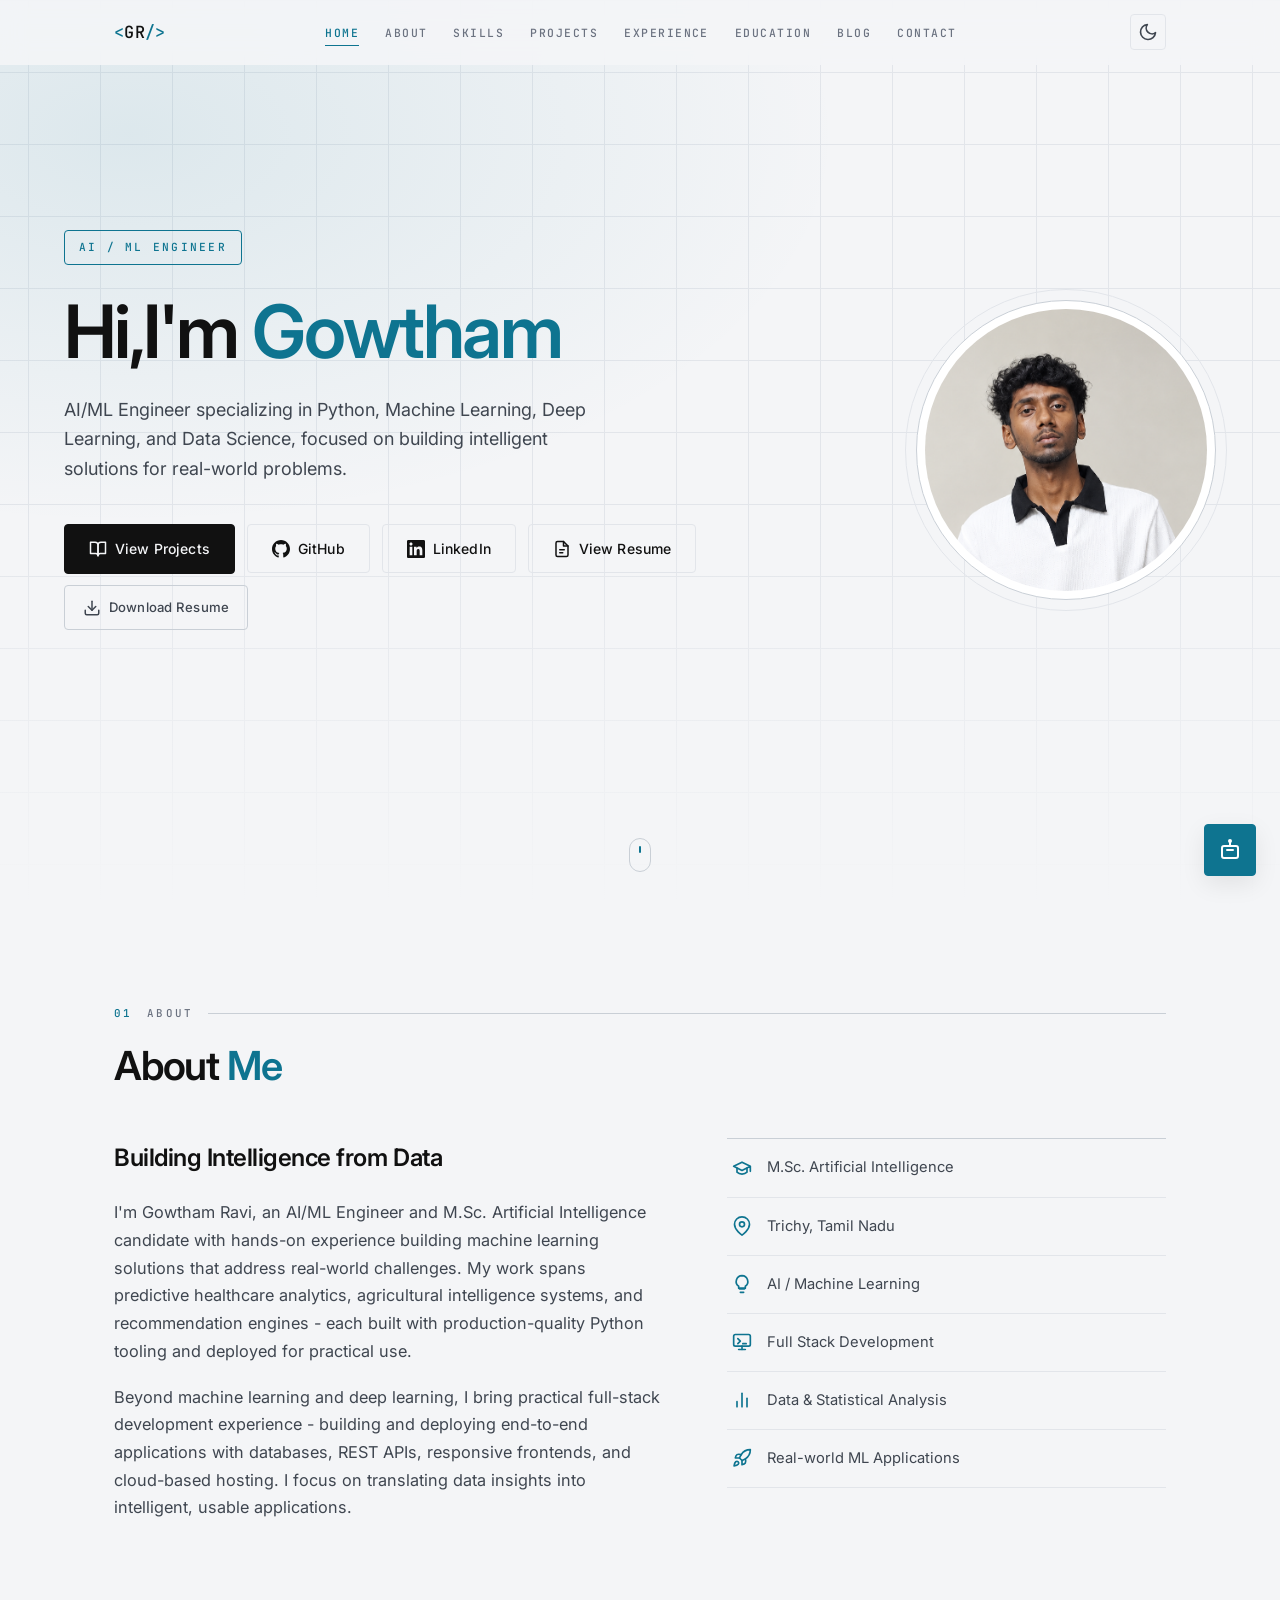
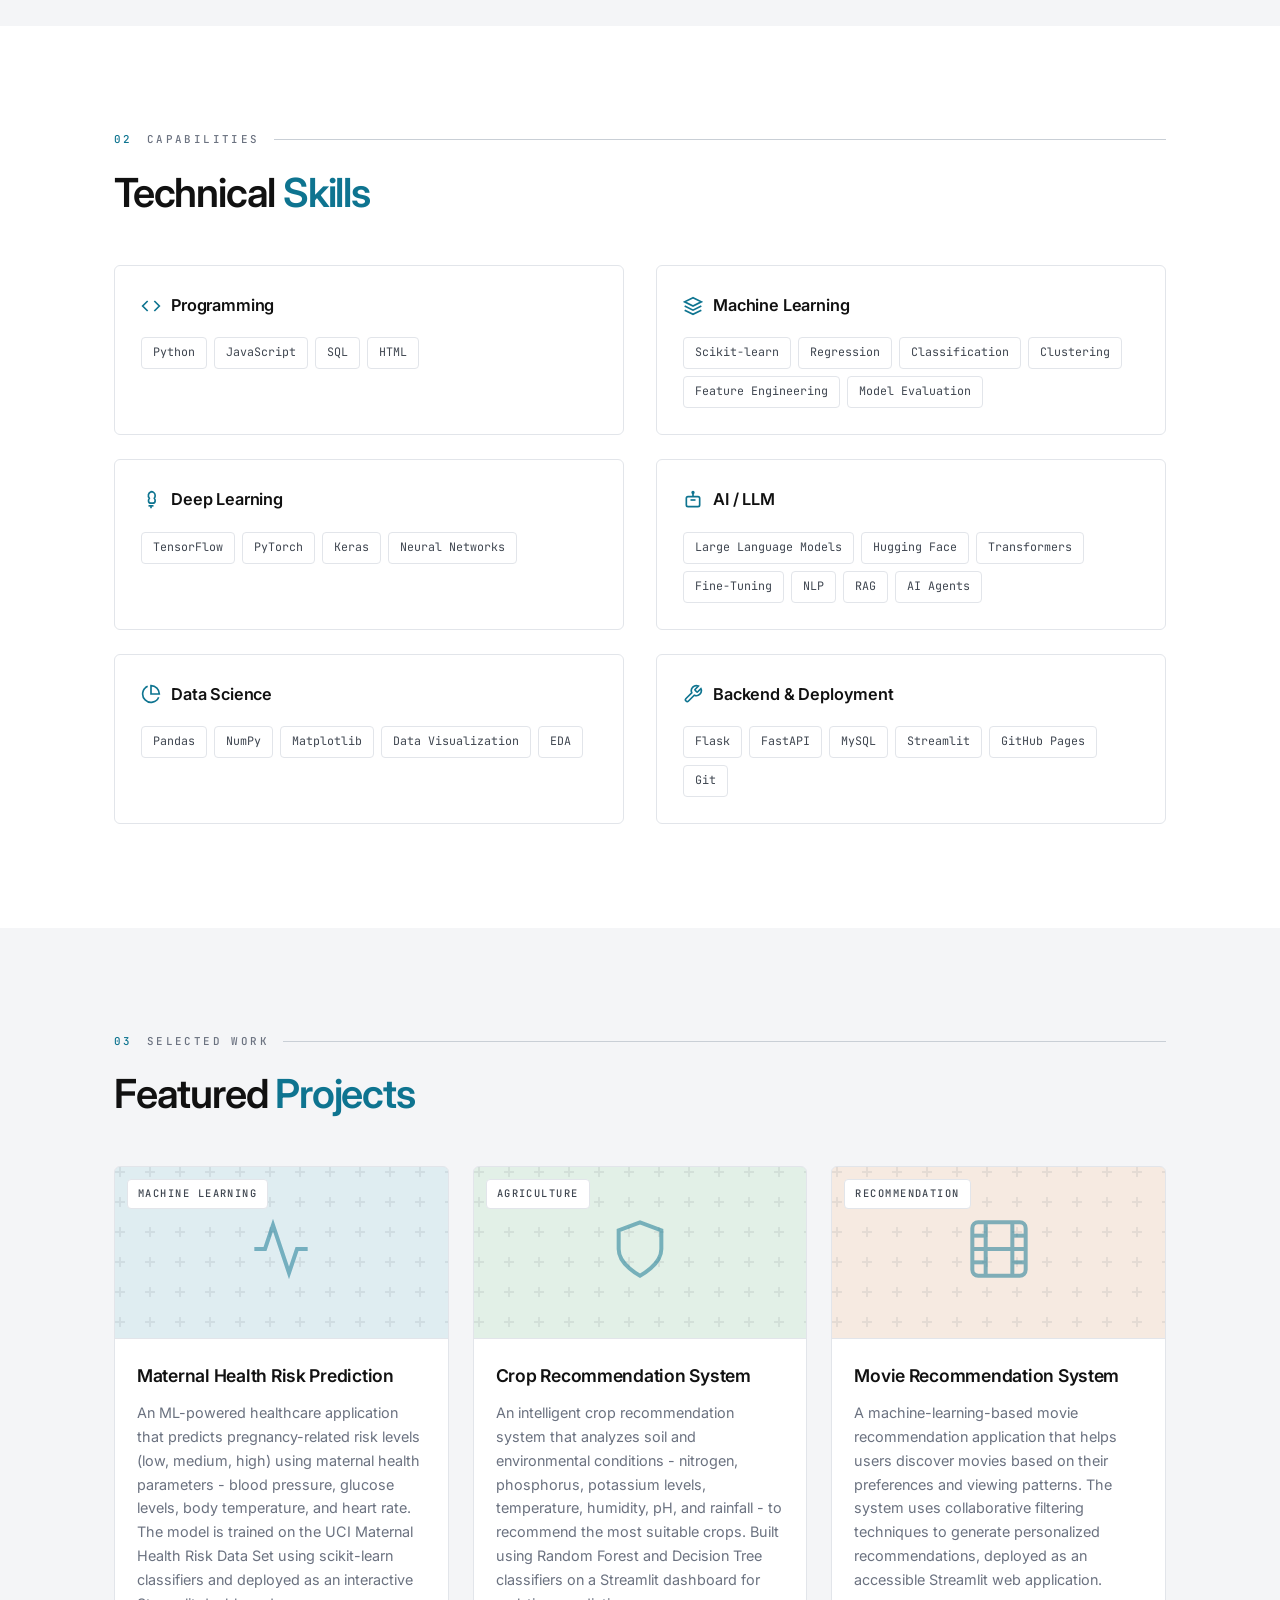
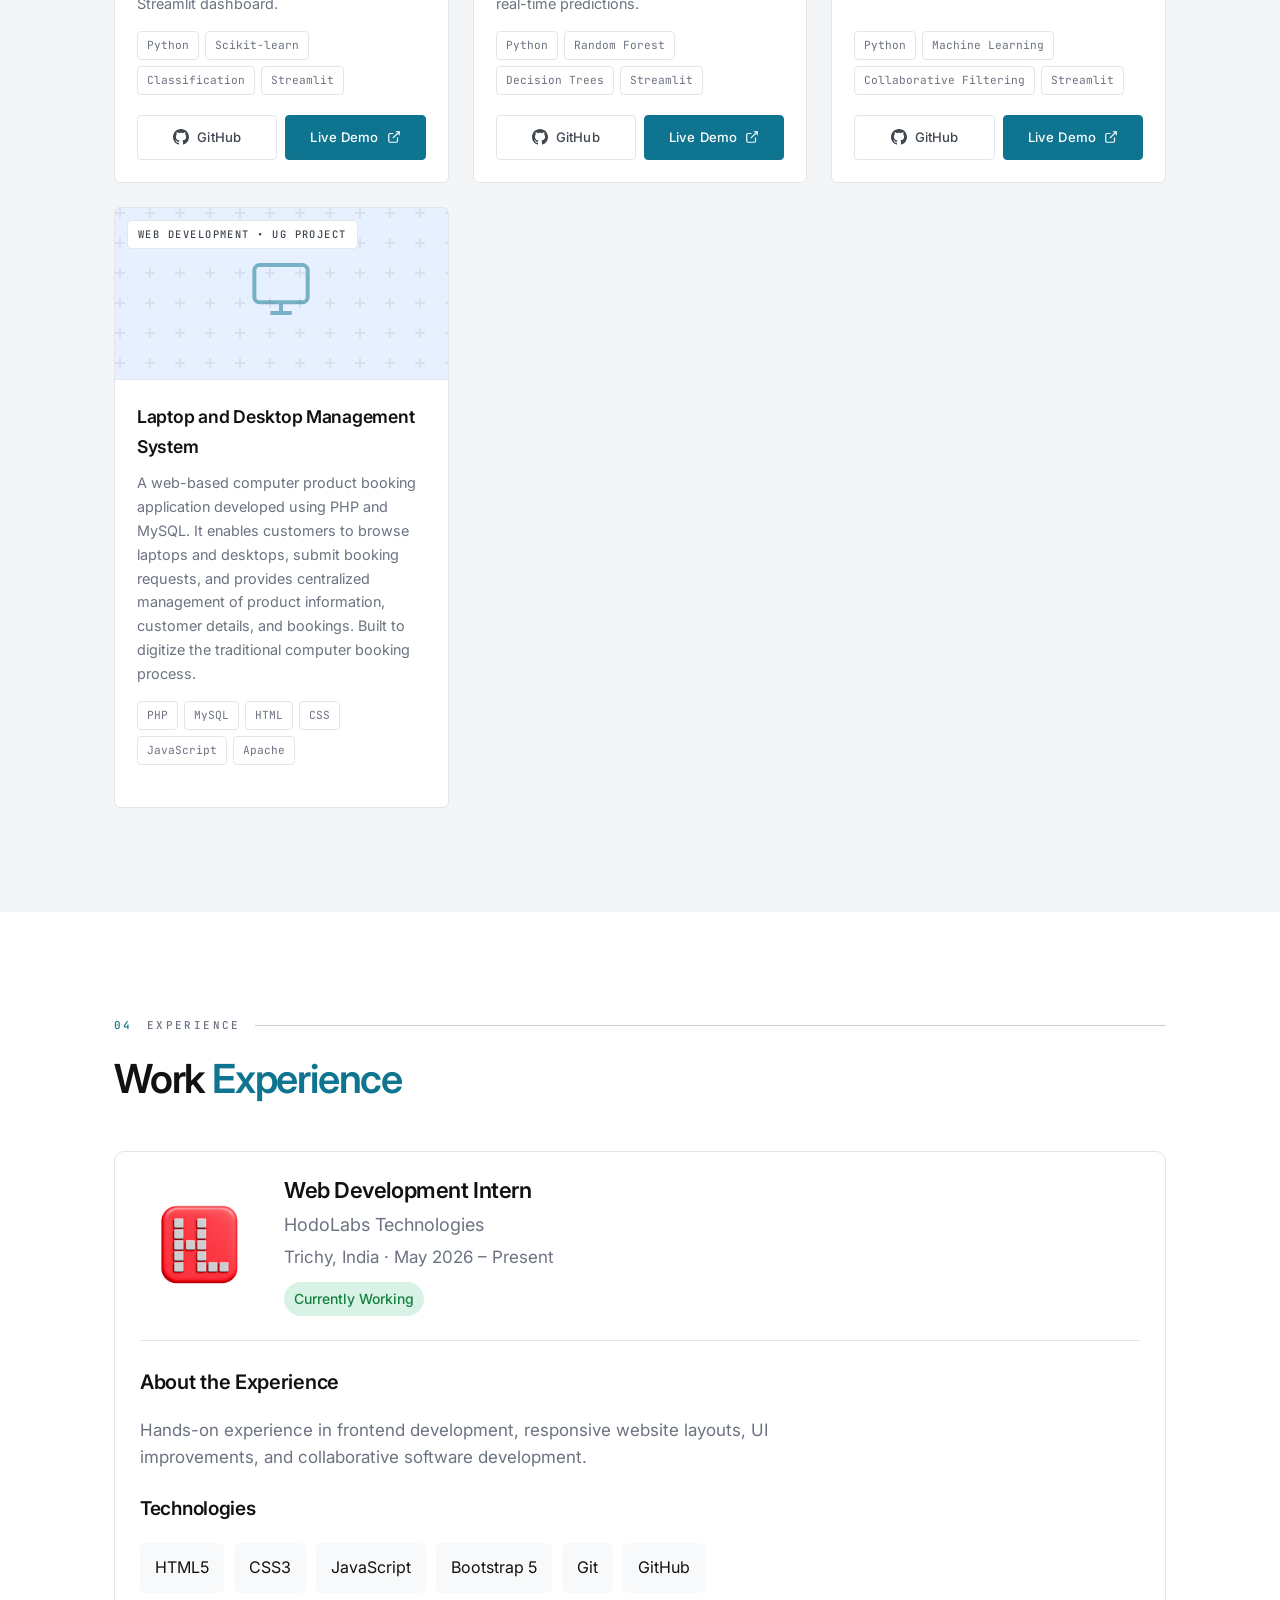
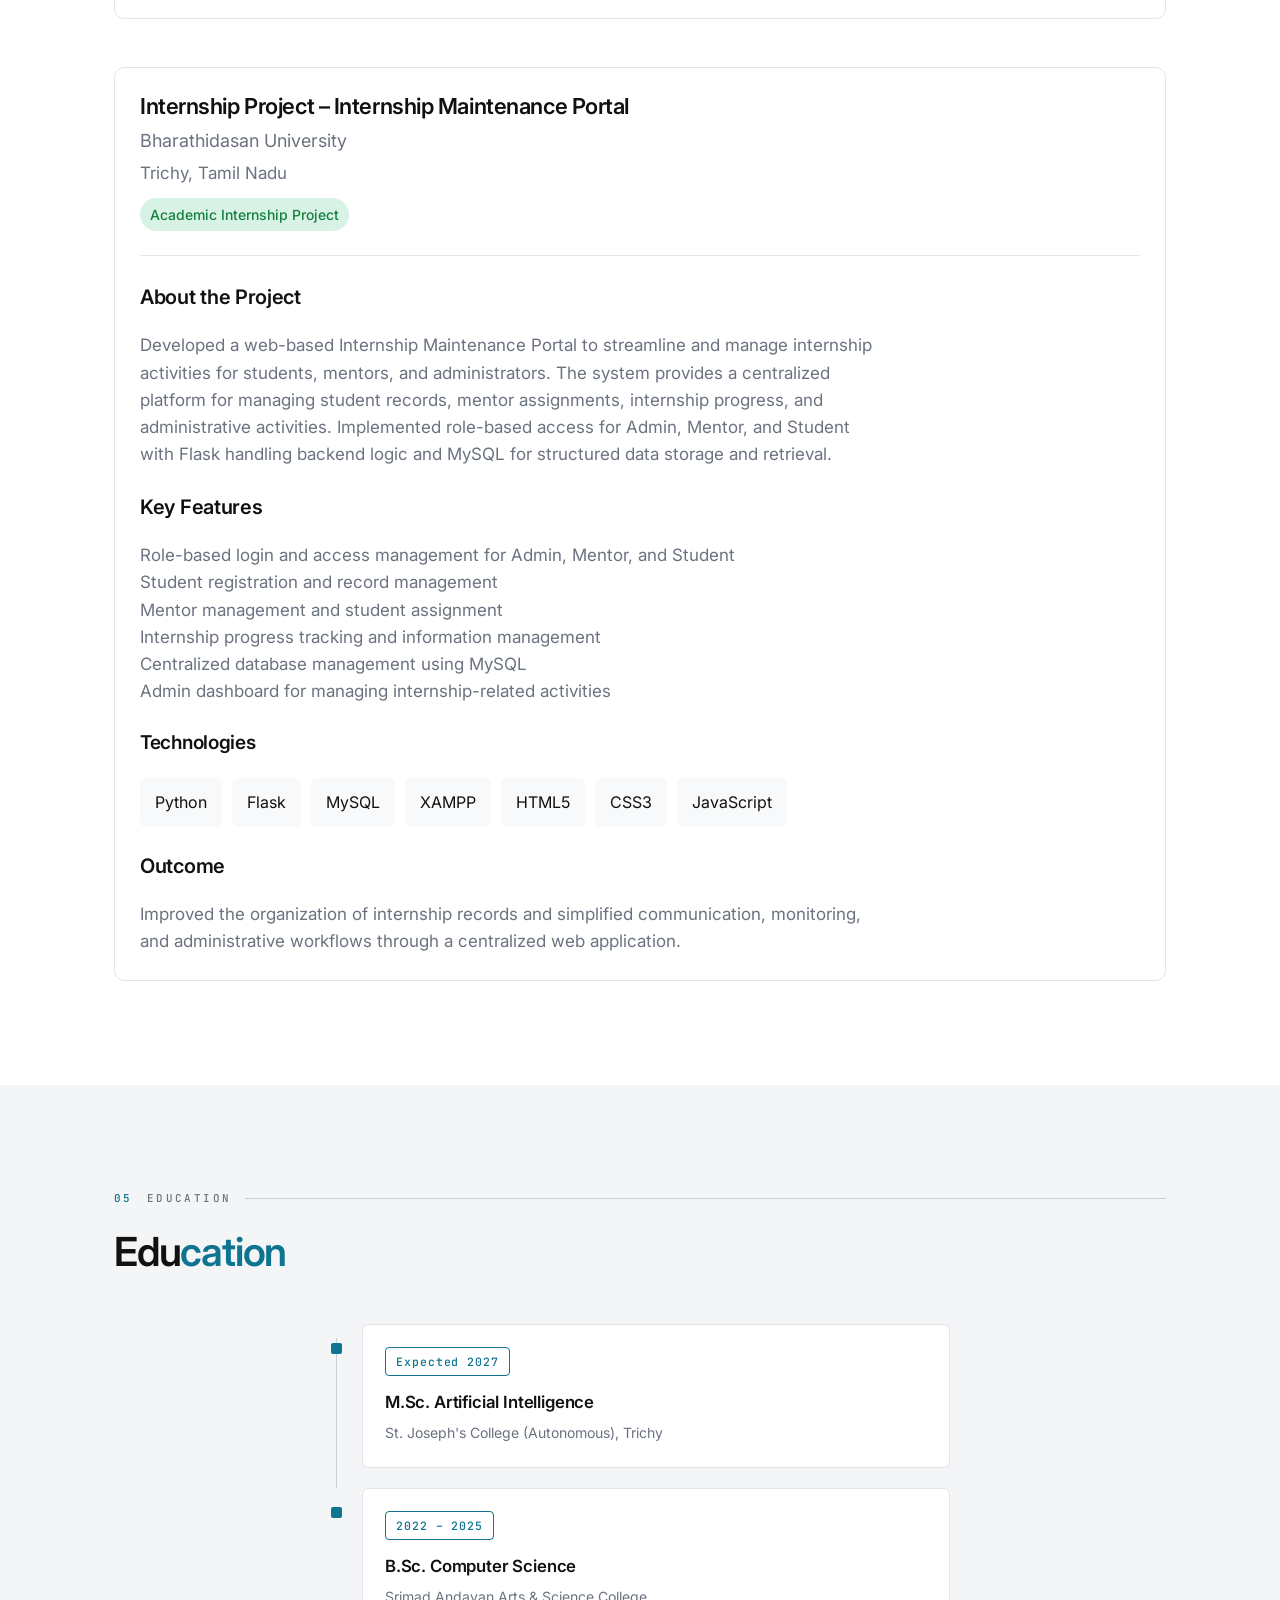
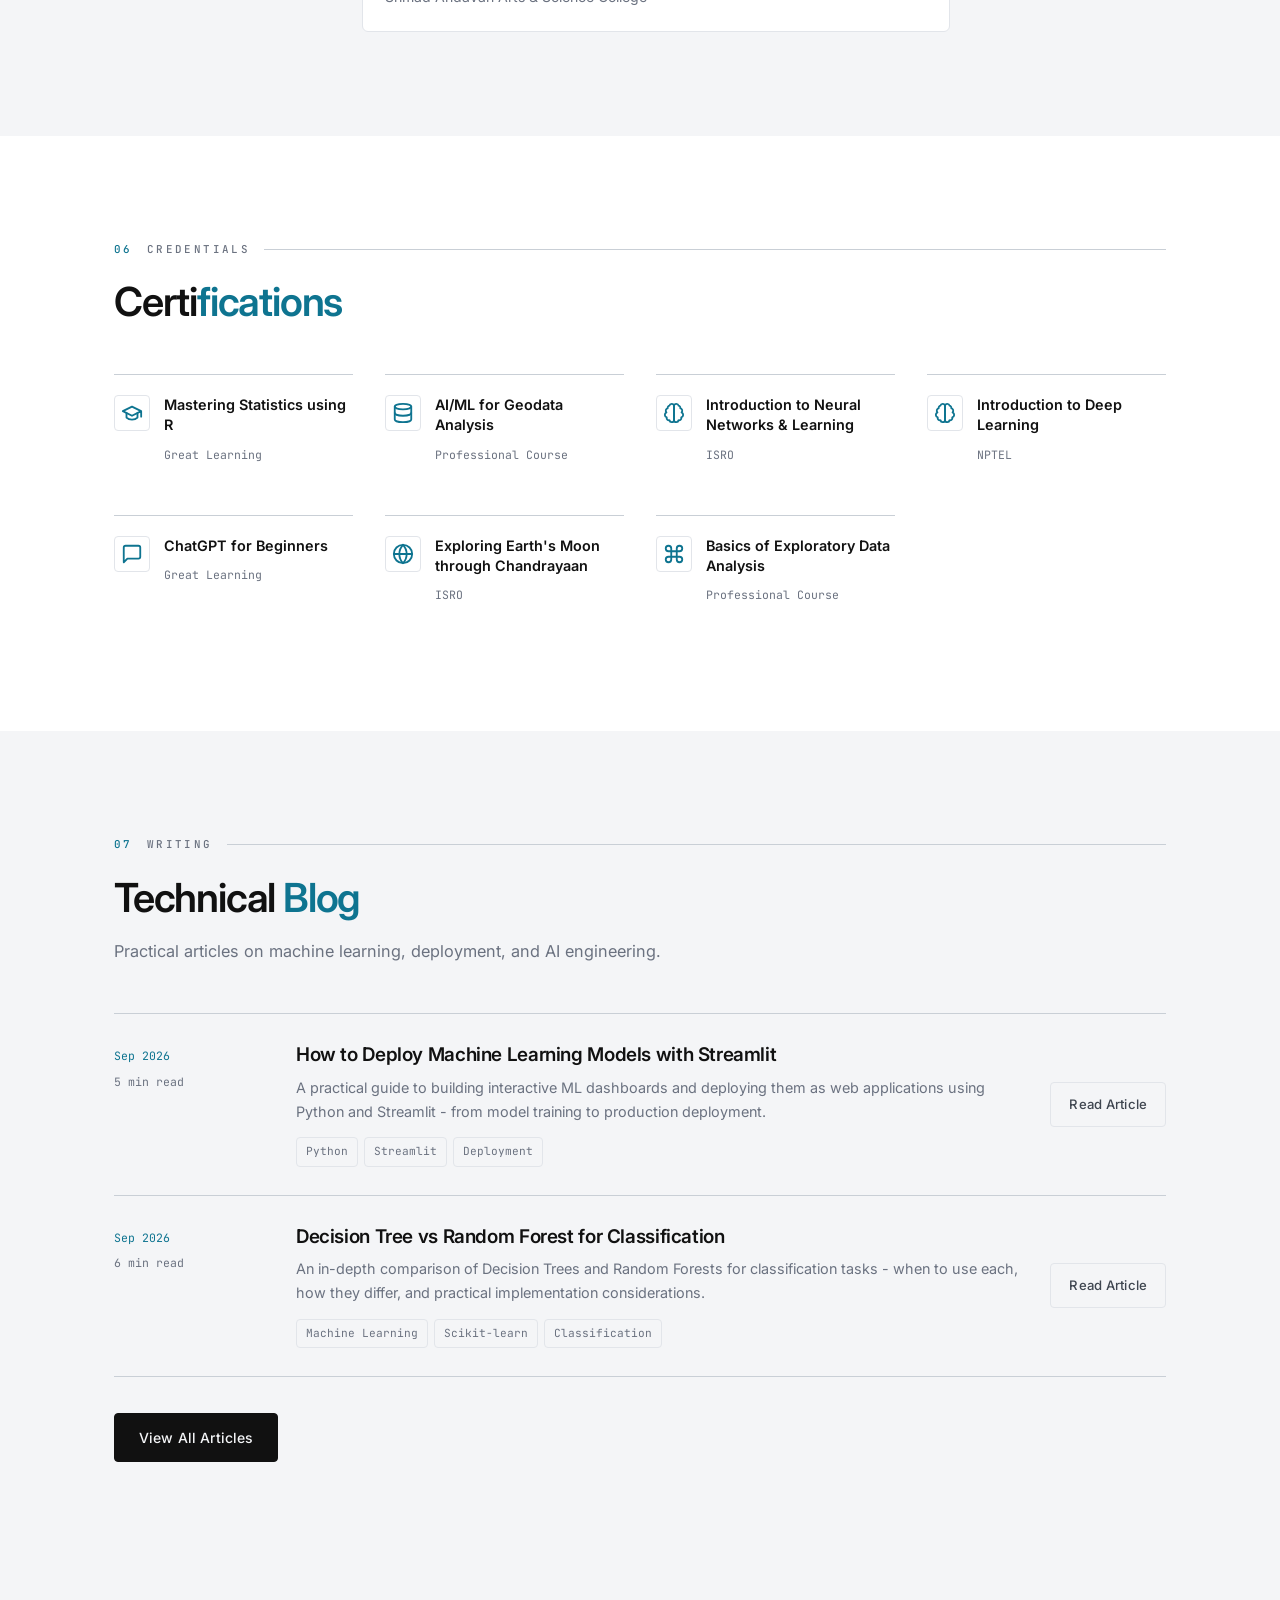
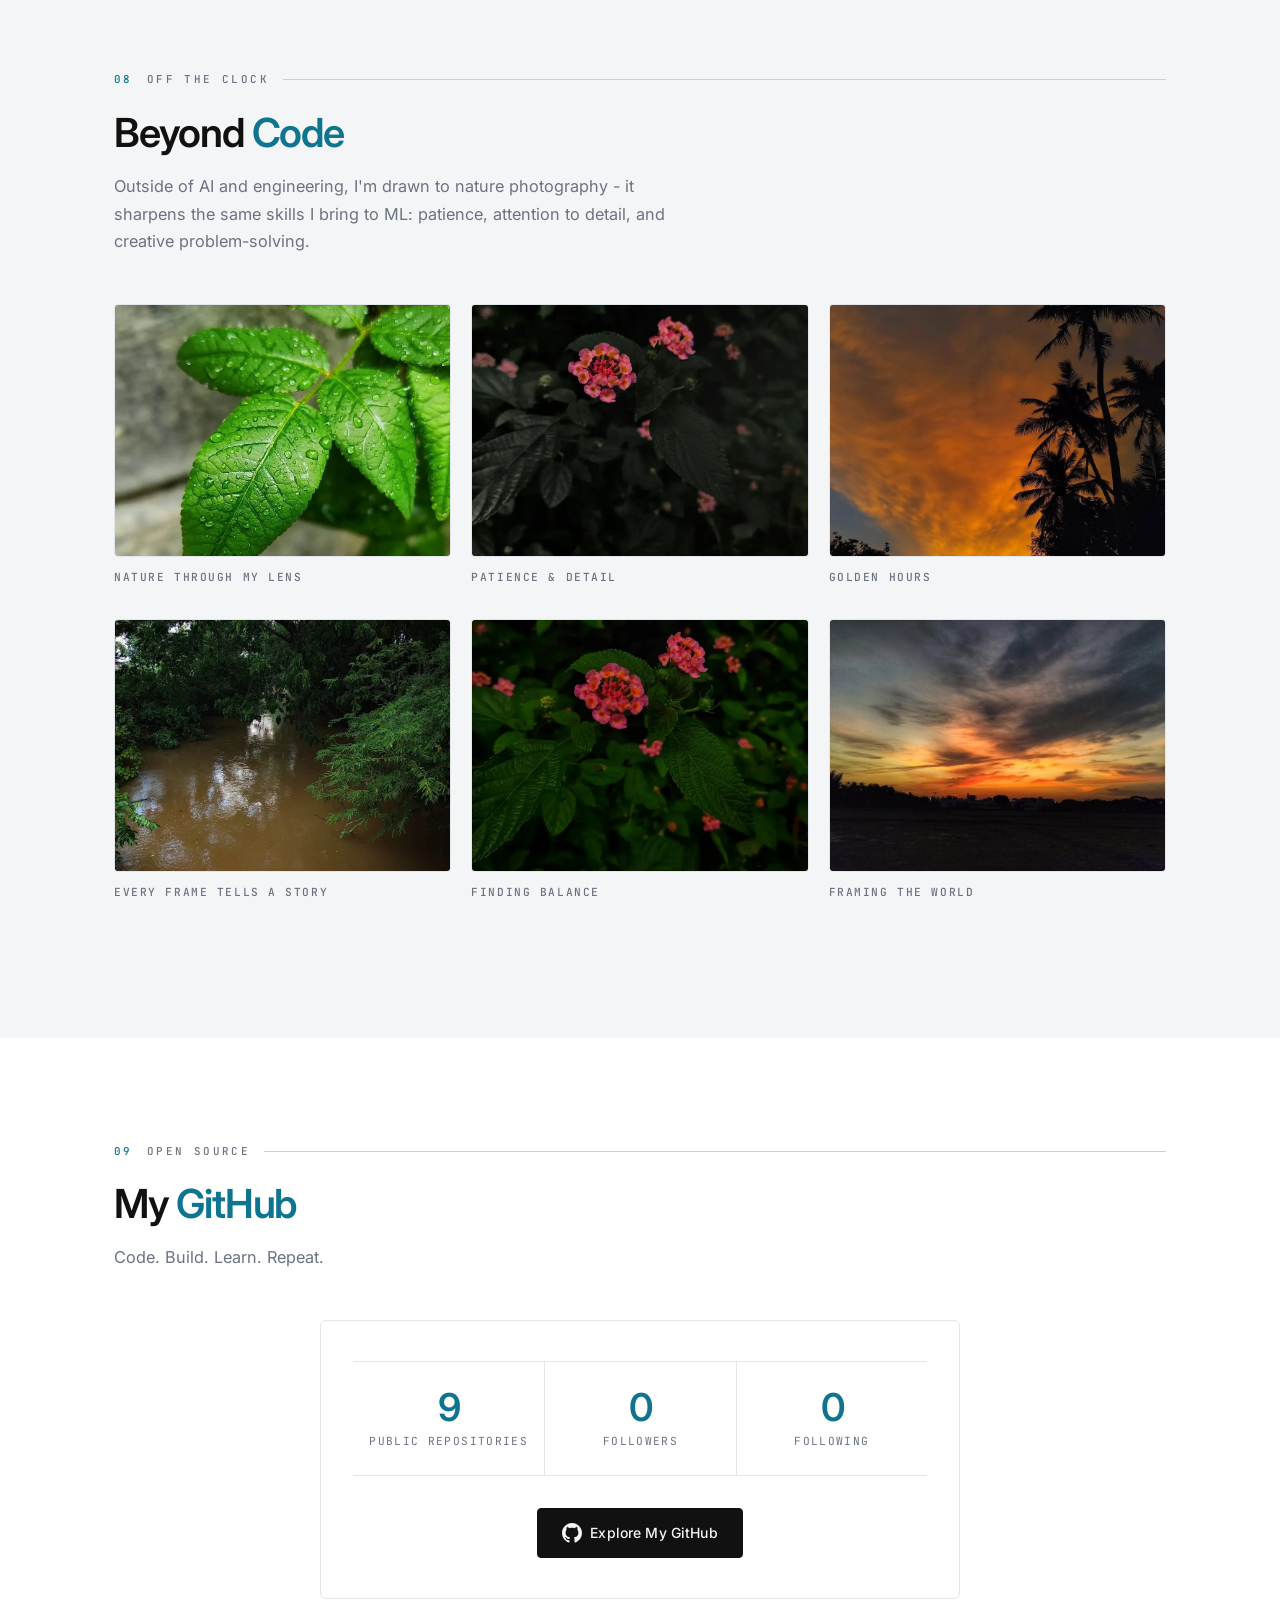
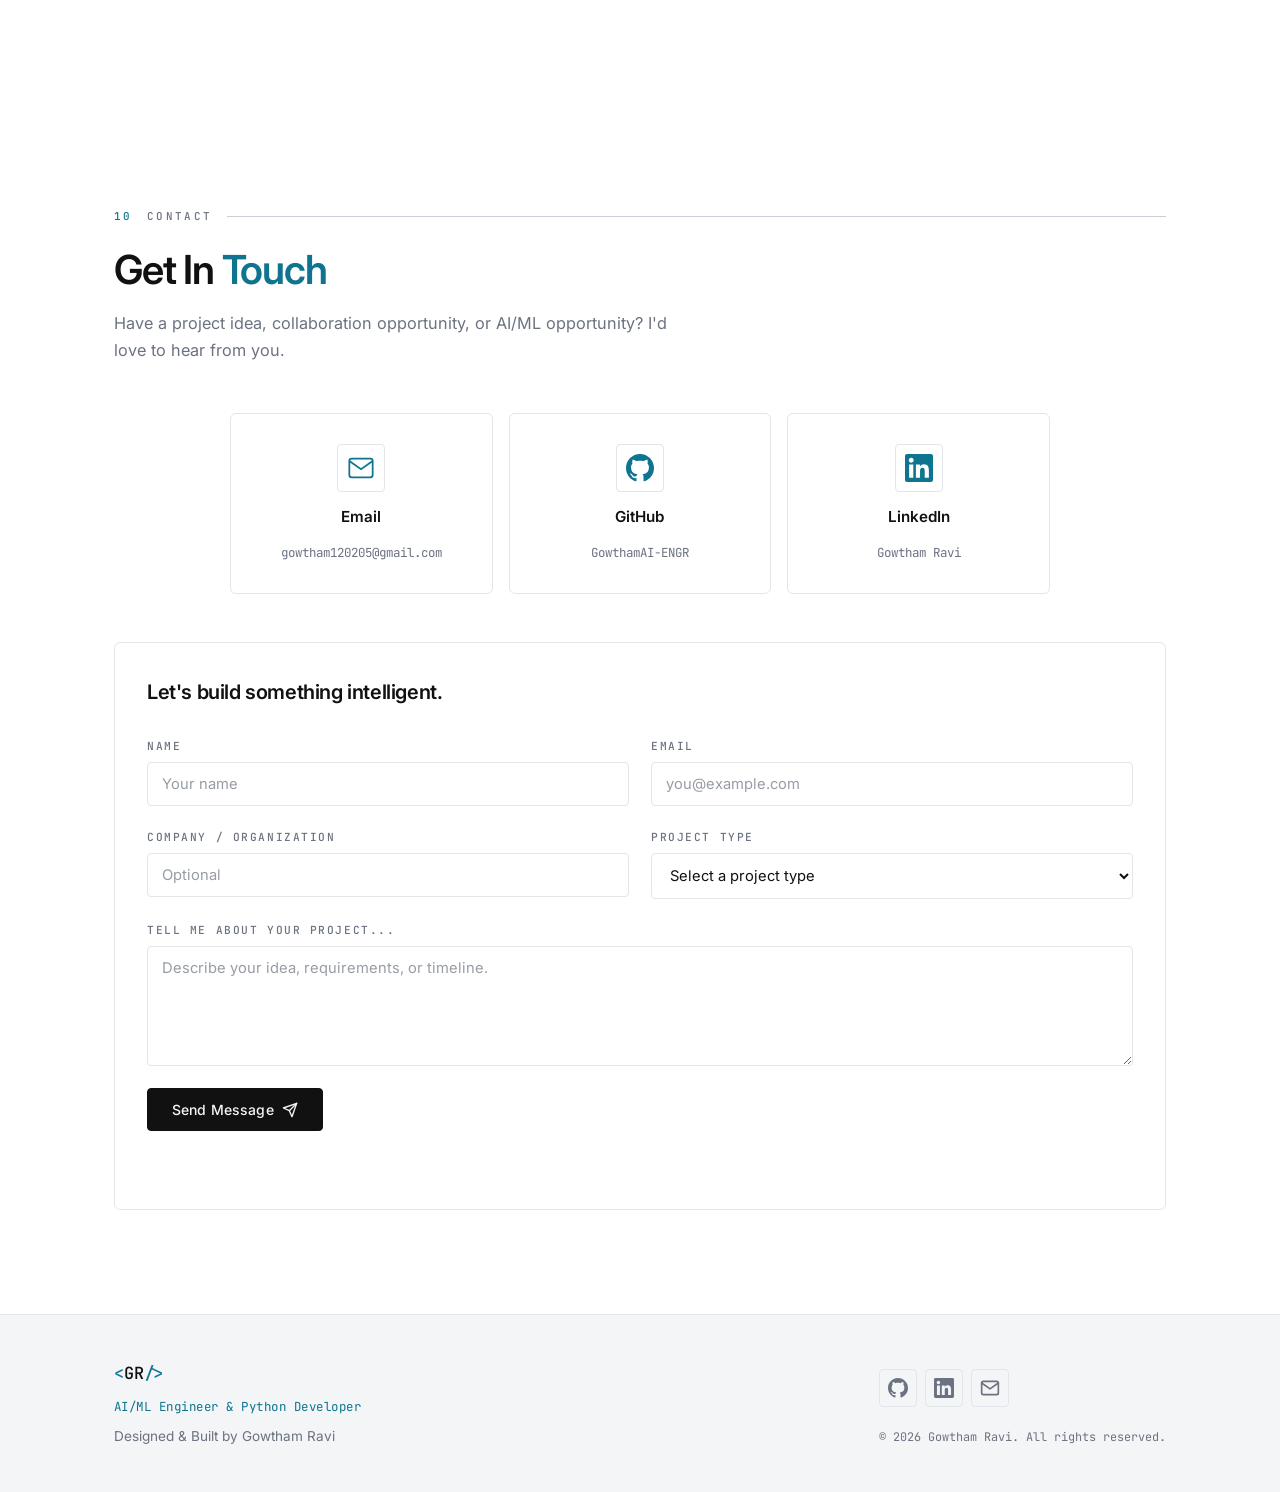
<file: index.html>
<!DOCTYPE html>
<html lang="en" data-theme="dark">
<head>
  <meta charset="UTF-8">
  <meta name="viewport" content="width=device-width, initial-scale=1.0">
  <title>Gowtham Ravi | AI/ML Engineer | Machine Learning &amp; Python Developer</title>
  <meta name="description" content="Gowtham Ravi is an AI/ML Engineer and Python Developer specializing in Machine Learning, Deep Learning, Data Science, and real-world AI applications. Explore projects, skills, experience, and technical work.">
  <meta name="keywords" content="Gowtham Ravi, AI/ML Engineer, Machine Learning, Deep Learning, Python, TensorFlow, PyTorch, Data Science, Portfolio, AI Engineer">
  <meta name="author" content="Gowtham Ravi">
  <meta name="robots" content="index, follow">
  <meta name="theme-color" content="#0D0F11">

  <!-- Canonical -->
  <link rel="canonical" href="https://gowthamai-engr.github.io/my-portfolio/">

  <!-- Open Graph -->
  <meta property="og:title" content="Gowtham Ravi | AI/ML Engineer | Machine Learning & Python Developer">
  <meta property="og:description" content="AI/ML Engineer specializing in Python, Machine Learning, Deep Learning, and Data Science. Building intelligent solutions for real-world problems.">
  <meta property="og:type" content="website">
  <meta property="og:url" content="https://gowthamai-engr.github.io/my-portfolio/">
  <meta property="og:image" content="https://gowthamai-engr.github.io/my-portfolio/assets/og-image.svg">
  <meta property="og:image:width" content="1200">
  <meta property="og:image:height" content="630">
  <meta property="og:site_name" content="Gowtham Ravi - AI/ML Engineer Portfolio">

  <!-- Twitter -->
  <meta name="twitter:card" content="summary_large_image">
  <meta name="twitter:title" content="Gowtham Ravi | AI/ML Engineer">
  <meta name="twitter:description" content="AI/ML Engineer specializing in Python, Machine Learning, Deep Learning, and Data Science.">
  <meta name="twitter:image" content="https://gowthamai-engr.github.io/my-portfolio/assets/og-image.svg">

  <!-- Structured Data - Person -->
  <script type="application/ld+json">
  {
    "@context": "https://schema.org",
    "@type": "Person",
    "name": "Gowtham Ravi",
    "jobTitle": "AI/ML Engineer",
    "description": "AI/ML Engineer and Python Developer specializing in Machine Learning, Deep Learning, Data Science, and real-world AI applications.",
    "email": "mailto:gowtham120205@gmail.com",
    "url": "https://gowthamai-engr.github.io/my-portfolio/",
    "image": "https://gowthamai-engr.github.io/my-portfolio/assets/og-image.svg",
    "sameAs": [
      "https://github.com/GowthamAI-ENGR",
      "https://www.linkedin.com/in/gowtham-ravi-12ph27b2532a6"
    ],
    "knowsAbout": [
      "Artificial Intelligence",
      "Machine Learning",
      "Deep Learning",
      "Python",
      "Data Science",
      "TensorFlow",
      "PyTorch",
      "Scikit-learn",
      "Natural Language Processing",
      "Neural Networks"
    ]
  }
  </script>

  <!-- Structured Data - WebSite -->
  <script type="application/ld+json">
  {
    "@context": "https://schema.org",
    "@type": "WebSite",
    "name": "Gowtham Ravi - AI/ML Engineer Portfolio",
    "url": "https://gowthamai-engr.github.io/my-portfolio/",
    "author": {
      "@type": "Person",
      "name": "Gowtham Ravi"
    }
  }
  </script>

  <!-- Fonts -->
  <link rel="preconnect" href="https://fonts.googleapis.com">
  <link rel="preconnect" href="https://fonts.gstatic.com" crossorigin>
  <link href="https://fonts.googleapis.com/css2?family=Inter:wght@300;400;500;600;700&family=JetBrains+Mono:wght@400;500&display=swap" rel="stylesheet">

  <!-- Stylesheet -->
  <link rel="stylesheet" href="css/style.css">
  <link rel="stylesheet" href="css/features.css">

  <script>
    (function () {
      try {
        var stored = localStorage.getItem('gr-theme');
        var prefersDark = window.matchMedia('(prefers-color-scheme: dark)').matches;
        var theme = stored === 'light' || stored === 'dark' ? stored : (prefersDark ? 'dark' : 'light');
        document.documentElement.setAttribute('data-theme', theme);
      } catch (e) {
        document.documentElement.setAttribute('data-theme', 'dark');
      }
    })();
  </script>

  <!-- Favicon -->
  <link rel="icon" type="image/svg+xml" href="assets/favicon.svg">
</head>
<body>

  <!-- Skip to Content (Accessibility) -->
  <a href="#home" class="skip-link">Skip to main content</a>

  <!-- Scroll Progress Bar -->
  <div class="scroll-progress" id="scrollProgress"></div>

  <!-- Navbar -->
  <nav class="navbar" id="navbar" aria-label="Primary">
    <div class="nav-container">
      <a href="#home" class="nav-logo">
        <span class="logo-bracket">&lt;</span>GR<span class="logo-bracket">/&gt;</span>
      </a>

      <ul class="nav-links" id="navLinks">
        <li><a href="#home" class="nav-link active">Home</a></li>
        <li><a href="#about" class="nav-link">About</a></li>
        <li><a href="#skills" class="nav-link">Skills</a></li>
        <li><a href="#projects" class="nav-link">Projects</a></li>
        <li><a href="#experience" class="nav-link">Experience</a></li>
        <li><a href="#education" class="nav-link">Education</a></li>
        <li><a href="#blog" class="nav-link">Blog</a></li>
        <li><a href="#contact" class="nav-link">Contact</a></li>
      </ul>

      <button class="theme-toggle" id="themeToggle" aria-label="Toggle color theme" title="Toggle theme">
        <svg class="theme-icon theme-icon-sun" width="20" height="20" viewBox="0 0 24 24" fill="none" stroke="currentColor" stroke-width="2" stroke-linecap="round" stroke-linejoin="round"><circle cx="12" cy="12" r="5"/><line x1="12" y1="1" x2="12" y2="3"/><line x1="12" y1="21" x2="12" y2="23"/><line x1="4.22" y1="4.22" x2="5.64" y2="5.64"/><line x1="18.36" y1="18.36" x2="19.78" y2="19.78"/><line x1="1" y1="12" x2="3" y2="12"/><line x1="21" y1="12" x2="23" y2="12"/><line x1="4.22" y1="19.78" x2="5.64" y2="18.36"/><line x1="18.36" y1="5.64" x2="19.78" y2="4.22"/></svg>
        <svg class="theme-icon theme-icon-moon" width="20" height="20" viewBox="0 0 24 24" fill="none" stroke="currentColor" stroke-width="2" stroke-linecap="round" stroke-linejoin="round"><path d="M21 12.79A9 9 0 1 1 11.21 3 7 7 0 0 0 21 12.79z"/></svg>
      </button>

      <button class="hamburger" id="hamburger" aria-label="Toggle menu">
        <span></span>
        <span></span>
        <span></span>
      </button>
    </div>
  </nav>

  <!-- Hero Section -->
  <section class="hero" id="home">
    <div class="hero-overlay" aria-hidden="true"></div>
    <div class="hero-content">
      <div class="hero-text">
        <div class="hero-badge">AI / ML Engineer</div>
        <h1 class="hero-title">
          Hi, I'm&nbsp;  <span class="gradient-text">Gowtham</span>
        </h1>
        <p class="hero-subtitle">
          AI/ML Engineer specializing in Python, Machine Learning, Deep Learning, and Data Science, focused on building intelligent solutions for real-world problems.
        </p>
        <div class="hero-buttons">
          <a href="#projects" class="btn btn-primary magnetic-btn">
          <svg width="18" height="18" viewBox="0 0 24 24" fill="none" stroke="currentColor" stroke-width="2" stroke-linecap="round" stroke-linejoin="round"><path d="M2 3h6a4 4 0 0 1 4 4v14a3 3 0 0 0-3-3H2z"/><path d="M22 3h-6a4 4 0 0 0-4 4v14a3 3 0 0 1 3-3h7z"/></svg>
          View Projects
        </a>
        <a href="https://github.com/GowthamAI-ENGR" target="_blank" rel="noopener" class="btn btn-secondary">
          <svg width="18" height="18" viewBox="0 0 24 24" fill="currentColor"><path d="M12 0c-6.626 0-12 5.373-12 12 0 5.302 3.438 9.8 8.207 11.387.599.111.793-.261.793-.577v-2.234c-3.338.726-4.033-1.416-4.033-1.416-.546-1.387-1.333-1.756-1.333-1.756-1.089-.745.083-.729.083-.729 1.205.084 1.839 1.237 1.839 1.237 1.07 1.834 2.807 1.304 3.492.997.107-.775.418-1.305.762-1.604-2.665-.305-5.467-1.334-5.467-5.931 0-1.311.469-2.381 1.236-3.221-.124-.303-.535-1.524.117-3.176 0 0 1.008-.322 3.301 1.23.957-.266 1.983-.399 3.003-.404 1.02.005 2.047.138 3.006.404 2.291-1.552 3.297-1.23 3.297-1.23.653 1.653.242 2.874.118 3.176.77.84 1.235 1.911 1.235 3.221 0 4.609-2.807 5.624-5.479 5.921.43.372.823 1.102.823 2.222v3.293c0 .319.192.694.801.576 4.765-1.589 8.199-6.086 8.199-11.386 0-6.627-5.373-12-12-12z"/></svg>
          GitHub
        </a>
        <a href="https://www.linkedin.com/in/gowtham-ravi-12ph27b2532a6" target="_blank" rel="noopener" class="btn btn-secondary">
          <svg width="18" height="18" viewBox="0 0 24 24" fill="currentColor"><path d="M20.447 20.452h-3.554v-5.569c0-1.328-.027-3.037-1.852-3.037-1.853 0-2.136 1.445-2.136 2.939v5.667H9.351V9h3.414v1.561h.046c.477-.9 1.637-1.85 3.37-1.85 3.601 0 4.267 2.37 4.267 5.455v6.286zM5.337 7.433c-1.144 0-2.063-.926-2.063-2.065 0-1.138.92-2.063 2.063-2.063 1.14 0 2.064.925 2.064 2.063 0 1.139-.925 2.065-2.064 2.065zm1.782 13.019H3.555V9h3.564v11.452zM22.225 0H1.771C.792 0 0 .774 0 1.729v20.542C0 23.227.792 24 1.771 24h20.451C23.2 24 24 23.227 24 22.271V1.729C24 .774 23.2 0 22.222 0h.003z"/></svg>
          LinkedIn
        </a>
        <button type="button" class="btn btn-secondary" id="openResumeBtn">
          <svg width="18" height="18" viewBox="0 0 24 24" fill="none" stroke="currentColor" stroke-width="2" stroke-linecap="round" stroke-linejoin="round"><path d="M14 2H6a2 2 0 0 0-2 2v16a2 2 0 0 0 2 2h12a2 2 0 0 0 2-2V8z"/><polyline points="14 2 14 8 20 8"/><line x1="9" y1="13" x2="15" y2="13"/><line x1="9" y1="17" x2="13" y2="17"/></svg>
          View Resume
        </button>
        <a href="assets/resume.pdf" class="btn btn-outline" download>
          <svg width="18" height="18" viewBox="0 0 24 24" fill="none" stroke="currentColor" stroke-width="2" stroke-linecap="round" stroke-linejoin="round"><path d="M21 15v4a2 2 0 0 1-2 2H5a2 2 0 0 1-2-2v-4"/><polyline points="7 10 12 15 17 10"/><line x1="12" y1="15" x2="12" y2="3"/></svg>
          Download Resume
        </a>
      </div>
      </div>
      <figure class="hero-profile">
        <div class="hero-profile-ring">
          <img src="assets/profile.png" alt="Gowtham Ravi, AI/ML Engineer" width="821" height="660" fetchpriority="high" decoding="async">
          </div>
      </figure>
    </div>
    <div class="scroll-indicator">
      <div class="mouse">
        <div class="wheel"></div>
      </div>
    </div>
  </section>

  <!-- About Section -->
  <section class="section" id="about">
    <div class="container">
      <div class="section-head reveal">
        <p class="section-eyebrow"><span class="eyebrow-index">01</span> About</p>
        <h2 class="section-title">About <span class="gradient-text">Me</span></h2>
      </div>
      <div class="about-grid">
        <div class="about-text reveal">
          <h3>Building Intelligence from Data</h3>
          <p>
            I'm Gowtham Ravi, an AI/ML Engineer and M.Sc. Artificial Intelligence candidate with hands-on experience building machine learning solutions that address real-world challenges. My work spans predictive healthcare analytics, agricultural intelligence systems, and recommendation engines - each built with production-quality Python tooling and deployed for practical use.
          </p>
          <p>
            Beyond machine learning and deep learning, I bring practical full-stack development experience - building and deploying end-to-end applications with databases, REST APIs, responsive frontends, and cloud-based hosting. I focus on translating data insights into intelligent, usable applications.
          </p>
        </div>
        <div class="about-highlights reveal">
          <div class="highlight-item">
            <span class="highlight-icon"><svg width="20" height="20" viewBox="0 0 24 24" fill="none" stroke="currentColor" stroke-width="2" stroke-linecap="round" stroke-linejoin="round"><path d="M22 10v6M2 10l10-5 10 5-10 5z"/><path d="M6 12v5c3 3 9 3 12 0v-5"/></svg></span>
            <span>M.Sc. Artificial Intelligence</span>
          </div>
          <div class="highlight-item">
            <span class="highlight-icon"><svg width="20" height="20" viewBox="0 0 24 24" fill="none" stroke="currentColor" stroke-width="2" stroke-linecap="round" stroke-linejoin="round"><path d="M21 10c0 7-9 13-9 13s-9-6-9-13a9 9 0 0 1 18 0z"/><circle cx="12" cy="10" r="3"/></svg></span>
            <span>Trichy, Tamil Nadu</span>
          </div>
          <div class="highlight-item">
            <span class="highlight-icon"><svg width="20" height="20" viewBox="0 0 24 24" fill="none" stroke="currentColor" stroke-width="2" stroke-linecap="round" stroke-linejoin="round"><path d="M9 18h6"/><path d="M10 22h4"/><path d="M12 2a7 7 0 0 0-4 12.7V17h8v-2.3A7 7 0 0 0 12 2z"/></svg></span>
            <span>AI / Machine Learning</span>
          </div>
          <div class="highlight-item">
            <span class="highlight-icon"><svg width="20" height="20" viewBox="0 0 24 24" fill="none" stroke="currentColor" stroke-width="2" stroke-linecap="round" stroke-linejoin="round"><rect x="2" y="3" width="20" height="14" rx="2"/><line x1="8" y1="21" x2="16" y2="21"/><line x1="12" y1="17" x2="12" y2="21"/><polyline points="7 8 10 11 7 14"/><line x1="13" y1="14" x2="17" y2="14"/></svg></span>
            <span>Full Stack Development</span>
          </div>
          <div class="highlight-item">
            <span class="highlight-icon"><svg width="20" height="20" viewBox="0 0 24 24" fill="none" stroke="currentColor" stroke-width="2" stroke-linecap="round" stroke-linejoin="round"><line x1="18" y1="20" x2="18" y2="10"/><line x1="12" y1="20" x2="12" y2="4"/><line x1="6" y1="20" x2="6" y2="14"/></svg></span>
            <span>Data &amp; Statistical Analysis</span>
          </div>
          <div class="highlight-item">
            <span class="highlight-icon"><svg width="20" height="20" viewBox="0 0 24 24" fill="none" stroke="currentColor" stroke-width="2" stroke-linecap="round" stroke-linejoin="round"><path d="M4.5 16.5c-1.5 1.26-2 5-2 5s3.74-.5 5-2c.71-.84.7-2.13-.09-2.91a2.18 2.18 0 0 0-2.91-.09z"/><path d="M12 15l-3-3a22 22 0 0 1 2-3.95A12.88 12.88 0 0 1 22 2c0 2.72-.78 7.5-6 11a22.35 22.35 0 0 1-4 2z"/><path d="M9 12H4s.55-3.03 2-4c1.62-1.08 5 0 5 0"/><path d="M12 15v5s3.03-.55 4-2c1.08-1.62 0-5 0-5"/></svg></span>
            <span>Real-world ML Applications</span>
          </div>
        </div>
      </div>
    </div>
  </section>

  <!-- Skills Section -->
  <section class="section section-alt" id="skills">
    <div class="container">
      <div class="section-head reveal">
        <p class="section-eyebrow"><span class="eyebrow-index">02</span> Capabilities</p>
        <h2 class="section-title">Technical <span class="gradient-text">Skills</span></h2>
      </div>
      <div class="skills-grid">
        <div class="skill-category reveal">
          <h3 class="skill-category-title">
            <svg width="20" height="20" viewBox="0 0 24 24" fill="none" stroke="currentColor" stroke-width="2"><polyline points="16 18 22 12 16 6"/><polyline points="8 6 2 12 8 18"/></svg>
            Programming
          </h3>
          <div class="skill-tags">
            <span class="skill-tag">Python</span>
            <span class="skill-tag">JavaScript</span>
            <span class="skill-tag">SQL</span>
            <span class="skill-tag">HTML</span>
          </div>
        </div>
        <div class="skill-category reveal">
          <h3 class="skill-category-title">
            <svg width="20" height="20" viewBox="0 0 24 24" fill="none" stroke="currentColor" stroke-width="2"><path d="M12 2L2 7l10 5 10-5-10-5z"/><path d="M2 17l10 5 10-5"/><path d="M2 12l10 5 10-5"/></svg>
            Machine Learning
          </h3>
          <div class="skill-tags">
            <span class="skill-tag">Scikit-learn</span>
            <span class="skill-tag">Regression</span>
            <span class="skill-tag">Classification</span>
            <span class="skill-tag">Clustering</span>
            <span class="skill-tag">Feature Engineering</span>
            <span class="skill-tag">Model Evaluation</span>
          </div>
        </div>
        <div class="skill-category reveal">
          <h3 class="skill-category-title">
            <svg width="20" height="20" viewBox="0 0 24 24" fill="none" stroke="currentColor" stroke-width="2"><path d="M12 2a5 5 0 0 1 5 5c0 1.1-.4 2.1-1 2.9.6.8 1 1.8 1 2.9a3 3 0 0 1-3 3h-2a3 3 0 0 1-3-3c0-1.1.4-2.1 1-2.9A5 5 0 0 1 12 2z"/><path d="M12 22v-3"/><path d="M9 19h6"/></svg>
            Deep Learning
          </h3>
          <div class="skill-tags">
            <span class="skill-tag">TensorFlow</span>
            <span class="skill-tag">PyTorch</span>
            <span class="skill-tag">Keras</span>
            <span class="skill-tag">Neural Networks</span>
          </div>
        </div>
        <div class="skill-category reveal">
          <h3 class="skill-category-title">
            <svg width="20" height="20" viewBox="0 0 24 24" fill="none" stroke="currentColor" stroke-width="2"><rect x="4" y="8" width="16" height="12" rx="2"/><path d="M12 8V4"/><circle cx="12" cy="3" r="1"/><line x1="9" y1="12" x2="15" y2="12"/></svg>
            AI / LLM
          </h3>
          <div class="skill-tags">
            <span class="skill-tag">Large Language Models</span>
            <span class="skill-tag">Hugging Face</span>
            <span class="skill-tag">Transformers</span>
            <span class="skill-tag">Fine-Tuning</span>
            <span class="skill-tag">NLP</span>
            <span class="skill-tag">RAG</span>
            <span class="skill-tag">AI Agents</span>
          </div>
        </div>
        <div class="skill-category reveal">
          <h3 class="skill-category-title">
            <svg width="20" height="20" viewBox="0 0 24 24" fill="none" stroke="currentColor" stroke-width="2"><path d="M21.21 15.89A10 10 0 1 1 8 2.83"/><path d="M22 12A10 10 0 0 0 12 2v10z"/></svg>
            Data Science
          </h3>
          <div class="skill-tags">
            <span class="skill-tag">Pandas</span>
            <span class="skill-tag">NumPy</span>
            <span class="skill-tag">Matplotlib</span>
            <span class="skill-tag">Data Visualization</span>
            <span class="skill-tag">EDA</span>
          </div>
        </div>
        <div class="skill-category reveal">
          <h3 class="skill-category-title">
            <svg width="20" height="20" viewBox="0 0 24 24" fill="none" stroke="currentColor" stroke-width="2"><path d="M14.7 6.3a1 1 0 0 0 0 1.4l1.6 1.6a1 1 0 0 0 1.4 0l3.77-3.77a6 6 0 0 1-7.94 7.94l-6.91 6.91a2.12 2.12 0 0 1-3-3l6.91-6.91a6 6 0 0 1 7.94-7.94l-3.76 3.76z"/></svg>
            Backend &amp; Deployment
          </h3>
          <div class="skill-tags">
            <span class="skill-tag">Flask</span>
            <span class="skill-tag">FastAPI</span>
            <span class="skill-tag">MySQL</span>
            <span class="skill-tag">Streamlit</span>
            <span class="skill-tag">GitHub Pages</span>
            <span class="skill-tag">Git</span>
          </div>
        </div>
      </div>
    </div>
  </section>

  <!-- Projects Section -->
  <section class="section" id="projects">
    <div class="container">
      <div class="section-head reveal">
        <p class="section-eyebrow"><span class="eyebrow-index">03</span> Selected Work</p>
        <h2 class="section-title">Featured <span class="gradient-text">Projects</span></h2>
      </div>
      <div class="projects-grid">

        <!-- Project 1: Maternal Health -->
        <div class="project-card reveal">
          <div class="project-image" style="--card-gradient: rgba(14, 116, 144, 0.13);">
            <div class="project-image-inner">
              <svg width="64" height="64" viewBox="0 0 24 24" fill="none" stroke="currentColor" stroke-width="1.5" opacity="0.6"><path d="M22 12h-4l-3 9L9 3l-3 9H2"/></svg>
            </div>
            <div class="project-badge">Machine Learning</div>
          </div>
          <div class="project-content">
            <h3 class="project-title">Maternal Health Risk Prediction</h3>
            <p class="project-desc">
              An ML-powered healthcare application that predicts pregnancy-related risk levels (low, medium, high) using maternal health parameters - blood pressure, glucose levels, body temperature, and heart rate. The model is trained on the UCI Maternal Health Risk Data Set using scikit-learn classifiers and deployed as an interactive Streamlit dashboard.
            </p>
            <div class="project-tags">
              <span>Python</span>
              <span>Scikit-learn</span>
              <span>Classification</span>
              <span>Streamlit</span>
            </div>
            <div class="project-buttons">
              <a href="https://github.com/GowthamAI-ENGR/Pregnancy_Risk_Prediction" target="_blank" rel="noopener" class="btn btn-outline">
                <svg width="16" height="16" viewBox="0 0 24 24" fill="currentColor"><path d="M12 0c-6.626 0-12 5.373-12 12 0 5.302 3.438 9.8 8.207 11.387.599.111.793-.261.793-.577v-2.234c-3.338.726-4.033-1.416-4.033-1.416-.546-1.387-1.333-1.756-1.333-1.756-1.089-.745.083-.729.083-.729 1.205.084 1.839 1.237 1.839 1.237 1.07 1.834 2.807 1.304 3.492.997.107-.775.418-1.305.762-1.604-2.665-.305-5.467-1.334-5.467-5.931 0-1.311.469-2.381 1.236-3.221-.124-.303-.535-1.524.117-3.176 0 0 1.008-.322 3.301 1.23.957-.266 1.983-.399 3.003-.404 1.02.005 2.047.138 3.006.404 2.291-1.552 3.297-1.23 3.297-1.23.653 1.653.242 2.874.118 3.176.77.84 1.235 1.911 1.235 3.221 0 4.609-2.807 5.624-5.479 5.921.43.372.823 1.102.823 2.222v3.293c0 .319.192.694.801.576 4.765-1.589 8.199-6.086 8.199-11.386 0-6.627-5.373-12-12-12z"/></svg>
                GitHub
              </a>
              <a href="https://pregnancyriskprediction-1222.streamlit.app/" target="_blank" rel="noopener" class="btn btn-accent">
                Live Demo
                <svg width="14" height="14" viewBox="0 0 24 24" fill="none" stroke="currentColor" stroke-width="2"><path d="M18 13v6a2 2 0 0 1-2 2H5a2 2 0 0 1-2-2V8a2 2 0 0 1 2-2h6"/><polyline points="15 3 21 3 21 9"/><line x1="10" y1="14" x2="21" y2="3"/></svg>
              </a>
            </div>
          </div>
        </div>

        <!-- Project 2: Crop Recommendation -->
        <div class="project-card reveal">
          <div class="project-image" style="--card-gradient: rgba(21, 128, 61, 0.12);">
            <div class="project-image-inner">
              <svg width="64" height="64" viewBox="0 0 24 24" fill="none" stroke="currentColor" stroke-width="1.5" opacity="0.6"><path d="M12 22s8-4 8-10V5l-8-3-8 3v7c0 6 8 10 8 10z"/></svg>
            </div>
            <div class="project-badge">Agriculture</div>
          </div>
          <div class="project-content">
            <h3 class="project-title">Crop Recommendation System</h3>
            <p class="project-desc">
              An intelligent crop recommendation system that analyzes soil and environmental conditions - nitrogen, phosphorus, potassium levels, temperature, humidity, pH, and rainfall - to recommend the most suitable crops. Built using Random Forest and Decision Tree classifiers on a Streamlit dashboard for real-time predictions.
            </p>
            <div class="project-tags">
              <span>Python</span>
              <span>Random Forest</span>
              <span>Decision Trees</span>
              <span>Streamlit</span>
            </div>
            <div class="project-buttons">
              <a href="https://github.com/GowthamAI-ENGR/crop-recommendation-system" target="_blank" rel="noopener" class="btn btn-outline">
                <svg width="16" height="16" viewBox="0 0 24 24" fill="currentColor"><path d="M12 0c-6.626 0-12 5.373-12 12 0 5.302 3.438 9.8 8.207 11.387.599.111.793-.261.793-.577v-2.234c-3.338.726-4.033-1.416-4.033-1.416-.546-1.387-1.333-1.756-1.333-1.756-1.089-.745.083-.729.083-.729 1.205.084 1.839 1.237 1.839 1.237 1.07 1.834 2.807 1.304 3.492.997.107-.775.418-1.305.762-1.604-2.665-.305-5.467-1.334-5.467-5.931 0-1.311.469-2.381 1.236-3.221-.124-.303-.535-1.524.117-3.176 0 0 1.008-.322 3.301 1.23.957-.266 1.983-.399 3.003-.404 1.02.005 2.047.138 3.006.404 2.291-1.552 3.297-1.23 3.297-1.23.653 1.653.242 2.874.118 3.176.77.84 1.235 1.911 1.235 3.221 0 4.609-2.807 5.624-5.479 5.921.43.372.823 1.102.823 2.222v3.293c0 .319.192.694.801.576 4.765-1.589 8.199-6.086 8.199-11.386 0-6.627-5.373-12-12-12z"/></svg>
                GitHub
              </a>
              <a href="https://crop-recommendation-system-2222.streamlit.app/" target="_blank" rel="noopener" class="btn btn-accent">
                Live Demo
                <svg width="14" height="14" viewBox="0 0 24 24" fill="none" stroke="currentColor" stroke-width="2"><path d="M18 13v6a2 2 0 0 1-2 2H5a2 2 0 0 1-2-2V8a2 2 0 0 1 2-2h6"/><polyline points="15 3 21 3 21 9"/><line x1="10" y1="14" x2="21" y2="3"/></svg>
              </a>
            </div>
          </div>
        </div>

        <!-- Project 3: Movie Recommendation -->
        <div class="project-card reveal">
          <div class="project-image" style="--card-gradient: rgba(180, 83, 9, 0.12);">
            <div class="project-image-inner">
              <svg width="64" height="64" viewBox="0 0 24 24" fill="none" stroke="currentColor" stroke-width="1.5" opacity="0.6"><rect x="2" y="2" width="20" height="20" rx="2.18" ry="2.18"/><line x1="7" y1="2" x2="7" y2="22"/><line x1="17" y1="2" x2="17" y2="22"/><line x1="2" y1="12" x2="22" y2="12"/><line x1="2" y1="7" x2="7" y2="7"/><line x1="2" y1="17" x2="7" y2="17"/><line x1="17" y1="17" x2="22" y2="17"/><line x1="17" y1="7" x2="22" y2="7"/></svg>
            </div>
            <div class="project-badge">Recommendation</div>
          </div>
          <div class="project-content">
            <h3 class="project-title">Movie Recommendation System</h3>
            <p class="project-desc">
              A machine-learning-based movie recommendation application that helps users discover movies based on their preferences and viewing patterns. The system uses collaborative filtering techniques to generate personalized recommendations, deployed as an accessible Streamlit web application.
            </p>
            <div class="project-tags">
              <span>Python</span>
              <span>Machine Learning</span>
              <span>Collaborative Filtering</span>
              <span>Streamlit</span>
            </div>
            <div class="project-buttons">
              <a href="https://github.com/GowthamAI-ENGR/Movie_recommendation_system" target="_blank" rel="noopener" class="btn btn-outline">
                <svg width="16" height="16" viewBox="0 0 24 24" fill="currentColor"><path d="M12 0c-6.626 0-12 5.373-12 12 0 5.302 3.438 9.8 8.207 11.387.599.111.793-.261.793-.577v-2.234c-3.338.726-4.033-1.416-4.033-1.416-.546-1.387-1.333-1.756-1.333-1.756-1.089-.745.083-.729.083-.729 1.205.084 1.839 1.237 1.839 1.237 1.07 1.834 2.807 1.304 3.492.997.107-.775.418-1.305.762-1.604-2.665-.305-5.467-1.334-5.467-5.931 0-1.311.469-2.381 1.236-3.221-.124-.303-.535-1.524.117-3.176 0 0 1.008-.322 3.301 1.23.957-.266 1.983-.399 3.003-.404 1.02.005 2.047.138 3.006.404 2.291-1.552 3.297-1.23 3.297-1.23.653 1.653.242 2.874.118 3.176.77.84 1.235 1.911 1.235 3.221 0 4.609-2.807 5.624-5.479 5.921.43.372.823 1.102.823 2.222v3.293c0 .319.192.694.801.576 4.765-1.589 8.199-6.086 8.199-11.386 0-6.627-5.373-12-12-12z"/></svg>
                GitHub
              </a>
              <a href="https://movierecommendationsystem-govi.streamlit.app/" target="_blank" rel="noopener" class="btn btn-accent">
                Live Demo
                <svg width="14" height="14" viewBox="0 0 24 24" fill="none" stroke="currentColor" stroke-width="2"><path d="M18 13v6a2 2 0 0 1-2 2H5a2 2 0 0 1-2-2V8a2 2 0 0 1 2-2h6"/><polyline points="15 3 21 3 21 9"/><line x1="10" y1="14" x2="21" y2="3"/></svg>
              </a>
            </div>
          </div>
        </div>

        <!-- Project 4: Laptop and Desktop Management System -->
        <div class="project-card reveal">
          <div class="project-image" style="--card-gradient: rgba(59, 130, 246, 0.12);">
            <div class="project-image-inner">
              <svg width="64" height="64" viewBox="0 0 24 24" fill="none" stroke="currentColor" stroke-width="1.5" opacity="0.6">
                <rect x="2" y="3" width="20" height="14" rx="2" ry="2"></rect>
                <line x1="8" y1="21" x2="16" y2="21"></line>
                <line x1="12" y1="17" x2="12" y2="21"></line>
              </svg>
            </div>
            <div class="project-badge">Web Development • UG Project</div>
          </div>
          <div class="project-content">
            <h3 class="project-title">Laptop and Desktop Management System</h3>
            <p class="project-desc">
              A web-based computer product booking application developed using PHP and MySQL. It enables customers to browse laptops and desktops, submit booking requests, and provides centralized management of product information, customer details, and bookings. Built to digitize the traditional computer booking process.
            </p>
            <div class="project-tags">
              <span>PHP</span>
              <span>MySQL</span>
              <span>HTML</span>
              <span>CSS</span>
              <span>JavaScript</span>
              <span>Apache</span>
            </div>
          </div>
        </div>

      </div>
    </div>
  </section>

  <!-- Experience Section -->
  <section class="section section-alt" id="experience">
    <div class="container">
      <div class="section-head reveal">
        <p class="section-eyebrow"><span class="eyebrow-index">04</span> Experience</p>
        <h2 class="section-title">Work <span class="gradient-text">Experience</span></h2>
      </div>
      <article class="internship-card reveal">
        <header class="internship-head">
          <div class="internship-logo">
            <img src="assets/hodolabs-logo.png" alt="HodoLabs Technologies logo" width="1303" height="1207" loading="lazy" decoding="async">
          </div>
          <div class="internship-meta">
            <h3 class="internship-role">Web Development Intern</h3>
            <p class="internship-company">HodoLabs Technologies</p>
            <p class="internship-place">Trichy, India &middot; May 2026 &ndash; Present</p>
            <span class="internship-status">Currently Working</span>
          </div>
        </header>

        <hr class="internship-divider">

        <section class="internship-block">
          <h4 class="internship-heading">About the Experience</h4>
          <p class="internship-text">Hands-on experience in frontend development, responsive website layouts, UI improvements, and collaborative software development.</p>
        </section>

        <section class="internship-block">
          <h4 class="internship-heading internship-heading--compact">Technologies</h4>
          <ul class="internship-tags">
            <li>HTML5</li>
            <li>CSS3</li>
            <li>JavaScript</li>
            <li>Bootstrap 5</li>
            <li>Git</li>
            <li>GitHub</li>
          </ul>
        </section>
      </article>

      <!-- Internship Project: Internship Maintenance Portal -->
      <article class="internship-card reveal">
        <header class="internship-head">
          <div class="internship-meta">
            <h3 class="internship-role">Internship Project – Internship Maintenance Portal</h3>
            <p class="internship-company">Bharathidasan University</p>
            <p class="internship-place">Trichy, Tamil Nadu</p>
            <span class="internship-status">Academic Internship Project</span>
          </div>
        </header>

        <hr class="internship-divider">

        <section class="internship-block">
          <h4 class="internship-heading">About the Project</h4>
          <p class="internship-text">
            Developed a web-based Internship Maintenance Portal to streamline and manage internship activities for students, mentors, and administrators. The system provides a centralized platform for managing student records, mentor assignments, internship progress, and administrative activities. Implemented role-based access for Admin, Mentor, and Student with Flask handling backend logic and MySQL for structured data storage and retrieval.
          </p>
        </section>

        <section class="internship-block">
          <h4 class="internship-heading">Key Features</h4>
          <ul class="internship-text">
            <li>Role-based login and access management for Admin, Mentor, and Student</li>
            <li>Student registration and record management</li>
            <li>Mentor management and student assignment</li>
            <li>Internship progress tracking and information management</li>
            <li>Centralized database management using MySQL</li>
            <li>Admin dashboard for managing internship-related activities</li>
          </ul>
        </section>

        <section class="internship-block">
          <h4 class="internship-heading internship-heading--compact">Technologies</h4>
          <ul class="internship-tags">
            <li>Python</li>
            <li>Flask</li>
            <li>MySQL</li>
            <li>XAMPP</li>
            <li>HTML5</li>
            <li>CSS3</li>
            <li>JavaScript</li>
          </ul>
        </section>

        <section class="internship-block">
          <h4 class="internship-heading">Outcome</h4>
          <p class="internship-text">
            Improved the organization of internship records and simplified communication, monitoring, and administrative workflows through a centralized web application.
          </p>
        </section>
      </article>
    </div>
  </section>

  <!-- Education Section -->
  <section class="section" id="education">
    <div class="container">
      <div class="section-head reveal">
        <p class="section-eyebrow"><span class="eyebrow-index">05</span> Education</p>
        <h2 class="section-title">Edu<span class="gradient-text">cation</span></h2>
      </div>
      <div class="edu-timeline reveal">
        <div class="edu-item">
          <div class="edu-dot"></div>
          <div class="edu-card">
            <span class="edu-date">Expected 2027</span>
            <h3 class="edu-title">M.Sc. Artificial Intelligence</h3>
            <p class="edu-school">St. Joseph's College (Autonomous), Trichy</p>
          </div>
        </div>
        <div class="edu-item">
          <div class="edu-dot"></div>
          <div class="edu-card">
            <span class="edu-date">2022 – 2025</span>
            <h3 class="edu-title">B.Sc. Computer Science</h3>
            <p class="edu-school">Srimad Andavan Arts &amp; Science College</p>
          </div>
        </div>
      </div>
    </div>
  </section>

  <!-- Certifications Section -->
  <section class="section section-alt" id="certifications">
    <div class="container">
      <div class="section-head reveal">
        <p class="section-eyebrow"><span class="eyebrow-index">06</span> Credentials</p>
        <h2 class="section-title">Certi<span class="gradient-text">fications</span></h2>
      </div>
      <div class="cert-grid reveal">
        <div class="cert-card">
          <div class="cert-icon">
            <svg width="22" height="22" viewBox="0 0 24 24" fill="none" stroke="currentColor" stroke-width="2" stroke-linecap="round" stroke-linejoin="round"><path d="M22 10v6M2 10l10-5 10 5-10 5z"/><path d="M6 12v5c3 3 9 3 12 0v-5"/></svg>
          </div>
          <div class="cert-info">
            <h4>Mastering Statistics using R</h4>
            <span>Great Learning</span>
          </div>
        </div>
        <div class="cert-card">
          <div class="cert-icon">
            <svg width="22" height="22" viewBox="0 0 24 24" fill="none" stroke="currentColor" stroke-width="2" stroke-linecap="round" stroke-linejoin="round"><ellipse cx="12" cy="5" rx="9" ry="3"/><path d="M21 12c0 1.66-4 3-9 3s-9-1.34-9-3"/><path d="M3 5v14c0 1.66 4 3 9 3s9-1.34 9-3V5"/></svg>
          </div>
          <div class="cert-info">
            <h4>AI/ML for Geodata Analysis</h4>
            <span>Professional Course</span>
          </div>
        </div>
        <div class="cert-card">
          <div class="cert-icon">
            <svg width="22" height="22" viewBox="0 0 24 24" fill="none" stroke="currentColor" stroke-width="2" stroke-linecap="round" stroke-linejoin="round"><path d="M9.5 2A2.5 2.5 0 0 1 12 4.5v15a2.5 2.5 0 0 1-4.96.44 2.5 2.5 0 0 1-2.96-3.08 3 3 0 0 1-.34-5.58 2.5 2.5 0 0 1 1.32-4.24 2.5 2.5 0 0 1 1.98-3A2.5 2.5 0 0 1 9.5 2z"/><path d="M14.5 2A2.5 2.5 0 0 0 12 4.5v15a2.5 2.5 0 0 0 4.96.44 2.5 2.5 0 0 0 2.96-3.08 3 3 0 0 0 .34-5.58 2.5 2.5 0 0 0-1.32-4.24 2.5 2.5 0 0 0-1.98-3A2.5 2.5 0 0 0 14.5 2z"/></svg>
          </div>
          <div class="cert-info">
            <h4>Introduction to Neural Networks &amp; Learning</h4>
            <span>ISRO</span>
          </div>
        </div>
        <div class="cert-card">
          <div class="cert-icon">
            <svg width="22" height="22" viewBox="0 0 24 24" fill="none" stroke="currentColor" stroke-width="2" stroke-linecap="round" stroke-linejoin="round"><path d="M9.5 2A2.5 2.5 0 0 1 12 4.5v15a2.5 2.5 0 0 1-4.96.44 2.5 2.5 0 0 1-2.96-3.08 3 3 0 0 1-.34-5.58 2.5 2.5 0 0 1 1.32-4.24 2.5 2.5 0 0 1 1.98-3A2.5 2.5 0 0 1 9.5 2z"/><path d="M14.5 2A2.5 2.5 0 0 0 12 4.5v15a2.5 2.5 0 0 0 4.96.44 2.5 2.5 0 0 0 2.96-3.08 3 3 0 0 0 .34-5.58 2.5 2.5 0 0 0-1.32-4.24 2.5 2.5 0 0 0-1.98-3A2.5 2.5 0 0 0 14.5 2z"/></svg>
          </div>
          <div class="cert-info">
            <h4>Introduction to Deep Learning</h4>
            <span>NPTEL</span>
          </div>
        </div>
        <div class="cert-card">
          <div class="cert-icon">
            <svg width="22" height="22" viewBox="0 0 24 24" fill="none" stroke="currentColor" stroke-width="2" stroke-linecap="round" stroke-linejoin="round"><path d="M21 15a2 2 0 0 1-2 2H7l-4 4V5a2 2 0 0 1 2-2h14a2 2 0 0 1 2 2z"/></svg>
          </div>
          <div class="cert-info">
            <h4>ChatGPT for Beginners</h4>
            <span>Great Learning</span>
          </div>
        </div>
        <div class="cert-card">
          <div class="cert-icon">
            <svg width="22" height="22" viewBox="0 0 24 24" fill="none" stroke="currentColor" stroke-width="2" stroke-linecap="round" stroke-linejoin="round"><circle cx="12" cy="12" r="10"/><path d="M12 2a14.5 14.5 0 0 0 0 20 14.5 14.5 0 0 0 0-20"/><path d="M2 12h20"/></svg>
          </div>
          <div class="cert-info">
            <h4>Exploring Earth's Moon through Chandrayaan</h4>
            <span>ISRO</span>
          </div>
        </div>
        <div class="cert-card">
          <div class="cert-icon">
            <svg width="22" height="22" viewBox="0 0 24 24" fill="none" stroke="currentColor" stroke-width="2" stroke-linecap="round" stroke-linejoin="round"><path d="M18 3a3 3 0 0 0-3 3v12a3 3 0 0 0 3 3 3 3 0 0 0 3-3 3 3 0 0 0-3-3H6a3 3 0 0 0-3 3 3 3 0 0 0 3 3 3 3 0 0 0 3-3V6a3 3 0 0 0-3-3 3 3 0 0 0-3 3 3 3 0 0 0 3 3h12a3 3 0 0 0 3-3 3 3 0 0 0-3-3z"/></svg>
          </div>
          <div class="cert-info">
            <h4>Basics of Exploratory Data Analysis</h4>
            <span>Professional Course</span>
          </div>
        </div>

      </div>
    </div>
  </section>

  <!-- Blog Section -->
  <section class="section" id="blog">
    <div class="container">
      <div class="section-head reveal">
        <p class="section-eyebrow"><span class="eyebrow-index">07</span> Writing</p>
        <h2 class="section-title">Technical <span class="gradient-text">Blog</span></h2>
      </div>
      <p class="section-subtitle reveal">Practical articles on machine learning, deployment, and AI engineering.</p>
      <div class="blog-grid reveal">
        <article class="blog-card">
          <div class="blog-card-meta">
            <span class="blog-date">Sep 2026</span>
            <span class="blog-read-time">5 min read</span>
          </div>
          <h3 class="blog-card-title">How to Deploy Machine Learning Models with Streamlit</h3>
          <p class="blog-card-desc">A practical guide to building interactive ML dashboards and deploying them as web applications using Python and Streamlit - from model training to production deployment.</p>
          <div class="blog-card-tags">
            <span>Python</span>
            <span>Streamlit</span>
            <span>Deployment</span>
          </div>
          <a href="blog/deploy-ml-models-streamlit.html" class="btn btn-outline blog-card-link">Read Article</a>
        </article>
        <article class="blog-card">
          <div class="blog-card-meta">
            <span class="blog-date">Sep 2026</span>
            <span class="blog-read-time">6 min read</span>
          </div>
          <h3 class="blog-card-title">Decision Tree vs Random Forest for Classification</h3>
          <p class="blog-card-desc">An in-depth comparison of Decision Trees and Random Forests for classification tasks - when to use each, how they differ, and practical implementation considerations.</p>
          <div class="blog-card-tags">
            <span>Machine Learning</span>
            <span>Scikit-learn</span>
            <span>Classification</span>
          </div>
          <a href="blog/decision-tree-vs-random-forest.html" class="btn btn-outline blog-card-link">Read Article</a>
        </article>
      </div>
      <div class="blog-cta reveal">
        <a href="blog/" class="btn btn-primary">View All Articles</a>
      </div>
    </div>
  </section>

  <!-- Beyond AI Section -->
  <section class="section" id="gallery">
    <div class="container">
      <div class="section-head reveal">
        <p class="section-eyebrow"><span class="eyebrow-index">08</span> Off the Clock</p>
        <h2 class="section-title">Beyond <span class="gradient-text">Code</span></h2>
      </div>
      <p class="section-subtitle reveal">Outside of AI and engineering, I'm drawn to nature photography - it sharpens the same skills I bring to ML: patience, attention to detail, and creative problem-solving.</p>
      <div class="gallery-grid reveal">
        <figure class="gallery-item">
          <img class="gallery-img" src="assets/photos/photo-1.jpg" alt="Sunset over mountain landscape - nature photography by Gowtham Ravi" width="400" height="300" loading="lazy">
          <figcaption>Nature Through My Lens</figcaption>
        </figure>
        <figure class="gallery-item">
          <img class="gallery-img" src="assets/photos/photo-2.jpg" alt="Close-up of wildflowers in natural light - nature photography by Gowtham Ravi" width="400" height="300" loading="lazy">
          <figcaption>Every Frame Tells a Story</figcaption>
        </figure>
        <figure class="gallery-item">
          <img class="gallery-img" src="assets/photos/photo-3.jpg" alt="Misty forest path with morning light - nature photography by Gowtham Ravi" width="400" height="300" loading="lazy">
          <figcaption>Patience &amp; Detail</figcaption>
        </figure>
        <figure class="gallery-item">
          <img class="gallery-img" src="assets/photos/photo-4.jpg" alt="Water reflection with balanced composition - nature photography by Gowtham Ravi" width="400" height="300" loading="lazy">
          <figcaption>Finding Balance</figcaption>
        </figure>
        <figure class="gallery-item">
          <img class="gallery-img" src="assets/photos/photo-5.jpg" alt="Golden hour landscape with warm tones - nature photography by Gowtham Ravi" width="400" height="300" loading="lazy">
          <figcaption>Golden Hours</figcaption>
        </figure>
        <figure class="gallery-item">
          <img class="gallery-img" src="assets/photos/photo-6.jpg" alt="Wide-angle landscape framing natural scenery - nature photography by Gowtham Ravi" width="400" height="300" loading="lazy">
          <figcaption>Framing the World</figcaption>
        </figure>
      </div>
    </div>
  </section>

  <!-- GitHub Section -->
  <section class="section section-alt" id="github">
    <div class="container">
      <div class="section-head reveal">
        <p class="section-eyebrow"><span class="eyebrow-index">09</span> Open Source</p>
        <h2 class="section-title">My <span class="gradient-text">GitHub</span></h2>
      </div>
      <p class="section-subtitle reveal">Code. Build. Learn. Repeat.</p>
      <div class="github-card reveal">
        <div class="github-stats">
          <div class="stat">
            <span class="stat-number" id="statRepos" data-counter="9">9</span>
            <span class="stat-label">Public Repositories</span>
          </div>
          <div class="stat">
            <span class="stat-number" id="statFollowers" data-counter="0">0</span>
            <span class="stat-label">Followers</span>
          </div>
          <div class="stat">
            <span class="stat-number" id="statFollowing" data-counter="0">0</span>
            <span class="stat-label">Following</span>
          </div>
        </div>
        <a href="https://github.com/GowthamAI-ENGR" target="_blank" rel="noopener" class="btn btn-primary">
          <svg width="20" height="20" viewBox="0 0 24 24" fill="currentColor"><path d="M12 0c-6.626 0-12 5.373-12 12 0 5.302 3.438 9.8 8.207 11.387.599.111.793-.261.793-.577v-2.234c-3.338.726-4.033-1.416-4.033-1.416-.546-1.387-1.333-1.756-1.333-1.756-1.089-.745.083-.729.083-.729 1.205.084 1.839 1.237 1.839 1.237 1.07 1.834 2.807 1.304 3.492.997.107-.775.418-1.305.762-1.604-2.665-.305-5.467-1.334-5.467-5.931 0-1.311.469-2.381 1.236-3.221-.124-.303-.535-1.524.117-3.176 0 0 1.008-.322 3.301 1.23.957-.266 1.983-.399 3.003-.404 1.02.005 2.047.138 3.006.404 2.291-1.552 3.297-1.23 3.297-1.23.653 1.653.242 2.874.118 3.176.77.84 1.235 1.911 1.235 3.221 0 4.609-2.807 5.624-5.479 5.921.43.372.823 1.102.823 2.222v3.293c0 .319.192.694.801.576 4.765-1.589 8.199-6.086 8.199-11.386 0-6.627-5.373-12-12-12z"/></svg>
          Explore My GitHub
        </a>
      </div>
    </div>
  </section>

  <!-- Contact Section -->
  <section class="section section-alt" id="contact">
    <div class="container">
      <div class="section-head reveal">
        <p class="section-eyebrow"><span class="eyebrow-index">10</span> Contact</p>
        <h2 class="section-title">Get In <span class="gradient-text">Touch</span></h2>
      </div>
      <p class="section-subtitle reveal">Have a project idea, collaboration opportunity, or AI/ML opportunity? I'd love to hear from you.</p>
      <div class="contact-grid reveal">
        <a href="mailto:gowtham120205@gmail.com" class="contact-card">
          <div class="contact-icon">
            <svg width="28" height="28" viewBox="0 0 24 24" fill="none" stroke="currentColor" stroke-width="1.5"><path d="M4 4h16c1.1 0 2 .9 2 2v12c0 1.1-.9 2-2 2H4c-1.1 0-2-.9-2-2V6c0-1.1.9-2 2-2z"/><polyline points="22,6 12,13 2,6"/></svg>
          </div>
          <span class="contact-label">Email</span>
          <span class="contact-value">gowtham120205@gmail.com</span>
        </a>
        <a href="https://github.com/GowthamAI-ENGR" target="_blank" rel="noopener" class="contact-card">
          <div class="contact-icon">
            <svg width="28" height="28" viewBox="0 0 24 24" fill="currentColor"><path d="M12 0c-6.626 0-12 5.373-12 12 0 5.302 3.438 9.8 8.207 11.387.599.111.793-.261.793-.577v-2.234c-3.338.726-4.033-1.416-4.033-1.416-.546-1.387-1.333-1.756-1.333-1.756-1.089-.745.083-.729.083-.729 1.205.084 1.839 1.237 1.839 1.237 1.07 1.834 2.807 1.304 3.492.997.107-.775.418-1.305.762-1.604-2.665-.305-5.467-1.334-5.467-5.931 0-1.311.469-2.381 1.236-3.221-.124-.303-.535-1.524.117-3.176 0 0 1.008-.322 3.301 1.23.957-.266 1.983-.399 3.003-.404 1.02.005 2.047.138 3.006.404 2.291-1.552 3.297-1.23 3.297-1.23.653 1.653.242 2.874.118 3.176.77.84 1.235 1.911 1.235 3.221 0 4.609-2.807 5.624-5.479 5.921.43.372.823 1.102.823 2.222v3.293c0 .319.192.694.801.576 4.765-1.589 8.199-6.086 8.199-11.386 0-6.627-5.373-12-12-12z"/></svg>
          </div>
          <span class="contact-label">GitHub</span>
          <span class="contact-value">GowthamAI-ENGR</span>
        </a>
        <a href="https://www.linkedin.com/in/gowtham-ravi-12ph27b2532a6" target="_blank" rel="noopener" class="contact-card">
          <div class="contact-icon">
            <svg width="28" height="28" viewBox="0 0 24 24" fill="currentColor"><path d="M20.447 20.452h-3.554v-5.569c0-1.328-.027-3.037-1.852-3.037-1.853 0-2.136 1.445-2.136 2.939v5.667H9.351V9h3.414v1.561h.046c.477-.9 1.637-1.85 3.37-1.85 3.601 0 4.267 2.37 4.267 5.455v6.286zM5.337 7.433c-1.144 0-2.063-.926-2.063-2.065 0-1.138.92-2.063 2.063-2.063 1.14 0 2.064.925 2.064 2.063 0 1.139-.925 2.065-2.064 2.065zm1.782 13.019H3.555V9h3.564v11.452zM22.225 0H1.771C.792 0 0 .774 0 1.729v20.542C0 23.227.792 24 1.771 24h20.451C23.2 24 24 23.227 24 22.271V1.729C24 .774 23.2 0 22.222 0h.003z"/></svg>
          </div>
          <span class="contact-label">LinkedIn</span>
          <span class="contact-value">Gowtham Ravi</span>
        </a>
      </div>

      <div class="contact-form-wrap reveal">
        <h3 class="contact-form-title">Let's build something intelligent.</h3>
        <form class="contact-form" id="contactForm" action="https://formspree.io/f/xvkorzdk" method="POST" novalidate>
          <div class="form-row">
            <div class="form-field">
              <label for="cf-name">Name</label>
              <input type="text" id="cf-name" name="name" placeholder="Your name" autocomplete="name" required>
            </div>
            <div class="form-field">
              <label for="cf-email">Email</label>
              <input type="email" id="cf-email" name="email" placeholder="you@example.com" autocomplete="email" required>
            </div>
          </div>
          <div class="form-row">
            <div class="form-field">
              <label for="cf-company">Company / Organization</label>
              <input type="text" id="cf-company" name="company" placeholder="Optional">
            </div>
            <div class="form-field">
              <label for="cf-type">Project Type</label>
              <select id="cf-type" name="type" required>
                <option value="" disabled selected>Select a project type</option>
                <option value="Machine Learning">Machine Learning</option>
                <option value="Deep Learning / AI">Deep Learning / AI</option>
                <option value="Data Analysis">Data Analysis</option>
                <option value="Web Development">Web Development</option>
                <option value="Collaboration">Collaboration</option>
                <option value="Other">Other</option>
              </select>
            </div>
          </div>
          <div class="form-field">
            <label for="cf-message">Tell me about your project...</label>
            <textarea id="cf-message" name="message" rows="5" placeholder="Describe your idea, requirements, or timeline." required></textarea>
          </div>
          <button type="submit" class="btn btn-primary form-submit magnetic-btn">
            Send Message
            <svg width="16" height="16" viewBox="0 0 24 24" fill="none" stroke="currentColor" stroke-width="2" stroke-linecap="round" stroke-linejoin="round"><line x1="22" y1="2" x2="11" y2="13"/><polygon points="22 2 15 22 11 13 2 9 22 2"/></svg>
          </button>
          <p class="form-status" id="formStatus" role="status" aria-live="polite"></p>
        </form>
      </div>
    </div>
  </section>

  <!-- Footer -->
  <footer class="footer">
    <div class="container">
      <div class="footer-content">
        <a href="#home" class="footer-logo">
          <span class="logo-bracket">&lt;</span>GR<span class="logo-bracket">/&gt;</span>
        </a>
        <p class="footer-tagline">AI/ML Engineer &amp; Python Developer</p>
        <p class="footer-text">Designed &amp; Built by Gowtham Ravi</p>
        <div class="footer-socials">
          <a href="https://github.com/GowthamAI-ENGR" target="_blank" rel="noopener" aria-label="GitHub">
            <svg width="20" height="20" viewBox="0 0 24 24" fill="currentColor"><path d="M12 0c-6.626 0-12 5.373-12 12 0 5.302 3.438 9.8 8.207 11.387.599.111.793-.261.793-.577v-2.234c-3.338.726-4.033-1.416-4.033-1.416-.546-1.387-1.333-1.756-1.333-1.756-1.089-.745.083-.729.083-.729 1.205.084 1.839 1.237 1.839 1.237 1.07 1.834 2.807 1.304 3.492.997.107-.775.418-1.305.762-1.604-2.665-.305-5.467-1.334-5.467-5.931 0-1.311.469-2.381 1.236-3.221-.124-.303-.535-1.524.117-3.176 0 0 1.008-.322 3.301 1.23.957-.266 1.983-.399 3.003-.404 1.02.005 2.047.138 3.006.404 2.291-1.552 3.297-1.23 3.297-1.23.653 1.653.242 2.874.118 3.176.77.84 1.235 1.911 1.235 3.221 0 4.609-2.807 5.624-5.479 5.921.43.372.823 1.102.823 2.222v3.293c0 .319.192.694.801.576 4.765-1.589 8.199-6.086 8.199-11.386 0-6.627-5.373-12-12-12z"/></svg>
          </a>
          <a href="https://www.linkedin.com/in/gowtham-ravi-12ph27b2532a6" target="_blank" rel="noopener" aria-label="LinkedIn">
            <svg width="20" height="20" viewBox="0 0 24 24" fill="currentColor"><path d="M20.447 20.452h-3.554v-5.569c0-1.328-.027-3.037-1.852-3.037-1.853 0-2.136 1.445-2.136 2.939v5.667H9.351V9h3.414v1.561h.046c.477-.9 1.637-1.85 3.37-1.85 3.601 0 4.267 2.37 4.267 5.455v6.286zM5.337 7.433c-1.144 0-2.063-.926-2.063-2.065 0-1.138.92-2.063 2.063-2.063 1.14 0 2.064.925 2.064 2.063 0 1.139-.925 2.065-2.064 2.065zm1.782 13.019H3.555V9h3.564v11.452zM22.225 0H1.771C.792 0 0 .774 0 1.729v20.542C0 23.227.792 24 1.771 24h20.451C23.2 24 24 23.227 24 22.271V1.729C24 .774 23.2 0 22.222 0h.003z"/></svg>
          </a>
          <a href="mailto:gowtham120205@gmail.com" aria-label="Email">
            <svg width="20" height="20" viewBox="0 0 24 24" fill="none" stroke="currentColor" stroke-width="2" stroke-linecap="round" stroke-linejoin="round"><path d="M4 4h16c1.1 0 2 .9 2 2v12c0 1.1-.9 2-2 2H4c-1.1 0-2-.9-2-2V6c0-1.1.9-2 2-2z"/><polyline points="22,6 12,13 2,6"/></svg>
          </a>
        </div>
        <p class="footer-copyright">&copy; 2026 Gowtham Ravi. All rights reserved.</p>
      </div>
    </div>
  </footer>

  <!-- Resume Viewer Modal -->
  <div class="resume-modal" id="resumeModal" role="dialog" aria-modal="true" aria-labelledby="resumeModalTitle" hidden>
    <div class="resume-modal-backdrop" data-resume-close></div>
    <div class="resume-modal-content" tabindex="-1">
      <div class="resume-modal-header">
        <h3 id="resumeModalTitle">Gowtham Ravi - Resume</h3>
        <div class="resume-toolbar">
          <button type="button" class="resume-tool" id="resumeZoomOut" aria-label="Zoom out">
            <svg width="16" height="16" viewBox="0 0 24 24" fill="none" stroke="currentColor" stroke-width="2" stroke-linecap="round"><circle cx="11" cy="11" r="8"/><line x1="21" y1="21" x2="16.65" y2="16.65"/><line x1="8" y1="11" x2="14" y2="11"/></svg>
          </button>
          <span class="resume-zoom-level" id="resumeZoomLevel">100%</span>
          <button type="button" class="resume-tool" id="resumeZoomIn" aria-label="Zoom in">
            <svg width="16" height="16" viewBox="0 0 24 24" fill="none" stroke="currentColor" stroke-width="2" stroke-linecap="round"><circle cx="11" cy="11" r="8"/><line x1="21" y1="21" x2="16.65" y2="16.65"/><line x1="11" y1="8" x2="11" y2="14"/><line x1="8" y1="11" x2="14" y2="11"/></svg>
          </button>
          <a href="assets/resume.pdf" class="resume-tool" id="resumePrint" download aria-label="Download resume">
            <svg width="16" height="16" viewBox="0 0 24 24" fill="none" stroke="currentColor" stroke-width="2" stroke-linecap="round" stroke-linejoin="round"><path d="M21 15v4a2 2 0 0 1-2 2H5a2 2 0 0 1-2-2v-4"/><polyline points="7 10 12 15 17 10"/><line x1="12" y1="15" x2="12" y2="3"/></svg>
          </a>
          <button type="button" class="resume-tool" id="resumePrintBtn" aria-label="Print resume">
            <svg width="16" height="16" viewBox="0 0 24 24" fill="none" stroke="currentColor" stroke-width="2" stroke-linecap="round" stroke-linejoin="round"><polyline points="6 9 6 2 18 2 18 9"/><path d="M6 18H4a2 2 0 0 1-2-2v-5a2 2 0 0 1 2-2h16a2 2 0 0 1 2 2v5a2 2 0 0 1-2 2h-2"/><rect x="6" y="14" width="12" height="8"/></svg>
          </button>
          <button type="button" class="resume-tool" id="resumeCloseBtn" aria-label="Close resume viewer" data-resume-close>
            <svg width="16" height="16" viewBox="0 0 24 24" fill="none" stroke="currentColor" stroke-width="2" stroke-linecap="round"><line x1="18" y1="6" x2="6" y2="18"/><line x1="6" y1="6" x2="18" y2="18"/></svg>
          </button>
        </div>
      </div>
      <div class="resume-modal-body">
        <iframe id="resumeFrame" src="assets/resume.pdf" title="Gowtham Ravi resume preview"></iframe>
      </div>
    </div>
  </div>

  <!-- AI Portfolio Assistant -->
  <div class="assistant" id="assistant">
    <div class="assistant-panel" id="assistantPanel" role="dialog" aria-label="Ask Gowtham AI" aria-hidden="true">
      <div class="assistant-header">
        <div class="assistant-avatar">
          <svg width="20" height="20" viewBox="0 0 24 24" fill="none" stroke="currentColor" stroke-width="2" stroke-linecap="round" stroke-linejoin="round"><rect x="4" y="8" width="16" height="12" rx="2"/><path d="M12 8V4"/><circle cx="12" cy="3" r="1"/><line x1="9" y1="12" x2="15" y2="12"/></svg>
        </div>
        <div class="assistant-header-text">
          <strong>Ask Gowtham AI</strong>
          <span>Portfolio assistant</span>
        </div>
        <button class="assistant-close" id="assistantClose" aria-label="Close assistant">
          <svg width="16" height="16" viewBox="0 0 24 24" fill="none" stroke="currentColor" stroke-width="2" stroke-linecap="round"><line x1="18" y1="6" x2="6" y2="18"/><line x1="6" y1="6" x2="18" y2="18"/></svg>
        </button>
      </div>
      <div class="assistant-messages" id="assistantMessages" aria-live="polite">
        <div class="assistant-msg assistant-msg-bot">
          Hi! I'm Gowtham's AI assistant. Ask me about his projects, skills, experience, or how to reach him.
        </div>
      </div>
      <div class="assistant-suggestions" id="assistantSuggestions">
        <button type="button" class="assistant-chip" data-query="What AI projects has Gowtham built?">AI projects</button>
        <button type="button" class="assistant-chip" data-query="What technologies does he use?">Technologies</button>
        <button type="button" class="assistant-chip" data-query="Show me his healthcare project.">Healthcare project</button>
        <button type="button" class="assistant-chip" data-query="How can I contact him?">Contact him</button>
      </div>
      <form class="assistant-form" id="assistantForm">
        <input type="text" id="assistantInput" placeholder="Ask about Gowtham..." aria-label="Ask the assistant" autocomplete="off">
        <button type="submit" class="assistant-send" aria-label="Send message">
          <svg width="16" height="16" viewBox="0 0 24 24" fill="none" stroke="currentColor" stroke-width="2" stroke-linecap="round" stroke-linejoin="round"><line x1="22" y1="2" x2="11" y2="13"/><polygon points="22 2 15 22 11 13 2 9 22 2"/></svg>
        </button>
      </form>
    </div>
    <button type="button" class="assistant-fab" id="assistantFab" aria-label="Ask Gowtham AI">
      <svg class="assistant-fab-icon" width="24" height="24" viewBox="0 0 24 24" fill="none" stroke="currentColor" stroke-width="2" stroke-linecap="round" stroke-linejoin="round"><rect x="4" y="8" width="16" height="12" rx="2"/><path d="M12 8V4"/><circle cx="12" cy="3" r="1"/><line x1="9" y1="12" x2="15" y2="12"/></svg>
      <svg class="assistant-fab-close" width="24" height="24" viewBox="0 0 24 24" fill="none" stroke="currentColor" stroke-width="2" stroke-linecap="round"><line x1="18" y1="6" x2="6" y2="18"/><line x1="6" y1="6" x2="18" y2="18"/></svg>
    </button>
  </div>

  <!-- Cursor Glow -->
  <div class="cursor-glow" id="cursorGlow" aria-hidden="true"></div>

  <!-- Mobile Bottom Navigation -->
  <nav class="mobile-nav" id="mobileNav" aria-label="Mobile navigation">
    <a href="#home" class="mobile-nav-link active" aria-label="Home">
      <svg width="22" height="22" viewBox="0 0 24 24" fill="none" stroke="currentColor" stroke-width="2" stroke-linecap="round" stroke-linejoin="round"><path d="M3 9l9-7 9 7v11a2 2 0 0 1-2 2H5a2 2 0 0 1-2-2z"/><polyline points="9 22 9 12 15 12 15 22"/></svg>
      <span>Home</span>
    </a>
    <a href="#projects" class="mobile-nav-link" aria-label="Projects">
      <svg width="22" height="22" viewBox="0 0 24 24" fill="none" stroke="currentColor" stroke-width="2" stroke-linecap="round" stroke-linejoin="round"><rect x="3" y="3" width="7" height="7"/><rect x="14" y="3" width="7" height="7"/><rect x="14" y="14" width="7" height="7"/><rect x="3" y="14" width="7" height="7"/></svg>
      <span>Projects</span>
    </a>
    <a href="#skills" class="mobile-nav-link" aria-label="Skills">
      <svg width="22" height="22" viewBox="0 0 24 24" fill="none" stroke="currentColor" stroke-width="2" stroke-linecap="round" stroke-linejoin="round"><path d="M12 2L2 7l10 5 10-5-10-5z"/><path d="M2 17l10 5 10-5"/><path d="M2 12l10 5 10-5"/></svg>
      <span>Skills</span>
    </a>
    <a href="#blog" class="mobile-nav-link" aria-label="Blog">
      <svg width="22" height="22" viewBox="0 0 24 24" fill="none" stroke="currentColor" stroke-width="2" stroke-linecap="round" stroke-linejoin="round"><path d="M14 2H6a2 2 0 0 0-2 2v16a2 2 0 0 0 2 2h12a2 2 0 0 0 2-2V8z"/><polyline points="14 2 14 8 20 8"/><line x1="16" y1="13" x2="8" y2="13"/><line x1="16" y1="17" x2="8" y2="17"/><polyline points="10 9 9 9 8 9"/></svg>
      <span>Blog</span>
    </a>
    <a href="#contact" class="mobile-nav-link" aria-label="Contact">
      <svg width="22" height="22" viewBox="0 0 24 24" fill="none" stroke="currentColor" stroke-width="2" stroke-linecap="round" stroke-linejoin="round"><path d="M4 4h16c1.1 0 2 .9 2 2v12c0 1.1-.9 2-2 2H4c-1.1 0-2-.9-2-2V6c0-1.1.9-2 2-2z"/><polyline points="22,6 12,13 2,6"/></svg>
      <span>Contact</span>
    </a>
  </nav>

  <!-- JavaScript -->
  <script src="js/main.js"></script>
  <script src="js/theme.js"></script>
  <script src="js/animations.js"></script>
  <script src="js/assistant.js"></script>
  <script src="js/resume-viewer.js"></script>
  <script src="js/contact-form.js"></script>
  <script src="js/mobile.js"></script>
</body>
</html>
</file>
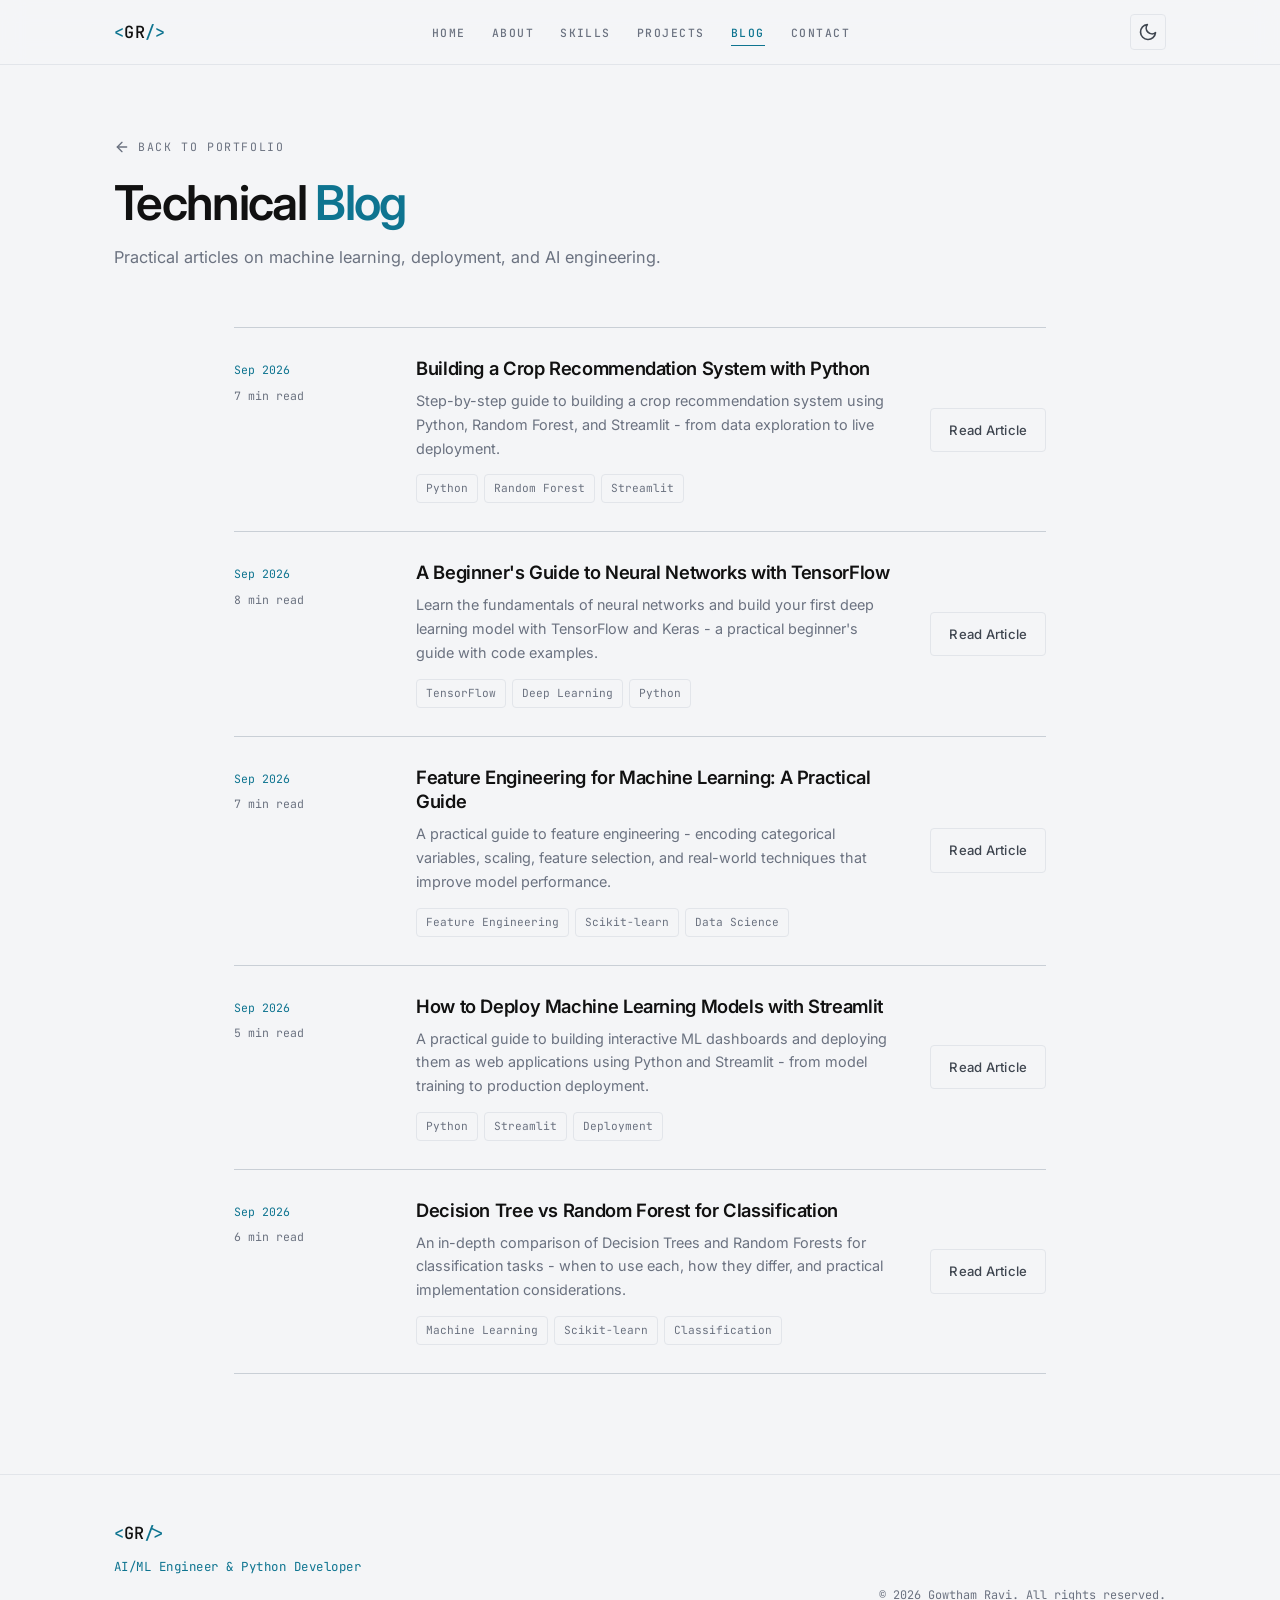
<file: blog/index.html>
<!DOCTYPE html>
<html lang="en" data-theme="dark">
<head>
  <meta charset="UTF-8">
  <meta name="viewport" content="width=device-width, initial-scale=1.0">
  <title>Blog | Gowtham Ravi - AI/ML Engineer</title>
  <meta name="description" content="Technical articles on machine learning, deep learning, Python, data science, and AI engineering by Gowtham Ravi.">
  <meta name="robots" content="index, follow">
  <link rel="canonical" href="https://gowthamai-engr.github.io/my-portfolio/blog/">
  <meta property="og:title" content="Blog | Gowtham Ravi - AI/ML Engineer">
  <meta property="og:description" content="Technical articles on machine learning, deep learning, Python, data science, and AI engineering.">
  <meta property="og:type" content="website">
  <meta property="og:url" content="https://gowthamai-engr.github.io/my-portfolio/blog/">
  <meta property="og:image" content="https://gowthamai-engr.github.io/my-portfolio/assets/og-image.svg">
  <meta name="twitter:card" content="summary_large_image">
  <meta name="twitter:title" content="Blog | Gowtham Ravi - AI/ML Engineer">
  <meta name="twitter:description" content="Technical articles on machine learning, deep learning, Python, data science, and AI engineering.">
  <meta name="twitter:image" content="https://gowthamai-engr.github.io/my-portfolio/assets/og-image.svg">
  <script type="application/ld+json">
  {
    "@context": "https://schema.org",
    "@type": "Blog",
    "name": "Gowtham Ravi - AI/ML Engineering Blog",
    "url": "https://gowthamai-engr.github.io/my-portfolio/blog/",
    "author": {
      "@type": "Person",
      "name": "Gowtham Ravi",
      "url": "https://gowthamai-engr.github.io/my-portfolio/"
    }
  }
  </script>
  <link rel="preconnect" href="https://fonts.googleapis.com">
  <link rel="preconnect" href="https://fonts.gstatic.com" crossorigin>
  <link href="https://fonts.googleapis.com/css2?family=Inter:wght@300;400;500;600;700&family=JetBrains+Mono:wght@400;500&display=swap" rel="stylesheet">
<link rel="stylesheet" href="../css/style.css">
  <link rel="stylesheet" href="../css/features.css">
  <link rel="stylesheet" href="../css/blog.css">
  <link rel="icon" type="image/svg+xml" href="../assets/favicon.svg">
  <script>
    (function () {
      try {
        var stored = localStorage.getItem('gr-theme');
        var prefersDark = window.matchMedia('(prefers-color-scheme: dark)').matches;
        var theme = stored === 'light' || stored === 'dark' ? stored : (prefersDark ? 'dark' : 'light');
        document.documentElement.setAttribute('data-theme', theme);
      } catch (e) {
        document.documentElement.setAttribute('data-theme', 'dark');
      }
    })();
  </script>
</head>
<body>
  <a href="#main" class="skip-link">Skip to content</a>

  <nav class="navbar scrolled" aria-label="Primary">
    <div class="nav-container">
      <a href="../#home" class="nav-logo">
        <span class="logo-bracket">&lt;</span>GR<span class="logo-bracket">/&gt;</span>
      </a>
      <ul class="nav-links">
        <li><a href="../#home" class="nav-link">Home</a></li>
        <li><a href="../#about" class="nav-link">About</a></li>
        <li><a href="../#skills" class="nav-link">Skills</a></li>
        <li><a href="../#projects" class="nav-link">Projects</a></li>
        <li><a href="../#blog" class="nav-link active">Blog</a></li>
        <li><a href="../#contact" class="nav-link">Contact</a></li>
      </ul>
      <button class="theme-toggle" id="themeToggle" aria-label="Toggle color theme">
        <svg class="theme-icon theme-icon-sun" width="20" height="20" viewBox="0 0 24 24" fill="none" stroke="currentColor" stroke-width="2" stroke-linecap="round" stroke-linejoin="round"><circle cx="12" cy="12" r="5"/><line x1="12" y1="1" x2="12" y2="3"/><line x1="12" y1="21" x2="12" y2="23"/><line x1="4.22" y1="4.22" x2="5.64" y2="5.64"/><line x1="18.36" y1="18.36" x2="19.78" y2="19.78"/><line x1="1" y1="12" x2="3" y2="12"/><line x1="21" y1="12" x2="23" y2="12"/><line x1="4.22" y1="19.78" x2="5.64" y2="18.36"/><line x1="18.36" y1="5.64" x2="19.78" y2="4.22"/></svg>
        <svg class="theme-icon theme-icon-moon" width="20" height="20" viewBox="0 0 24 24" fill="none" stroke="currentColor" stroke-width="2" stroke-linecap="round" stroke-linejoin="round"><path d="M21 12.79A9 9 0 1 1 11.21 3 7 7 0 0 0 21 12.79z"/></svg>
      </button>
    </div>
  </nav>

  <main id="main">
    <div class="blog-header">
      <div class="container">
        <a href="../#home" class="blog-back">
          <svg width="16" height="16" viewBox="0 0 24 24" fill="none" stroke="currentColor" stroke-width="2" stroke-linecap="round" stroke-linejoin="round"><line x1="19" y1="12" x2="5" y2="12"/><polyline points="12 19 5 12 12 5"/></svg>
          Back to Portfolio
        </a>
        <h1>Technical <span class="gradient-text">Blog</span></h1>
        <p>Practical articles on machine learning, deployment, and AI engineering.</p>
      </div>
    </div>

    <div class="blog-list">
      <article class="blog-list-card">
        <div class="blog-list-meta">
          <span class="blog-list-date">Sep 2026</span>
          <span class="blog-list-read">7 min read</span>
        </div>
        <h2><a href="crop-recommendation-python.html">Building a Crop Recommendation System with Python</a></h2>
        <p>Step-by-step guide to building a crop recommendation system using Python, Random Forest, and Streamlit - from data exploration to live deployment.</p>
        <div class="blog-list-tags">
          <span>Python</span>
          <span>Random Forest</span>
          <span>Streamlit</span>
        </div>
        <a href="crop-recommendation-python.html" class="btn btn-outline">Read Article</a>
      </article>

      <article class="blog-list-card">
        <div class="blog-list-meta">
          <span class="blog-list-date">Sep 2026</span>
          <span class="blog-list-read">8 min read</span>
        </div>
        <h2><a href="neural-networks-tensorflow-beginners.html">A Beginner's Guide to Neural Networks with TensorFlow</a></h2>
        <p>Learn the fundamentals of neural networks and build your first deep learning model with TensorFlow and Keras - a practical beginner's guide with code examples.</p>
        <div class="blog-list-tags">
          <span>TensorFlow</span>
          <span>Deep Learning</span>
          <span>Python</span>
        </div>
        <a href="neural-networks-tensorflow-beginners.html" class="btn btn-outline">Read Article</a>
      </article>

      <article class="blog-list-card">
        <div class="blog-list-meta">
          <span class="blog-list-date">Sep 2026</span>
          <span class="blog-list-read">7 min read</span>
        </div>
        <h2><a href="feature-engineering-machine-learning.html">Feature Engineering for Machine Learning: A Practical Guide</a></h2>
        <p>A practical guide to feature engineering - encoding categorical variables, scaling, feature selection, and real-world techniques that improve model performance.</p>
        <div class="blog-list-tags">
          <span>Feature Engineering</span>
          <span>Scikit-learn</span>
          <span>Data Science</span>
        </div>
        <a href="feature-engineering-machine-learning.html" class="btn btn-outline">Read Article</a>
      </article>

      <article class="blog-list-card">
        <div class="blog-list-meta">
          <span class="blog-list-date">Sep 2026</span>
          <span class="blog-list-read">5 min read</span>
        </div>
        <h2><a href="deploy-ml-models-streamlit.html">How to Deploy Machine Learning Models with Streamlit</a></h2>
        <p>A practical guide to building interactive ML dashboards and deploying them as web applications using Python and Streamlit - from model training to production deployment.</p>
        <div class="blog-list-tags">
          <span>Python</span>
          <span>Streamlit</span>
          <span>Deployment</span>
        </div>
        <a href="deploy-ml-models-streamlit.html" class="btn btn-outline">Read Article</a>
      </article>

      <article class="blog-list-card">
        <div class="blog-list-meta">
          <span class="blog-list-date">Sep 2026</span>
          <span class="blog-list-read">6 min read</span>
        </div>
        <h2><a href="decision-tree-vs-random-forest.html">Decision Tree vs Random Forest for Classification</a></h2>
        <p>An in-depth comparison of Decision Trees and Random Forests for classification tasks - when to use each, how they differ, and practical implementation considerations.</p>
        <div class="blog-list-tags">
          <span>Machine Learning</span>
          <span>Scikit-learn</span>
          <span>Classification</span>
        </div>
        <a href="decision-tree-vs-random-forest.html" class="btn btn-outline">Read Article</a>
      </article>
    </div>
  </main>

  <footer class="footer">
    <div class="container">
      <div class="footer-content">
        <a href="../#home" class="footer-logo">
          <span class="logo-bracket">&lt;</span>GR<span class="logo-bracket">/&gt;</span>
        </a>
        <p class="footer-tagline">AI/ML Engineer &amp; Python Developer</p>
        <p class="footer-copyright">&copy; 2026 Gowtham Ravi. All rights reserved.</p>
      </div>
    </div>
  </footer>

  <script src="../js/theme.js"></script>
</body>
</html>
</file>
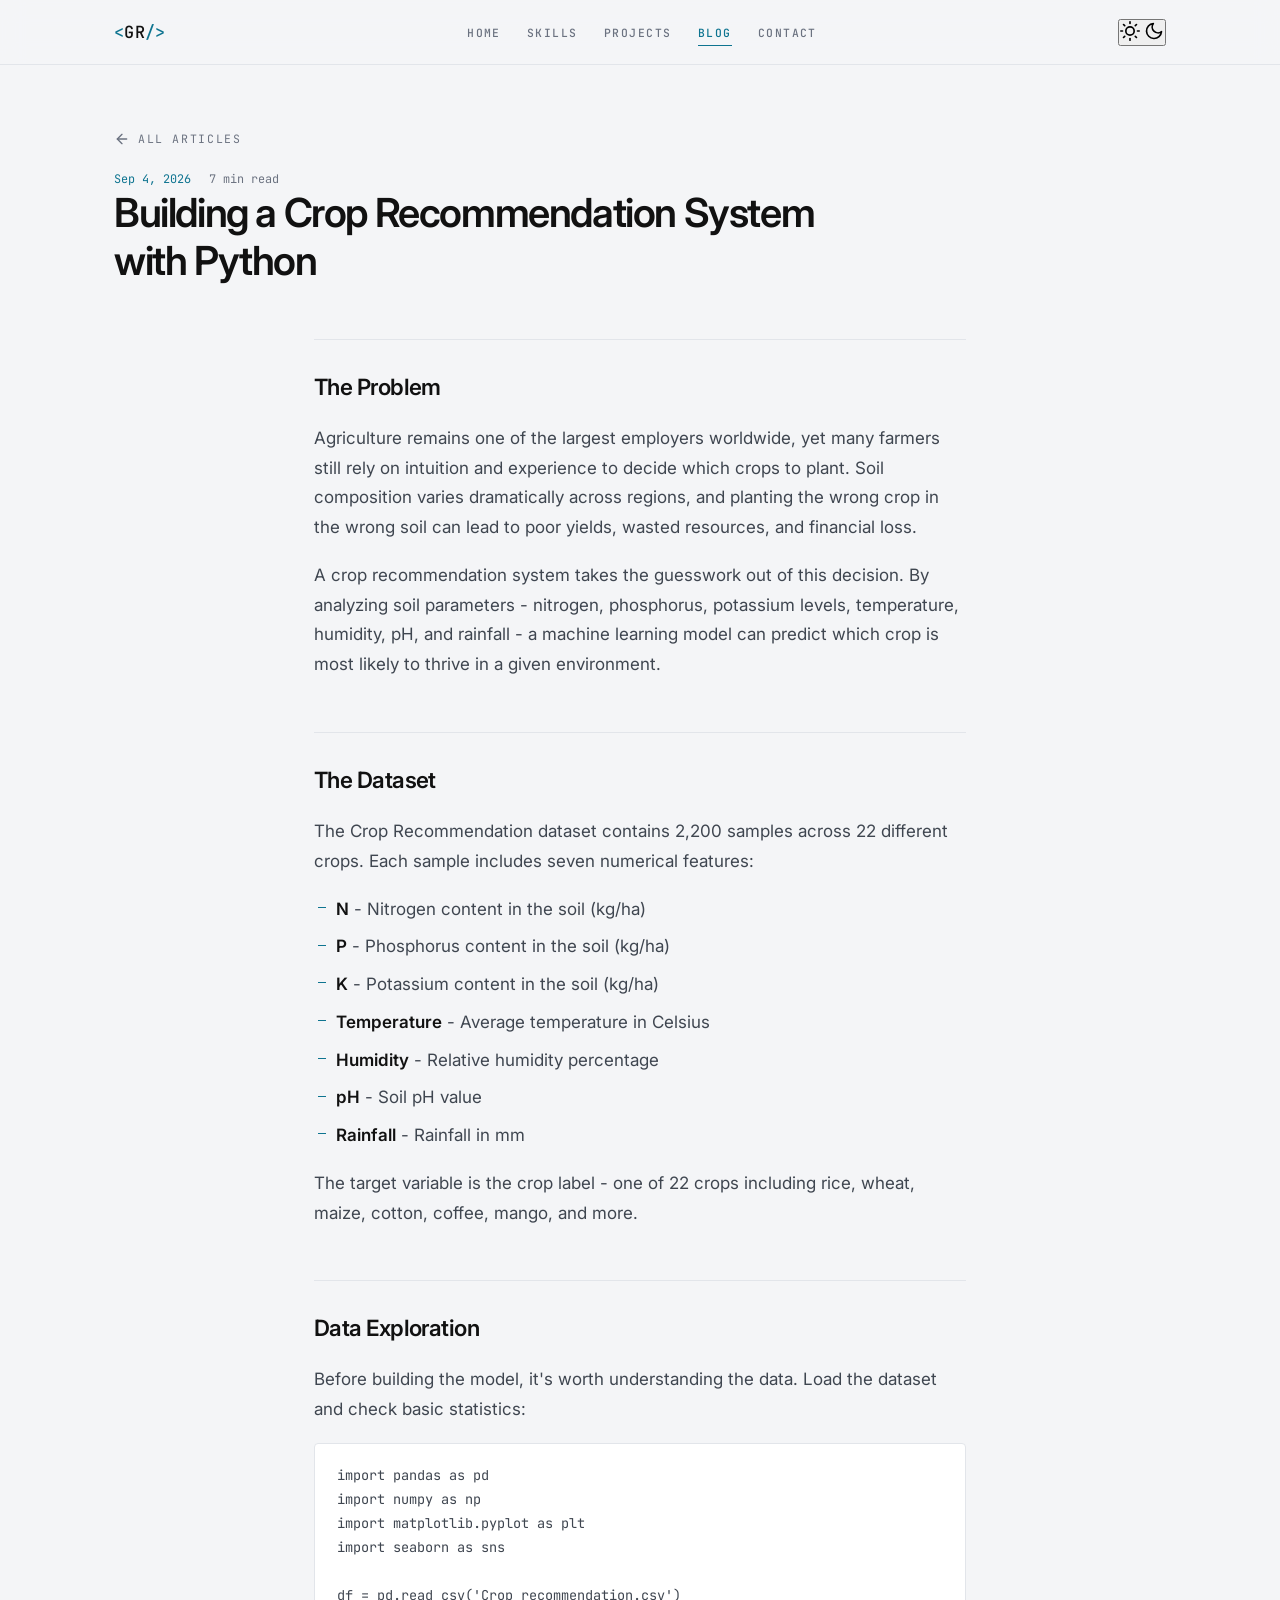
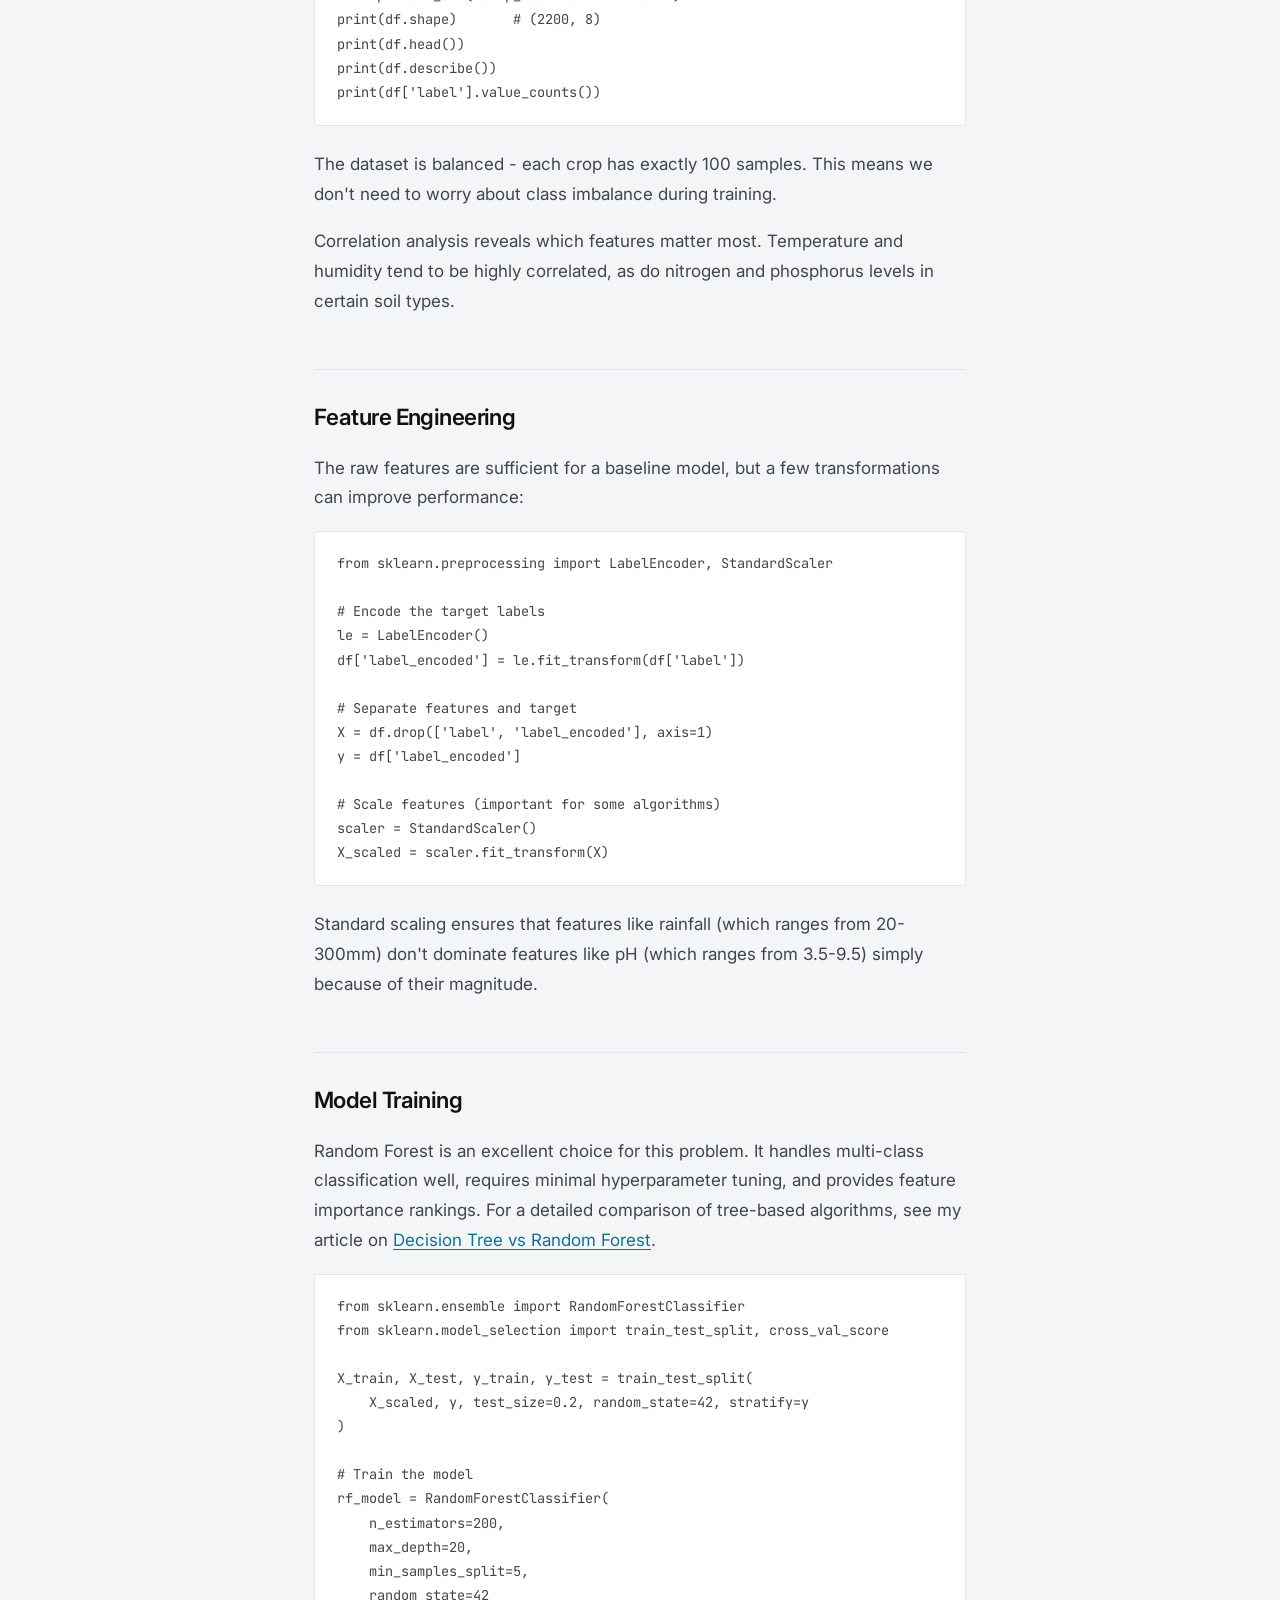
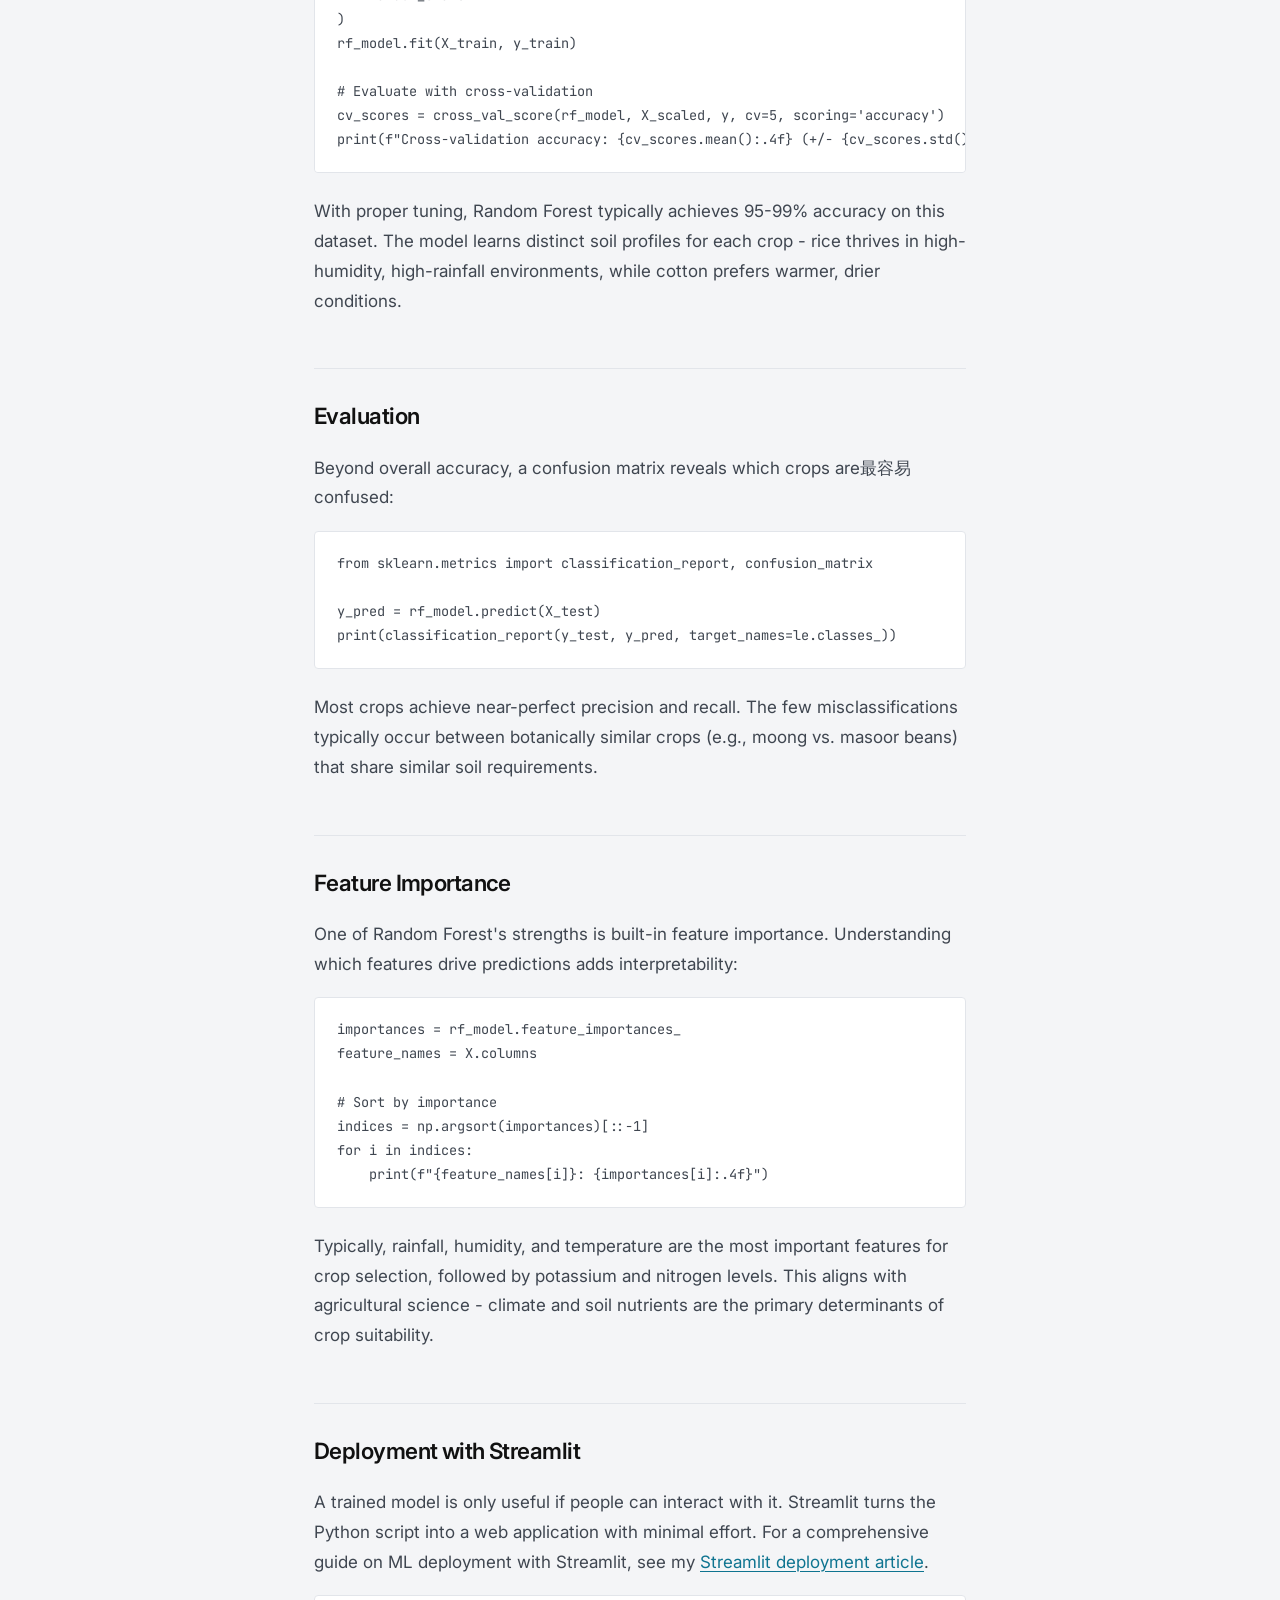
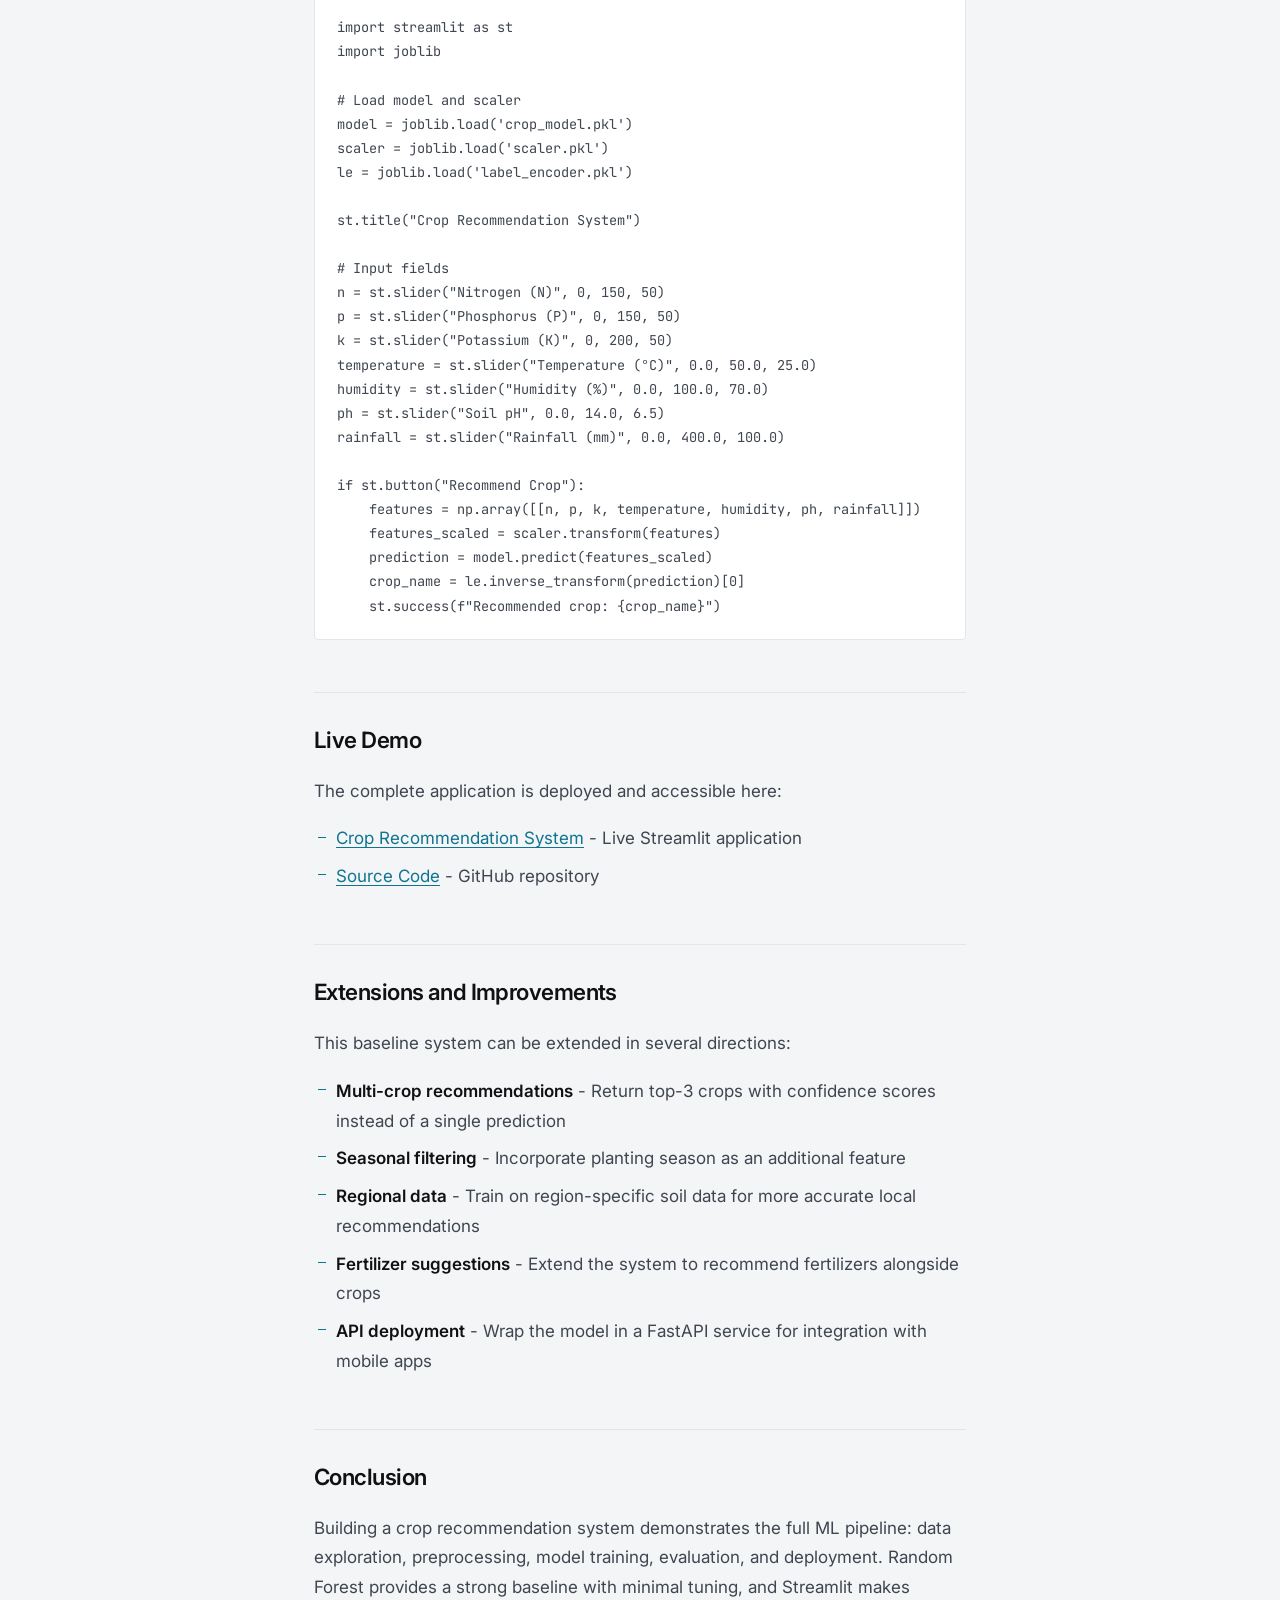
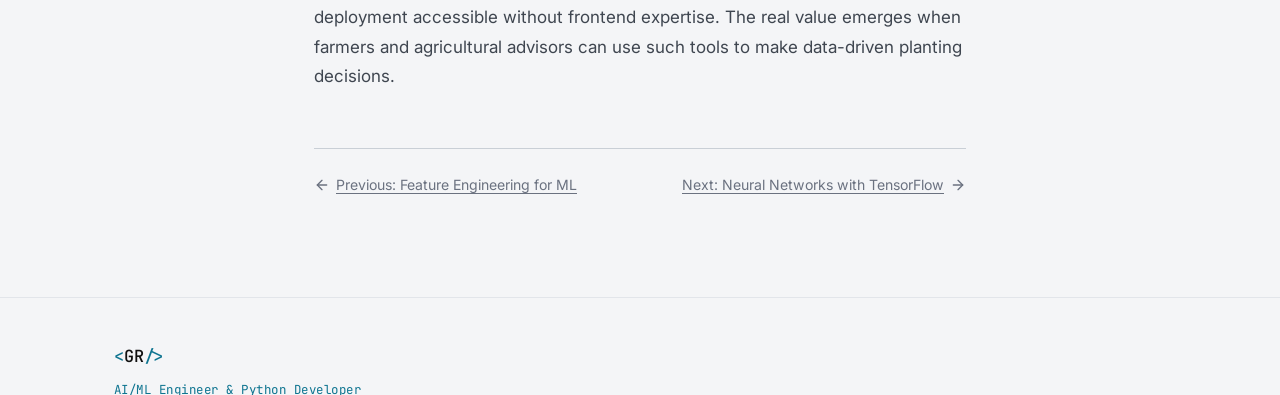
<file: blog/crop-recommendation-python.html>
<!DOCTYPE html>
<html lang="en" data-theme="dark">
<head>
  <meta charset="UTF-8">
  <meta name="viewport" content="width=device-width, initial-scale=1.0">
  <title>Building a Crop Recommendation System with Python | Gowtham Ravi</title>
  <meta name="description" content="Step-by-step guide to building a crop recommendation system using Python, Random Forest, and Streamlit. Learn how to train an ML model that recommends crops based on soil parameters.">
  <meta name="robots" content="index, follow">
  <link rel="canonical" href="https://gowthamai-engr.github.io/my-portfolio/blog/crop-recommendation-python.html">
  <meta property="og:title" content="Building a Crop Recommendation System with Python">
  <meta property="og:description" content="Step-by-step guide to building a crop recommendation system using Python, Random Forest, and Streamlit.">
  <meta property="og:type" content="article">
  <meta property="og:url" content="https://gowthamai-engr.github.io/my-portfolio/blog/crop-recommendation-python.html">
  <meta property="og:image" content="https://gowthamai-engr.github.io/my-portfolio/assets/og-image.svg">
  <meta property="article:published_time" content="2026-09-04">
  <meta property="article:author" content="Gowtham Ravi">
  <meta property="article:tag" content="Python">
  <meta property="article:tag" content="Random Forest">
  <meta property="article:tag" content="Agriculture">
  <meta property="article:tag" content="Streamlit">
  <meta property="article:tag" content="Machine Learning">
  <meta name="twitter:card" content="summary_large_image">
  <meta name="twitter:title" content="Building a Crop Recommendation System with Python">
  <meta name="twitter:description" content="Step-by-step guide to building a crop recommendation system using Python, Random Forest, and Streamlit.">
  <meta name="twitter:image" content="https://gowthamai-engr.github.io/my-portfolio/assets/og-image.svg">
  <script type="application/ld+json">
  {
    "@context": "https://schema.org",
    "@type": "BlogPosting",
    "headline": "Building a Crop Recommendation System with Python",
    "description": "Step-by-step guide to building a crop recommendation system using Python, Random Forest, and Streamlit. Learn how to train an ML model that recommends crops based on soil parameters.",
    "datePublished": "2026-09-04",
    "author": {
      "@type": "Person",
      "name": "Gowtham Ravi",
      "url": "https://gowthamai-engr.github.io/my-portfolio/"
    },
    "publisher": {
      "@type": "Person",
      "name": "Gowtham Ravi"
    },
    "url": "https://gowthamai-engr.github.io/my-portfolio/blog/crop-recommendation-python.html"
  }
  </script>
  <link rel="preconnect" href="https://fonts.googleapis.com">
  <link rel="preconnect" href="https://fonts.gstatic.com" crossorigin>
  <link href="https://fonts.googleapis.com/css2?family=Inter:wght@300;400;500;600;700&family=JetBrains+Mono:wght@400;500&display=swap" rel="stylesheet">
  <link rel="stylesheet" href="../css/style.css">
  <link rel="stylesheet" href="../css/blog.css">
  <link rel="icon" type="image/svg+xml" href="../assets/favicon.svg">
  <script>
    (function () {
      try {
        var stored = localStorage.getItem('gr-theme');
        var prefersDark = window.matchMedia('(prefers-color-scheme: dark)').matches;
        var theme = stored === 'light' || stored === 'dark' ? stored : (prefersDark ? 'dark' : 'light');
        document.documentElement.setAttribute('data-theme', theme);
      } catch (e) {
        document.documentElement.setAttribute('data-theme', 'dark');
      }
    })();
  </script>
</head>
<body>
  <a href="#main" class="skip-link">Skip to content</a>

  <nav class="navbar scrolled" aria-label="Primary">
    <div class="nav-container">
      <a href="../#home" class="nav-logo">
        <span class="logo-bracket">&lt;</span>GR<span class="logo-bracket">/&gt;</span>
      </a>
      <ul class="nav-links">
        <li><a href="../#home" class="nav-link">Home</a></li>
        <li><a href="../#skills" class="nav-link">Skills</a></li>
        <li><a href="../#projects" class="nav-link">Projects</a></li>
        <li><a href="../#blog" class="nav-link active">Blog</a></li>
        <li><a href="../#contact" class="nav-link">Contact</a></li>
      </ul>
      <button class="theme-toggle" id="themeToggle" aria-label="Toggle color theme">
        <svg class="theme-icon theme-icon-sun" width="20" height="20" viewBox="0 0 24 24" fill="none" stroke="currentColor" stroke-width="2" stroke-linecap="round" stroke-linejoin="round"><circle cx="12" cy="12" r="5"/><line x1="12" y1="1" x2="12" y2="3"/><line x1="12" y1="21" x2="12" y2="23"/><line x1="4.22" y1="4.22" x2="5.64" y2="5.64"/><line x1="18.36" y1="18.36" x2="19.78" y2="19.78"/><line x1="1" y1="12" x2="3" y2="12"/><line x1="21" y1="12" x2="23" y2="12"/><line x1="4.22" y1="19.78" x2="5.64" y2="18.36"/><line x1="18.36" y1="5.64" x2="19.78" y2="4.22"/></svg>
        <svg class="theme-icon theme-icon-moon" width="20" height="20" viewBox="0 0 24 24" fill="none" stroke="currentColor" stroke-width="2" stroke-linecap="round" stroke-linejoin="round"><path d="M21 12.79A9 9 0 1 1 11.21 3 7 7 0 0 0 21 12.79z"/></svg>
      </button>
    </div>
  </nav>

  <main id="main">
    <div class="article-header">
      <div class="container">
        <a href="index.html" class="blog-back">
          <svg width="16" height="16" viewBox="0 0 24 24" fill="none" stroke="currentColor" stroke-width="2" stroke-linecap="round" stroke-linejoin="round"><line x1="19" y1="12" x2="5" y2="12"/><polyline points="12 19 5 12 12 5"/></svg>
          All Articles
        </a>
        <div class="article-meta">
          <span class="article-date">Sep 4, 2026</span>
          <span>7 min read</span>
        </div>
        <h1>Building a Crop Recommendation System with Python</h1>
      </div>
    </div>

    <article class="article-body">
      <h2>The Problem</h2>
      <p>
        Agriculture remains one of the largest employers worldwide, yet many farmers still rely on intuition and experience to decide which crops to plant. Soil composition varies dramatically across regions, and planting the wrong crop in the wrong soil can lead to poor yields, wasted resources, and financial loss.
      </p>
      <p>
        A crop recommendation system takes the guesswork out of this decision. By analyzing soil parameters - nitrogen, phosphorus, potassium levels, temperature, humidity, pH, and rainfall - a machine learning model can predict which crop is most likely to thrive in a given environment.
      </p>

      <h2>The Dataset</h2>
      <p>
        The Crop Recommendation dataset contains 2,200 samples across 22 different crops. Each sample includes seven numerical features:
      </p>
      <ul>
        <li><strong>N</strong> - Nitrogen content in the soil (kg/ha)</li>
        <li><strong>P</strong> - Phosphorus content in the soil (kg/ha)</li>
        <li><strong>K</strong> - Potassium content in the soil (kg/ha)</li>
        <li><strong>Temperature</strong> - Average temperature in Celsius</li>
        <li><strong>Humidity</strong> - Relative humidity percentage</li>
        <li><strong>pH</strong> - Soil pH value</li>
        <li><strong>Rainfall</strong> - Rainfall in mm</li>
      </ul>
      <p>
        The target variable is the crop label - one of 22 crops including rice, wheat, maize, cotton, coffee, mango, and more.
      </p>

      <h2>Data Exploration</h2>
      <p>
        Before building the model, it's worth understanding the data. Load the dataset and check basic statistics:
      </p>
      <pre><code>import pandas as pd
import numpy as np
import matplotlib.pyplot as plt
import seaborn as sns

df = pd.read_csv('Crop_recommendation.csv')
print(df.shape)       # (2200, 8)
print(df.head())
print(df.describe())
print(df['label'].value_counts())</code></pre>
      <p>
        The dataset is balanced - each crop has exactly 100 samples. This means we don't need to worry about class imbalance during training.
      </p>
      <p>
        Correlation analysis reveals which features matter most. Temperature and humidity tend to be highly correlated, as do nitrogen and phosphorus levels in certain soil types.
      </p>

      <h2>Feature Engineering</h2>
      <p>
        The raw features are sufficient for a baseline model, but a few transformations can improve performance:
      </p>
      <pre><code>from sklearn.preprocessing import LabelEncoder, StandardScaler

# Encode the target labels
le = LabelEncoder()
df['label_encoded'] = le.fit_transform(df['label'])

# Separate features and target
X = df.drop(['label', 'label_encoded'], axis=1)
y = df['label_encoded']

# Scale features (important for some algorithms)
scaler = StandardScaler()
X_scaled = scaler.fit_transform(X)</code></pre>
      <p>
        Standard scaling ensures that features like rainfall (which ranges from 20-300mm) don't dominate features like pH (which ranges from 3.5-9.5) simply because of their magnitude.
      </p>

      <h2>Model Training</h2>
      <p>
        Random Forest is an excellent choice for this problem. It handles multi-class classification well, requires minimal hyperparameter tuning, and provides feature importance rankings. For a detailed comparison of tree-based algorithms, see my article on <a href="decision-tree-vs-random-forest.html">Decision Tree vs Random Forest</a>.
      </p>
      <pre><code>from sklearn.ensemble import RandomForestClassifier
from sklearn.model_selection import train_test_split, cross_val_score

X_train, X_test, y_train, y_test = train_test_split(
    X_scaled, y, test_size=0.2, random_state=42, stratify=y
)

# Train the model
rf_model = RandomForestClassifier(
    n_estimators=200,
    max_depth=20,
    min_samples_split=5,
    random_state=42
)
rf_model.fit(X_train, y_train)

# Evaluate with cross-validation
cv_scores = cross_val_score(rf_model, X_scaled, y, cv=5, scoring='accuracy')
print(f"Cross-validation accuracy: {cv_scores.mean():.4f} (+/- {cv_scores.std():.4f})")</code></pre>
      <p>
        With proper tuning, Random Forest typically achieves 95-99% accuracy on this dataset. The model learns distinct soil profiles for each crop - rice thrives in high-humidity, high-rainfall environments, while cotton prefers warmer, drier conditions.
      </p>

      <h2>Evaluation</h2>
      <p>
        Beyond overall accuracy, a confusion matrix reveals which crops are最容易 confused:
      </p>
      <pre><code>from sklearn.metrics import classification_report, confusion_matrix

y_pred = rf_model.predict(X_test)
print(classification_report(y_test, y_pred, target_names=le.classes_))</code></pre>
      <p>
        Most crops achieve near-perfect precision and recall. The few misclassifications typically occur between botanically similar crops (e.g., moong vs. masoor beans) that share similar soil requirements.
      </p>

      <h2>Feature Importance</h2>
      <p>
        One of Random Forest's strengths is built-in feature importance. Understanding which features drive predictions adds interpretability:
      </p>
      <pre><code>importances = rf_model.feature_importances_
feature_names = X.columns

# Sort by importance
indices = np.argsort(importances)[::-1]
for i in indices:
    print(f"{feature_names[i]}: {importances[i]:.4f}")</code></pre>
      <p>
        Typically, rainfall, humidity, and temperature are the most important features for crop selection, followed by potassium and nitrogen levels. This aligns with agricultural science - climate and soil nutrients are the primary determinants of crop suitability.
      </p>

      <h2>Deployment with Streamlit</h2>
      <p>
        A trained model is only useful if people can interact with it. Streamlit turns the Python script into a web application with minimal effort. For a comprehensive guide on ML deployment with Streamlit, see my <a href="deploy-ml-models-streamlit.html">Streamlit deployment article</a>.
      </p>
      <pre><code>import streamlit as st
import joblib

# Load model and scaler
model = joblib.load('crop_model.pkl')
scaler = joblib.load('scaler.pkl')
le = joblib.load('label_encoder.pkl')

st.title("Crop Recommendation System")

# Input fields
n = st.slider("Nitrogen (N)", 0, 150, 50)
p = st.slider("Phosphorus (P)", 0, 150, 50)
k = st.slider("Potassium (K)", 0, 200, 50)
temperature = st.slider("Temperature (°C)", 0.0, 50.0, 25.0)
humidity = st.slider("Humidity (%)", 0.0, 100.0, 70.0)
ph = st.slider("Soil pH", 0.0, 14.0, 6.5)
rainfall = st.slider("Rainfall (mm)", 0.0, 400.0, 100.0)

if st.button("Recommend Crop"):
    features = np.array([[n, p, k, temperature, humidity, ph, rainfall]])
    features_scaled = scaler.transform(features)
    prediction = model.predict(features_scaled)
    crop_name = le.inverse_transform(prediction)[0]
    st.success(f"Recommended crop: {crop_name}")</code></pre>

      <h2>Live Demo</h2>
      <p>
        The complete application is deployed and accessible here:
      </p>
      <ul>
        <li><a href="https://crop-recommendation-system-2222.streamlit.app/" target="_blank" rel="noopener">Crop Recommendation System</a> - Live Streamlit application</li>
        <li><a href="https://github.com/GowthamAI-ENGR" target="_blank" rel="noopener">Source Code</a> - GitHub repository</li>
      </ul>

      <h2>Extensions and Improvements</h2>
      <p>
        This baseline system can be extended in several directions:
      </p>
      <ul>
        <li><strong>Multi-crop recommendations</strong> - Return top-3 crops with confidence scores instead of a single prediction</li>
        <li><strong>Seasonal filtering</strong> - Incorporate planting season as an additional feature</li>
        <li><strong>Regional data</strong> - Train on region-specific soil data for more accurate local recommendations</li>
        <li><strong>Fertilizer suggestions</strong> - Extend the system to recommend fertilizers alongside crops</li>
        <li><strong>API deployment</strong> - Wrap the model in a FastAPI service for integration with mobile apps</li>
      </ul>

      <h2>Conclusion</h2>
      <p>
        Building a crop recommendation system demonstrates the full ML pipeline: data exploration, preprocessing, model training, evaluation, and deployment. Random Forest provides a strong baseline with minimal tuning, and Streamlit makes deployment accessible without frontend expertise. The real value emerges when farmers and agricultural advisors can use such tools to make data-driven planting decisions.
      </p>

      <div class="article-nav">
        <a href="feature-engineering-machine-learning.html">
          <svg width="16" height="16" viewBox="0 0 24 24" fill="none" stroke="currentColor" stroke-width="2" stroke-linecap="round" stroke-linejoin="round"><line x1="19" y1="12" x2="5" y2="12"/><polyline points="12 19 5 12 12 5"/></svg>
          Previous: Feature Engineering for ML
        </a>
        <a href="neural-networks-tensorflow-beginners.html">
          Next: Neural Networks with TensorFlow
          <svg width="16" height="16" viewBox="0 0 24 24" fill="none" stroke="currentColor" stroke-width="2" stroke-linecap="round" stroke-linejoin="round"><line x1="5" y1="12" x2="19" y2="12"/><polyline points="12 5 19 12 12 19"/></svg>
        </a>
      </div>
    </article>
  </main>

  <footer class="footer">
    <div class="container">
      <div class="footer-content">
        <a href="../#home" class="footer-logo">
          <span class="logo-bracket">&lt;</span>GR<span class="logo-bracket">/&gt;</span>
        </a>
        <p class="footer-tagline">AI/ML Engineer &amp; Python Developer</p>
        <p class="footer-copyright">&copy; 2026 Gowtham Ravi. All rights reserved.</p>
      </div>
    </div>
  </footer>

  <script src="../js/theme.js"></script>
</body>
</html>
</file>
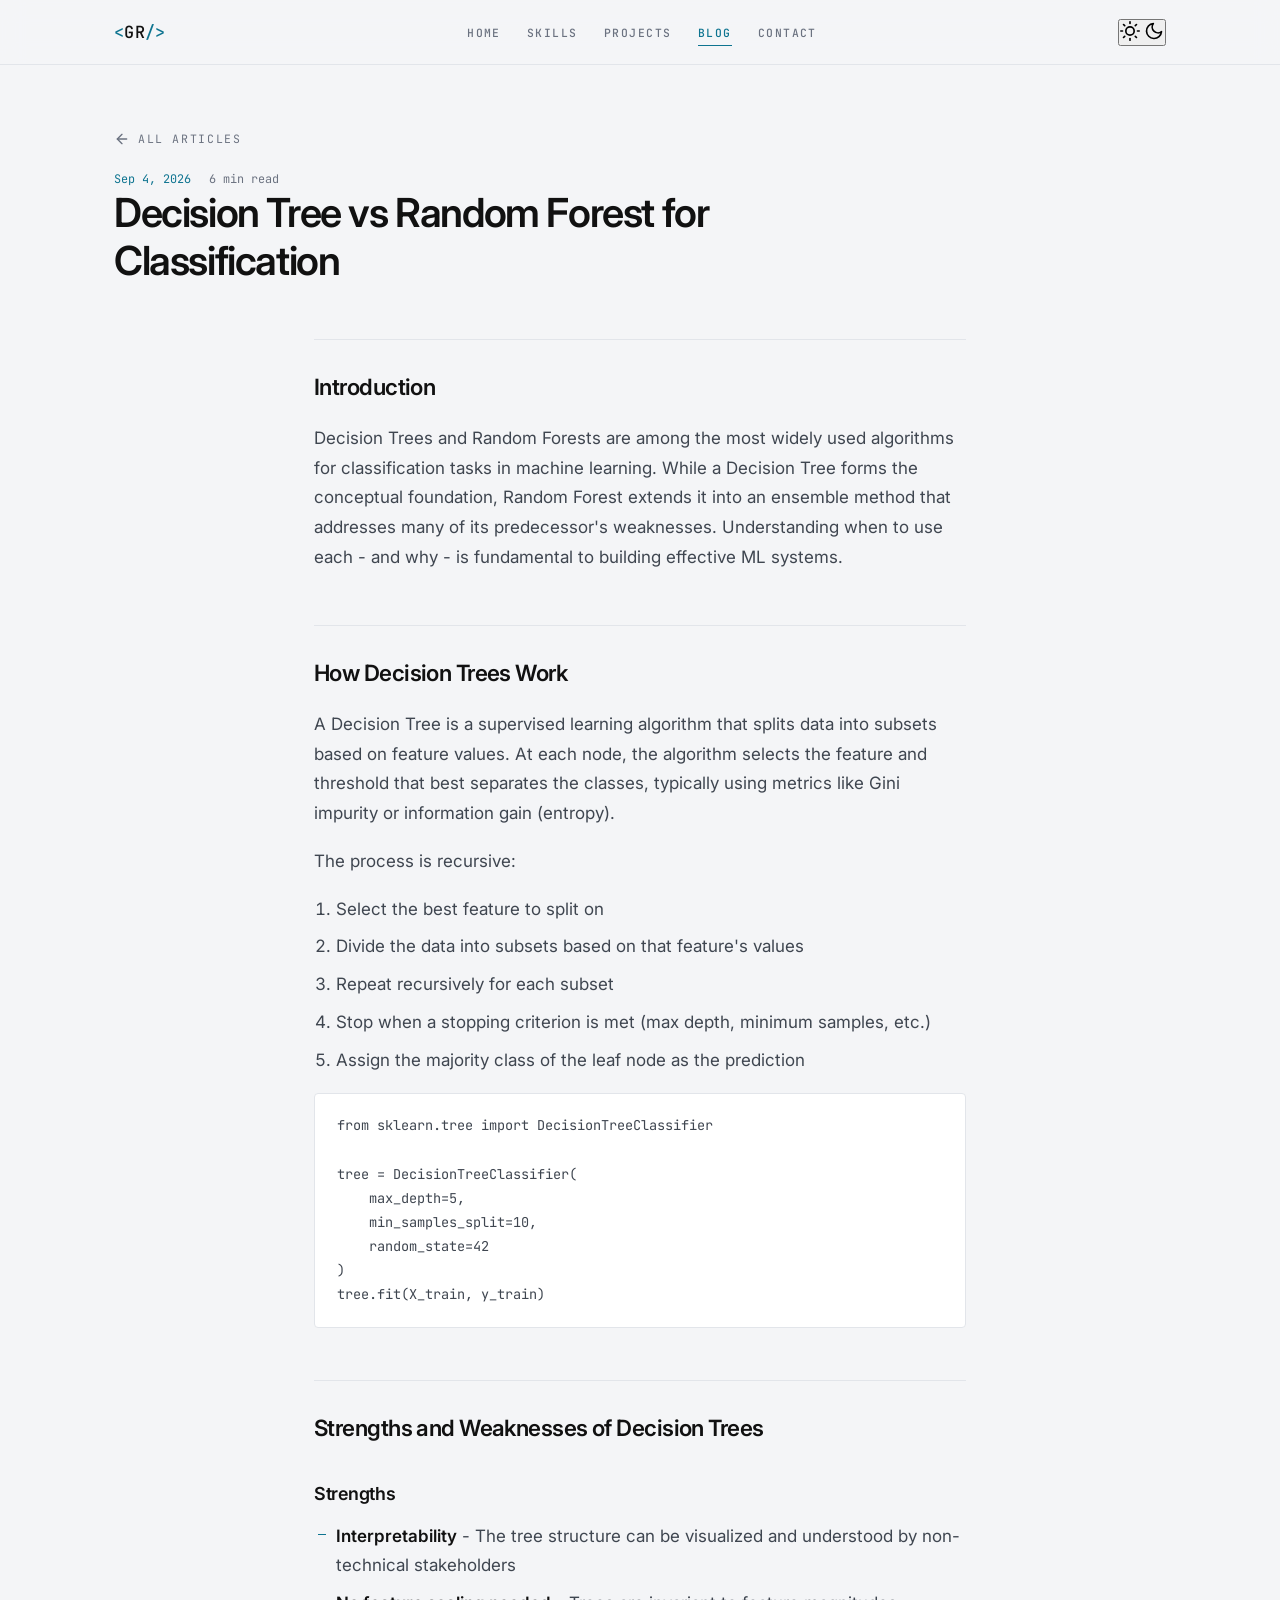
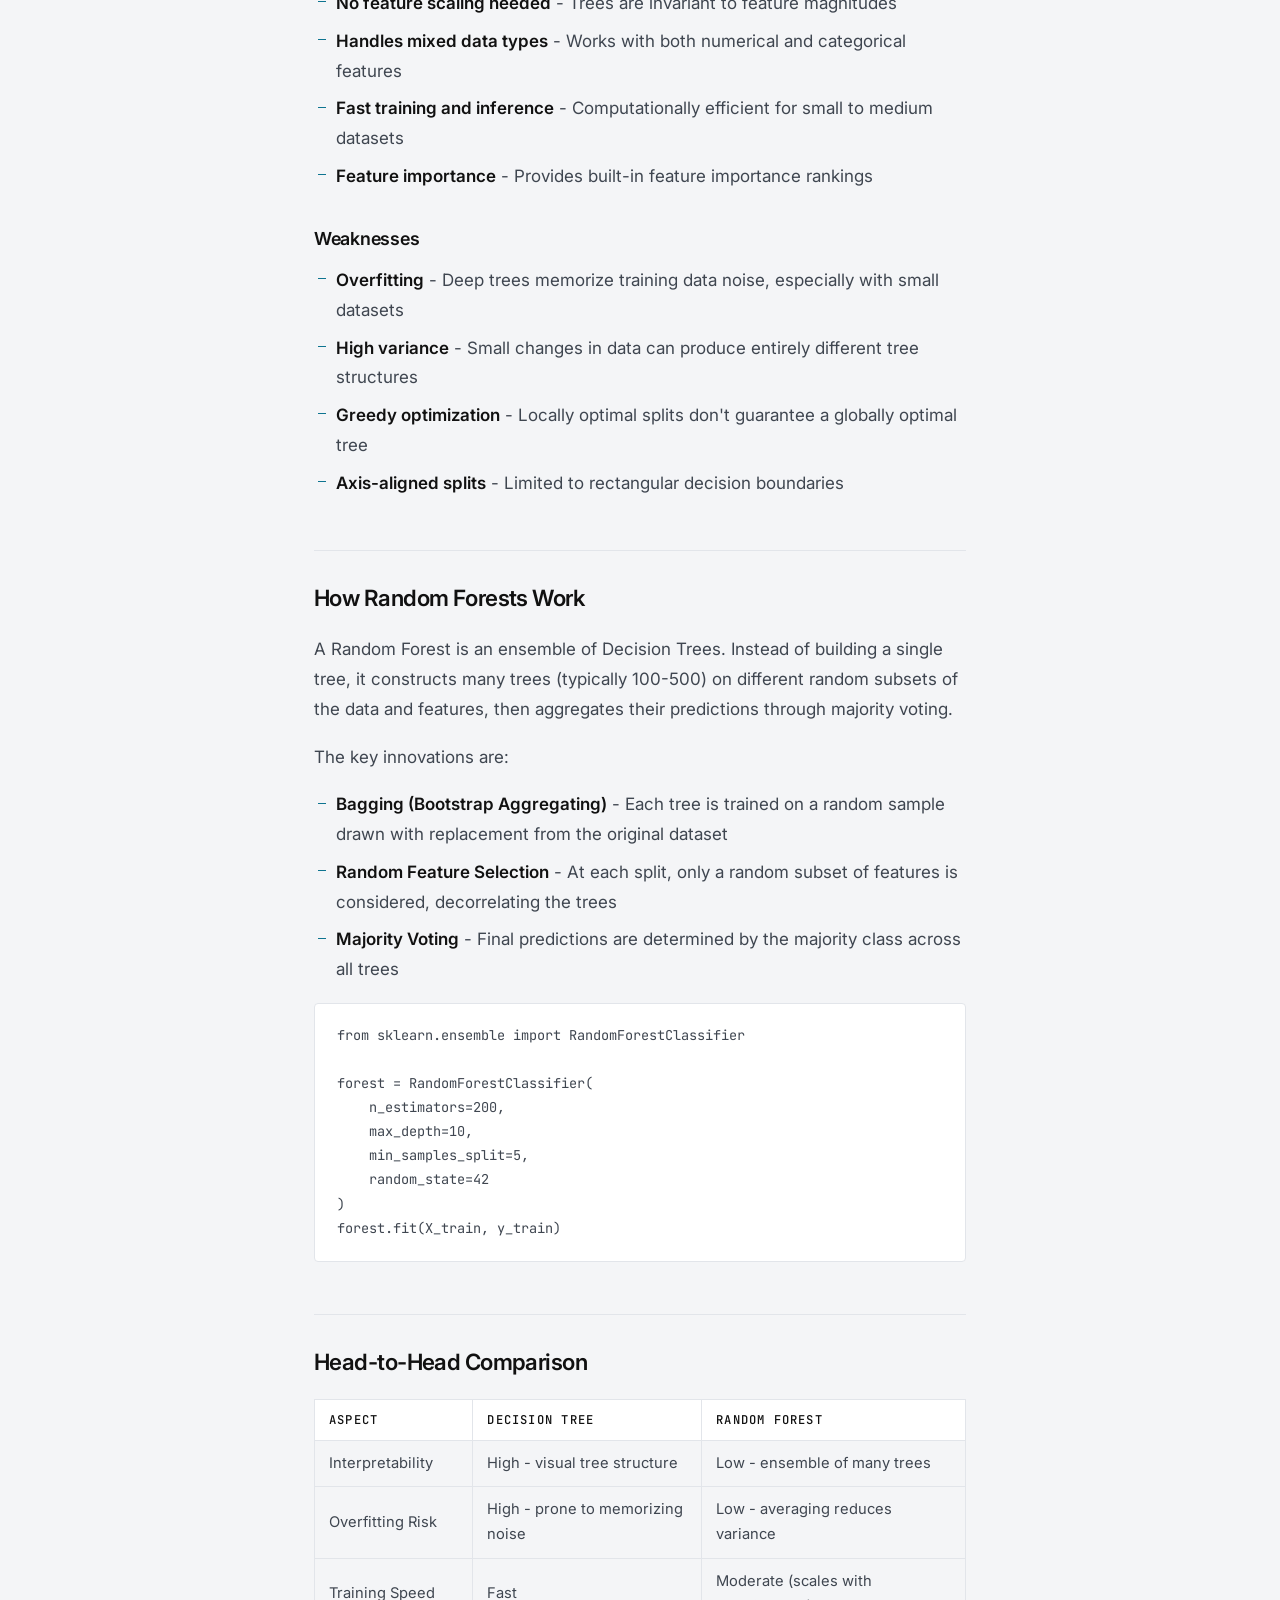
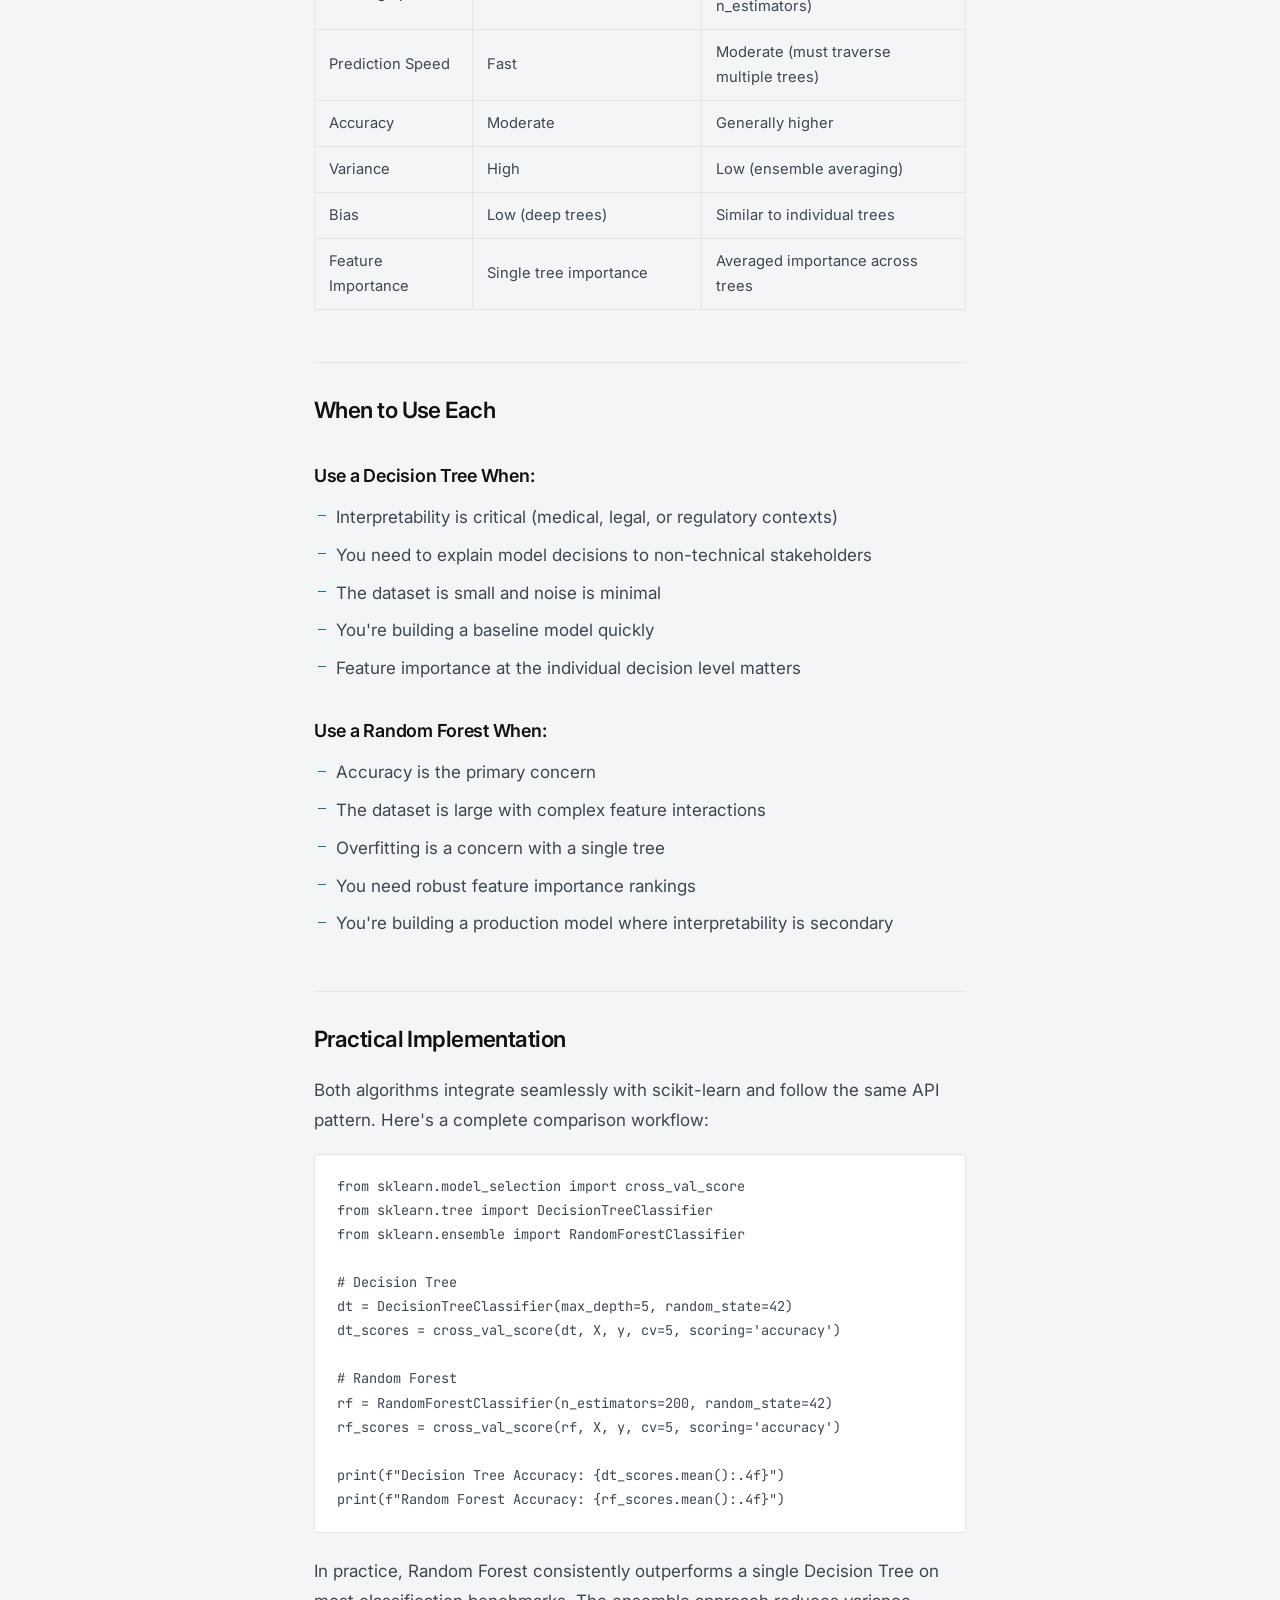
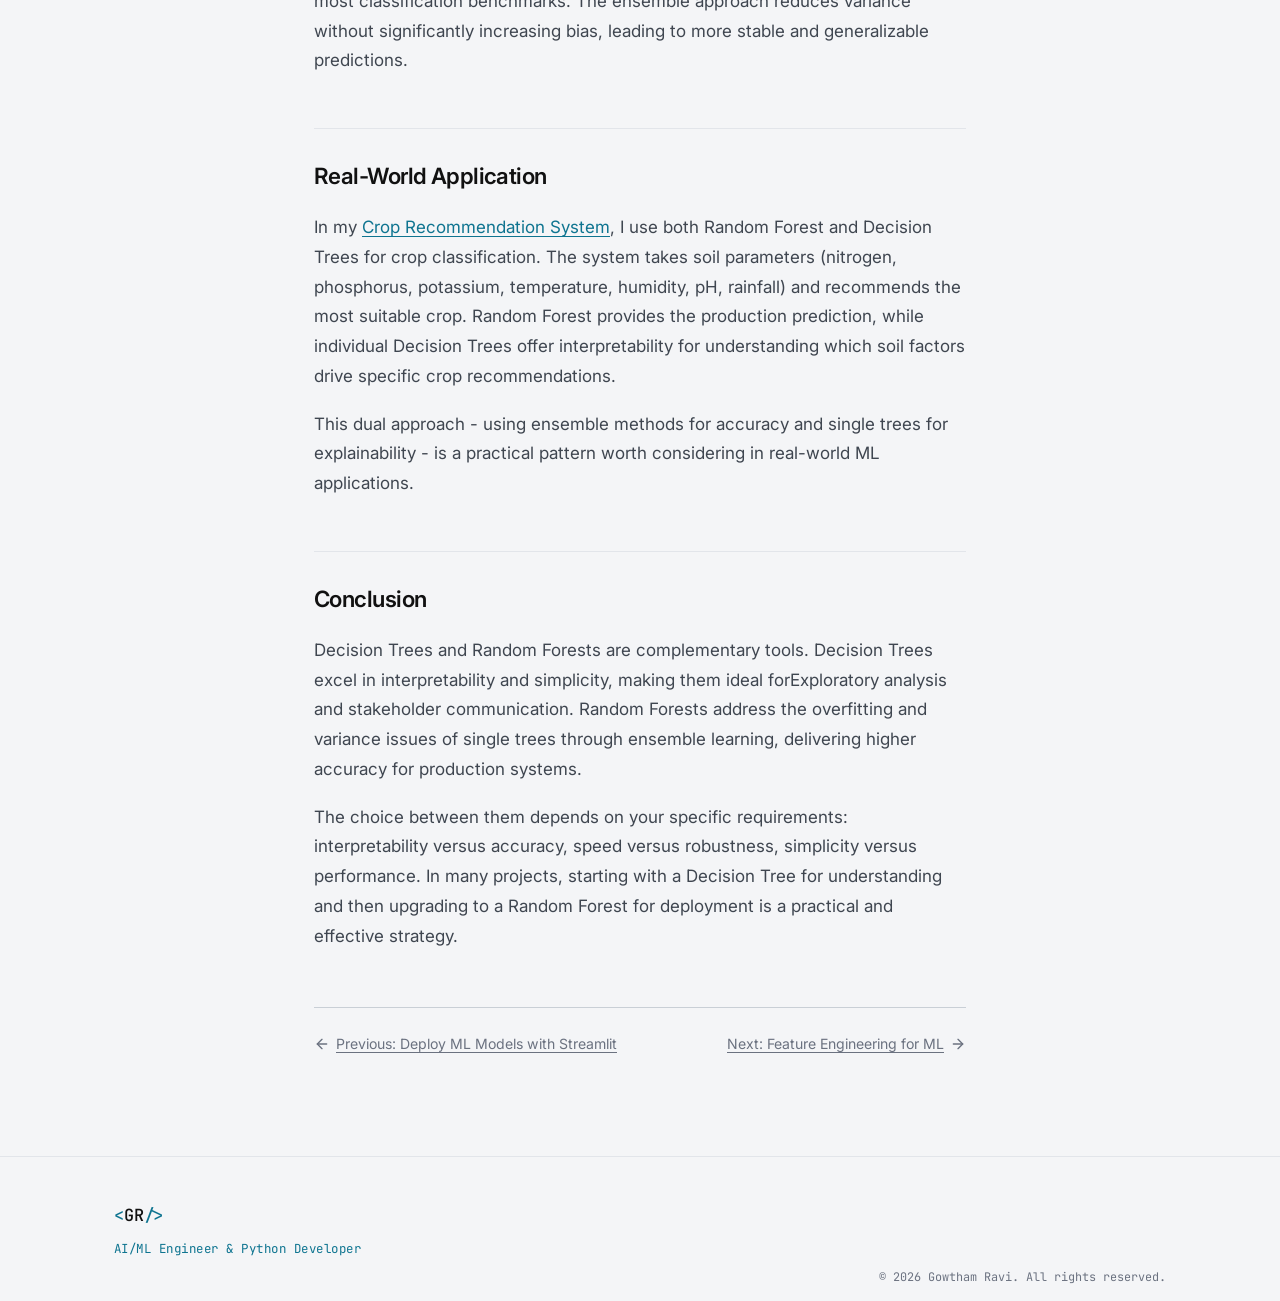
<file: blog/decision-tree-vs-random-forest.html>
<!DOCTYPE html>
<html lang="en" data-theme="dark">
<head>
  <meta charset="UTF-8">
  <meta name="viewport" content="width=device-width, initial-scale=1.0">
  <title>Decision Tree vs Random Forest for Classification | Gowtham Ravi</title>
  <meta name="description" content="An in-depth comparison of Decision Trees and Random Forests for classification tasks - when to use each, how they differ, and practical implementation with scikit-learn.">
  <meta name="robots" content="index, follow">
  <link rel="canonical" href="https://gowthamai-engr.github.io/my-portfolio/blog/decision-tree-vs-random-forest.html">
  <meta property="og:title" content="Decision Tree vs Random Forest for Classification">
  <meta property="og:description" content="An in-depth comparison of Decision Trees and Random Forests for classification - when to use each and how they differ.">
  <meta property="og:type" content="article">
  <meta property="og:url" content="https://gowthamai-engr.github.io/my-portfolio/blog/decision-tree-vs-random-forest.html">
  <meta property="og:image" content="https://gowthamai-engr.github.io/my-portfolio/assets/og-image.svg">
  <meta property="article:published_time" content="2026-09-04">
  <meta property="article:author" content="Gowtham Ravi">
  <meta property="article:tag" content="Machine Learning">
  <meta property="article:tag" content="Scikit-learn">
  <meta property="article:tag" content="Classification">
  <meta property="article:tag" content="Decision Trees">
  <meta property="article:tag" content="Random Forest">
  <meta name="twitter:card" content="summary_large_image">
  <meta name="twitter:title" content="Decision Tree vs Random Forest for Classification">
  <meta name="twitter:description" content="An in-depth comparison of Decision Trees and Random Forests for classification tasks.">
  <meta name="twitter:image" content="https://gowthamai-engr.github.io/my-portfolio/assets/og-image.svg">
  <script type="application/ld+json">
  {
    "@context": "https://schema.org",
    "@type": "BlogPosting",
    "headline": "Decision Tree vs Random Forest for Classification",
    "description": "An in-depth comparison of Decision Trees and Random Forests for classification tasks - when to use each, how they differ, and practical implementation with scikit-learn.",
    "datePublished": "2026-09-04",
    "author": {
      "@type": "Person",
      "name": "Gowtham Ravi",
      "url": "https://gowthamai-engr.github.io/my-portfolio/"
    },
    "publisher": {
      "@type": "Person",
      "name": "Gowtham Ravi"
    },
    "url": "https://gowthamai-engr.github.io/my-portfolio/blog/decision-tree-vs-random-forest.html"
  }
  </script>
  <link rel="preconnect" href="https://fonts.googleapis.com">
  <link rel="preconnect" href="https://fonts.gstatic.com" crossorigin>
  <link href="https://fonts.googleapis.com/css2?family=Inter:wght@300;400;500;600;700&family=JetBrains+Mono:wght@400;500&display=swap" rel="stylesheet">
  <link rel="stylesheet" href="../css/style.css">
  <link rel="stylesheet" href="../css/blog.css">
  <link rel="icon" type="image/svg+xml" href="../assets/favicon.svg">
  <script>
    (function () {
      try {
        var stored = localStorage.getItem('gr-theme');
        var prefersDark = window.matchMedia('(prefers-color-scheme: dark)').matches;
        var theme = stored === 'light' || stored === 'dark' ? stored : (prefersDark ? 'dark' : 'light');
        document.documentElement.setAttribute('data-theme', theme);
      } catch (e) {
        document.documentElement.setAttribute('data-theme', 'dark');
      }
    })();
  </script>
</head>
<body>
  <a href="#main" class="skip-link">Skip to content</a>

  <nav class="navbar scrolled" aria-label="Primary">
    <div class="nav-container">
      <a href="../#home" class="nav-logo">
        <span class="logo-bracket">&lt;</span>GR<span class="logo-bracket">/&gt;</span>
      </a>
      <ul class="nav-links">
        <li><a href="../#home" class="nav-link">Home</a></li>
        <li><a href="../#skills" class="nav-link">Skills</a></li>
        <li><a href="../#projects" class="nav-link">Projects</a></li>
        <li><a href="../#blog" class="nav-link active">Blog</a></li>
        <li><a href="../#contact" class="nav-link">Contact</a></li>
      </ul>
      <button class="theme-toggle" id="themeToggle" aria-label="Toggle color theme">
        <svg class="theme-icon theme-icon-sun" width="20" height="20" viewBox="0 0 24 24" fill="none" stroke="currentColor" stroke-width="2" stroke-linecap="round" stroke-linejoin="round"><circle cx="12" cy="12" r="5"/><line x1="12" y1="1" x2="12" y2="3"/><line x1="12" y1="21" x2="12" y2="23"/><line x1="4.22" y1="4.22" x2="5.64" y2="5.64"/><line x1="18.36" y1="18.36" x2="19.78" y2="19.78"/><line x1="1" y1="12" x2="3" y2="12"/><line x1="21" y1="12" x2="23" y2="12"/><line x1="4.22" y1="19.78" x2="5.64" y2="18.36"/><line x1="18.36" y1="5.64" x2="19.78" y2="4.22"/></svg>
        <svg class="theme-icon theme-icon-moon" width="20" height="20" viewBox="0 0 24 24" fill="none" stroke="currentColor" stroke-width="2" stroke-linecap="round" stroke-linejoin="round"><path d="M21 12.79A9 9 0 1 1 11.21 3 7 7 0 0 0 21 12.79z"/></svg>
      </button>
    </div>
  </nav>

  <main id="main">
    <div class="article-header">
      <div class="container">
        <a href="index.html" class="blog-back">
          <svg width="16" height="16" viewBox="0 0 24 24" fill="none" stroke="currentColor" stroke-width="2" stroke-linecap="round" stroke-linejoin="round"><line x1="19" y1="12" x2="5" y2="12"/><polyline points="12 19 5 12 12 5"/></svg>
          All Articles
        </a>
        <div class="article-meta">
          <span class="article-date">Sep 4, 2026</span>
          <span>6 min read</span>
        </div>
        <h1>Decision Tree vs Random Forest for Classification</h1>
      </div>
    </div>

    <article class="article-body">
      <h2>Introduction</h2>
      <p>
        Decision Trees and Random Forests are among the most widely used algorithms for classification tasks in machine learning. While a Decision Tree forms the conceptual foundation, Random Forest extends it into an ensemble method that addresses many of its predecessor's weaknesses. Understanding when to use each - and why - is fundamental to building effective ML systems.
      </p>

      <h2>How Decision Trees Work</h2>
      <p>
        A Decision Tree is a supervised learning algorithm that splits data into subsets based on feature values. At each node, the algorithm selects the feature and threshold that best separates the classes, typically using metrics like Gini impurity or information gain (entropy).
      </p>
      <p>The process is recursive:</p>
      <ol>
        <li>Select the best feature to split on</li>
        <li>Divide the data into subsets based on that feature's values</li>
        <li>Repeat recursively for each subset</li>
        <li>Stop when a stopping criterion is met (max depth, minimum samples, etc.)</li>
        <li>Assign the majority class of the leaf node as the prediction</li>
      </ol>
      <pre><code>from sklearn.tree import DecisionTreeClassifier

tree = DecisionTreeClassifier(
    max_depth=5,
    min_samples_split=10,
    random_state=42
)
tree.fit(X_train, y_train)</code></pre>

      <h2>Strengths and Weaknesses of Decision Trees</h2>
      <h3>Strengths</h3>
      <ul>
        <li><strong>Interpretability</strong> - The tree structure can be visualized and understood by non-technical stakeholders</li>
        <li><strong>No feature scaling needed</strong> - Trees are invariant to feature magnitudes</li>
        <li><strong>Handles mixed data types</strong> - Works with both numerical and categorical features</li>
        <li><strong>Fast training and inference</strong> - Computationally efficient for small to medium datasets</li>
        <li><strong>Feature importance</strong> - Provides built-in feature importance rankings</li>
      </ul>
      <h3>Weaknesses</h3>
      <ul>
        <li><strong>Overfitting</strong> - Deep trees memorize training data noise, especially with small datasets</li>
        <li><strong>High variance</strong> - Small changes in data can produce entirely different tree structures</li>
        <li><strong>Greedy optimization</strong> - Locally optimal splits don't guarantee a globally optimal tree</li>
        <li><strong>Axis-aligned splits</strong> - Limited to rectangular decision boundaries</li>
      </ul>

      <h2>How Random Forests Work</h2>
      <p>
        A Random Forest is an ensemble of Decision Trees. Instead of building a single tree, it constructs many trees (typically 100-500) on different random subsets of the data and features, then aggregates their predictions through majority voting.
      </p>
      <p>The key innovations are:</p>
      <ul>
        <li><strong>Bagging (Bootstrap Aggregating)</strong> - Each tree is trained on a random sample drawn with replacement from the original dataset</li>
        <li><strong>Random Feature Selection</strong> - At each split, only a random subset of features is considered, decorrelating the trees</li>
        <li><strong>Majority Voting</strong> - Final predictions are determined by the majority class across all trees</li>
      </ul>
      <pre><code>from sklearn.ensemble import RandomForestClassifier

forest = RandomForestClassifier(
    n_estimators=200,
    max_depth=10,
    min_samples_split=5,
    random_state=42
)
forest.fit(X_train, y_train)</code></pre>

      <h2>Head-to-Head Comparison</h2>
      <table>
        <thead>
          <tr>
            <th>Aspect</th>
            <th>Decision Tree</th>
            <th>Random Forest</th>
          </tr>
        </thead>
        <tbody>
          <tr>
            <td>Interpretability</td>
            <td>High - visual tree structure</td>
            <td>Low - ensemble of many trees</td>
          </tr>
          <tr>
            <td>Overfitting Risk</td>
            <td>High - prone to memorizing noise</td>
            <td>Low - averaging reduces variance</td>
          </tr>
          <tr>
            <td>Training Speed</td>
            <td>Fast</td>
            <td>Moderate (scales with n_estimators)</td>
          </tr>
          <tr>
            <td>Prediction Speed</td>
            <td>Fast</td>
            <td>Moderate (must traverse multiple trees)</td>
          </tr>
          <tr>
            <td>Accuracy</td>
            <td>Moderate</td>
            <td>Generally higher</td>
          </tr>
          <tr>
            <td>Variance</td>
            <td>High</td>
            <td>Low (ensemble averaging)</td>
          </tr>
          <tr>
            <td>Bias</td>
            <td>Low (deep trees)</td>
            <td>Similar to individual trees</td>
          </tr>
          <tr>
            <td>Feature Importance</td>
            <td>Single tree importance</td>
            <td>Averaged importance across trees</td>
          </tr>
        </tbody>
      </table>

      <h2>When to Use Each</h2>
      <h3>Use a Decision Tree When:</h3>
      <ul>
        <li>Interpretability is critical (medical, legal, or regulatory contexts)</li>
        <li>You need to explain model decisions to non-technical stakeholders</li>
        <li>The dataset is small and noise is minimal</li>
        <li>You're building a baseline model quickly</li>
        <li>Feature importance at the individual decision level matters</li>
      </ul>
      <h3>Use a Random Forest When:</h3>
      <ul>
        <li>Accuracy is the primary concern</li>
        <li>The dataset is large with complex feature interactions</li>
        <li>Overfitting is a concern with a single tree</li>
        <li>You need robust feature importance rankings</li>
        <li>You're building a production model where interpretability is secondary</li>
      </ul>

      <h2>Practical Implementation</h2>
      <p>
        Both algorithms integrate seamlessly with scikit-learn and follow the same API pattern. Here's a complete comparison workflow:
      </p>
      <pre><code>from sklearn.model_selection import cross_val_score
from sklearn.tree import DecisionTreeClassifier
from sklearn.ensemble import RandomForestClassifier

# Decision Tree
dt = DecisionTreeClassifier(max_depth=5, random_state=42)
dt_scores = cross_val_score(dt, X, y, cv=5, scoring='accuracy')

# Random Forest
rf = RandomForestClassifier(n_estimators=200, random_state=42)
rf_scores = cross_val_score(rf, X, y, cv=5, scoring='accuracy')

print(f"Decision Tree Accuracy: {dt_scores.mean():.4f}")
print(f"Random Forest Accuracy: {rf_scores.mean():.4f}")</code></pre>
      <p>
        In practice, Random Forest consistently outperforms a single Decision Tree on most classification benchmarks. The ensemble approach reduces variance without significantly increasing bias, leading to more stable and generalizable predictions.
      </p>

      <h2>Real-World Application</h2>
      <p>
        In my <a href="../#projects">Crop Recommendation System</a>, I use both Random Forest and Decision Trees for crop classification. The system takes soil parameters (nitrogen, phosphorus, potassium, temperature, humidity, pH, rainfall) and recommends the most suitable crop. Random Forest provides the production prediction, while individual Decision Trees offer interpretability for understanding which soil factors drive specific crop recommendations.
      </p>
      <p>
        This dual approach - using ensemble methods for accuracy and single trees for explainability - is a practical pattern worth considering in real-world ML applications.
      </p>

      <h2>Conclusion</h2>
      <p>
        Decision Trees and Random Forests are complementary tools. Decision Trees excel in interpretability and simplicity, making them ideal forExploratory analysis and stakeholder communication. Random Forests address the overfitting and variance issues of single trees through ensemble learning, delivering higher accuracy for production systems.
      </p>
      <p>
        The choice between them depends on your specific requirements: interpretability versus accuracy, speed versus robustness, simplicity versus performance. In many projects, starting with a Decision Tree for understanding and then upgrading to a Random Forest for deployment is a practical and effective strategy.
      </p>

      <div class="article-nav">
        <a href="deploy-ml-models-streamlit.html">
          <svg width="16" height="16" viewBox="0 0 24 24" fill="none" stroke="currentColor" stroke-width="2" stroke-linecap="round" stroke-linejoin="round"><line x1="19" y1="12" x2="5" y2="12"/><polyline points="12 19 5 12 12 5"/></svg>
          Previous: Deploy ML Models with Streamlit
        </a>
        <a href="feature-engineering-machine-learning.html">
          Next: Feature Engineering for ML
          <svg width="16" height="16" viewBox="0 0 24 24" fill="none" stroke="currentColor" stroke-width="2" stroke-linecap="round" stroke-linejoin="round"><line x1="5" y1="12" x2="19" y2="12"/><polyline points="12 5 19 12 12 19"/></svg>
        </a>
      </div>
    </article>
  </main>

  <footer class="footer">
    <div class="container">
      <div class="footer-content">
        <a href="../#home" class="footer-logo">
          <span class="logo-bracket">&lt;</span>GR<span class="logo-bracket">/&gt;</span>
        </a>
        <p class="footer-tagline">AI/ML Engineer &amp; Python Developer</p>
        <p class="footer-copyright">&copy; 2026 Gowtham Ravi. All rights reserved.</p>
      </div>
    </div>
  </footer>

  <script src="../js/theme.js"></script>
</body>
</html>
</file>
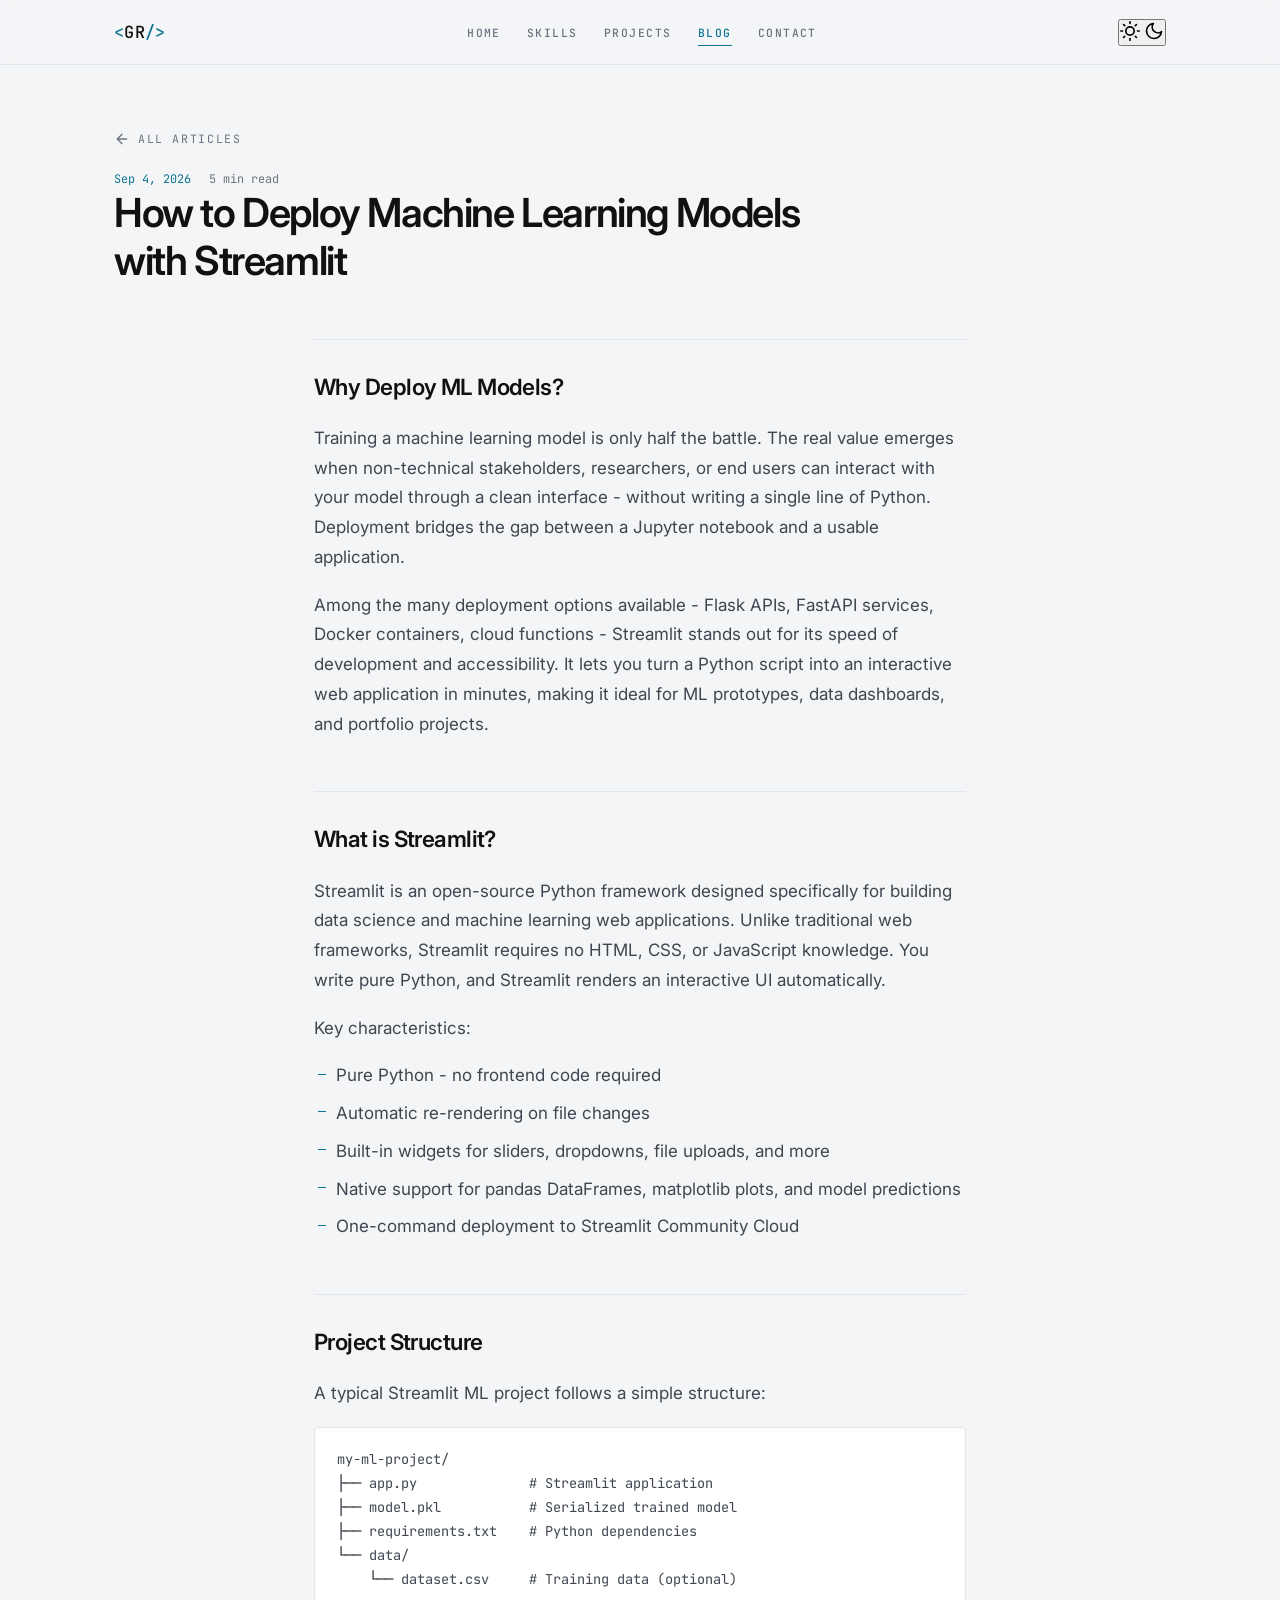
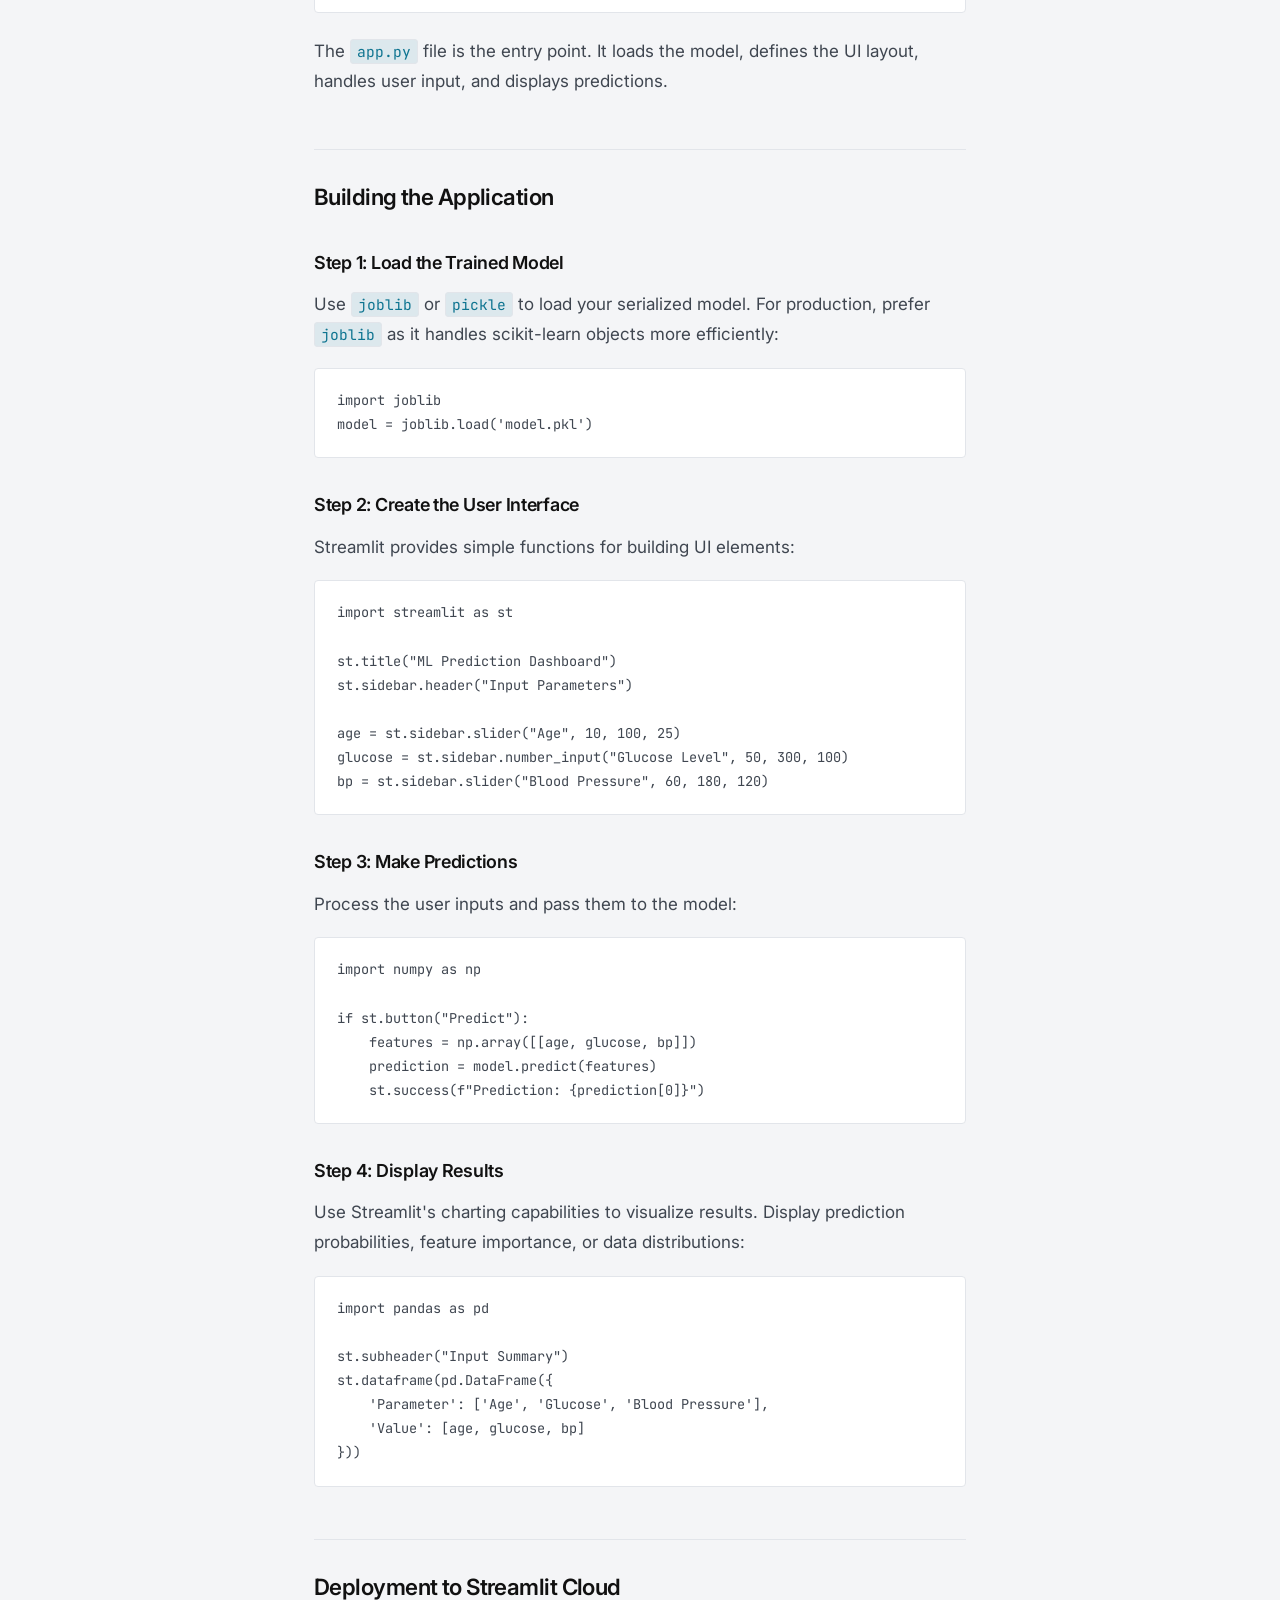
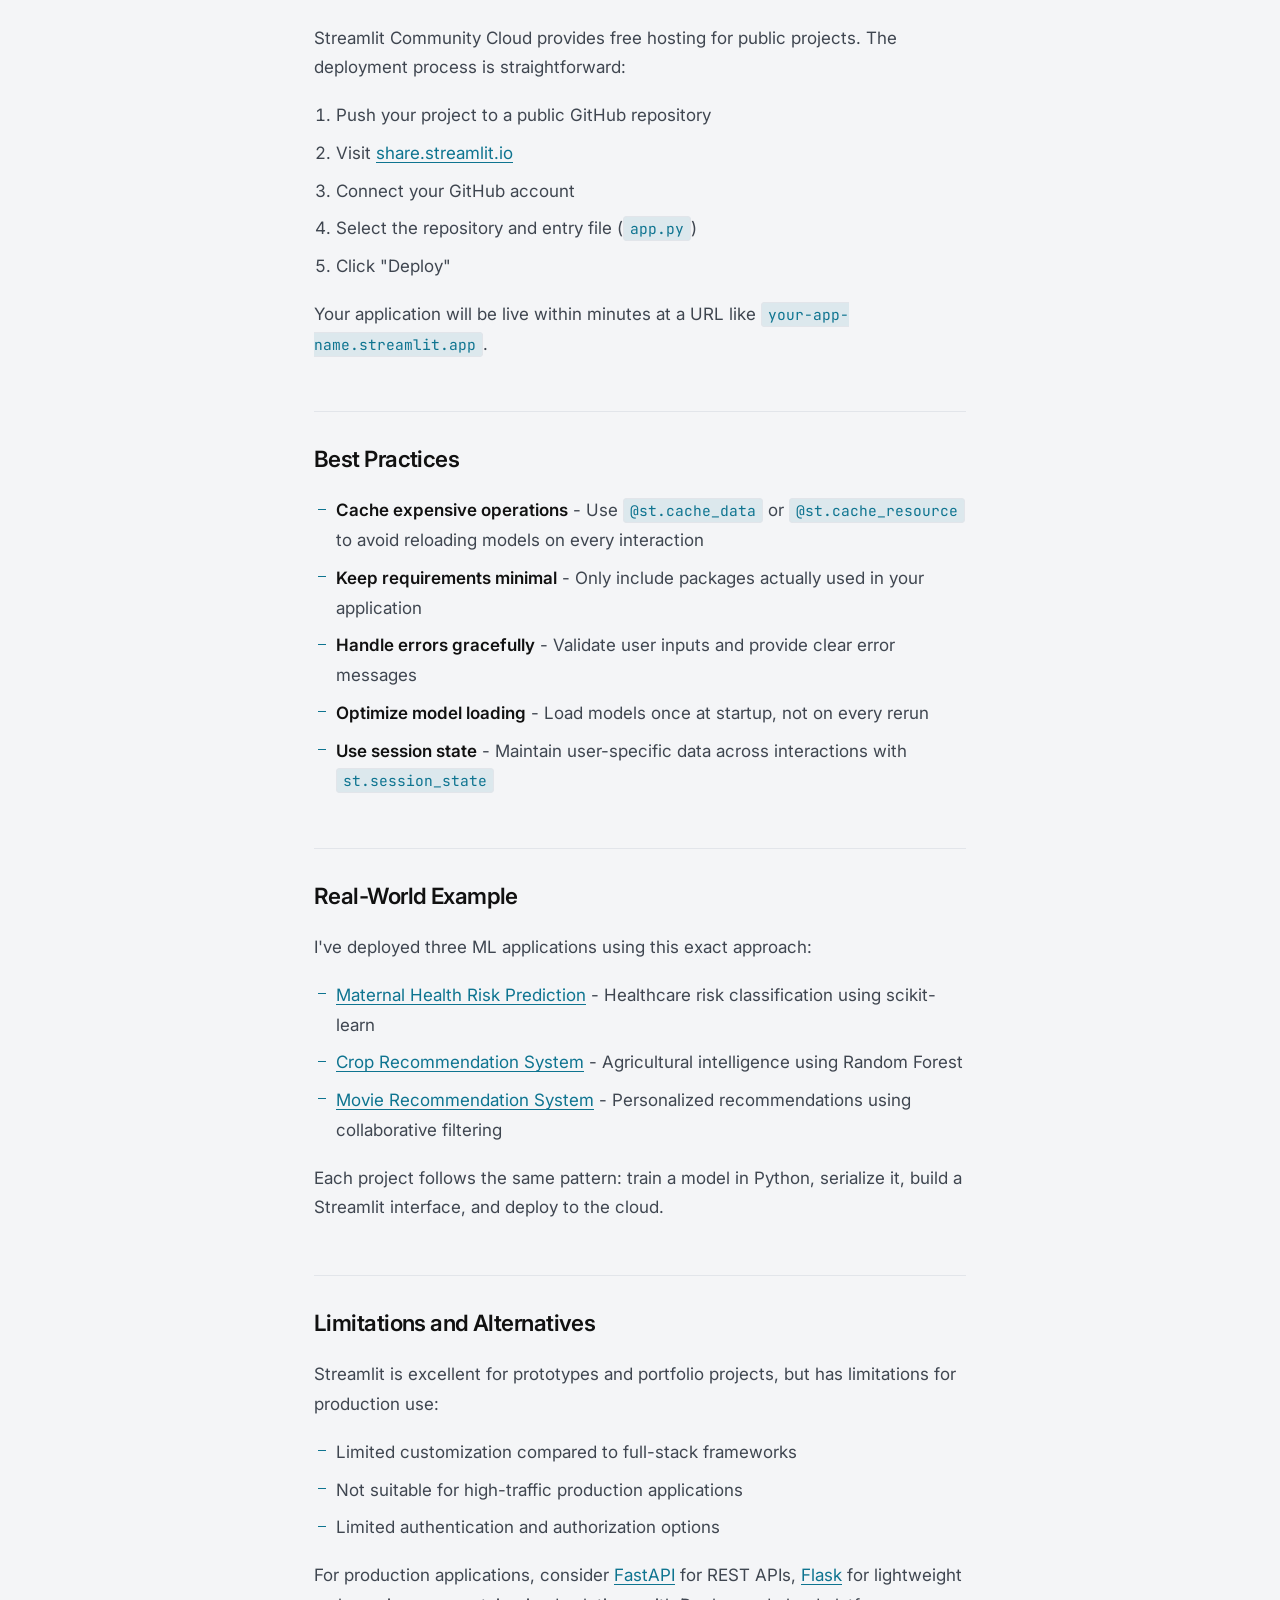
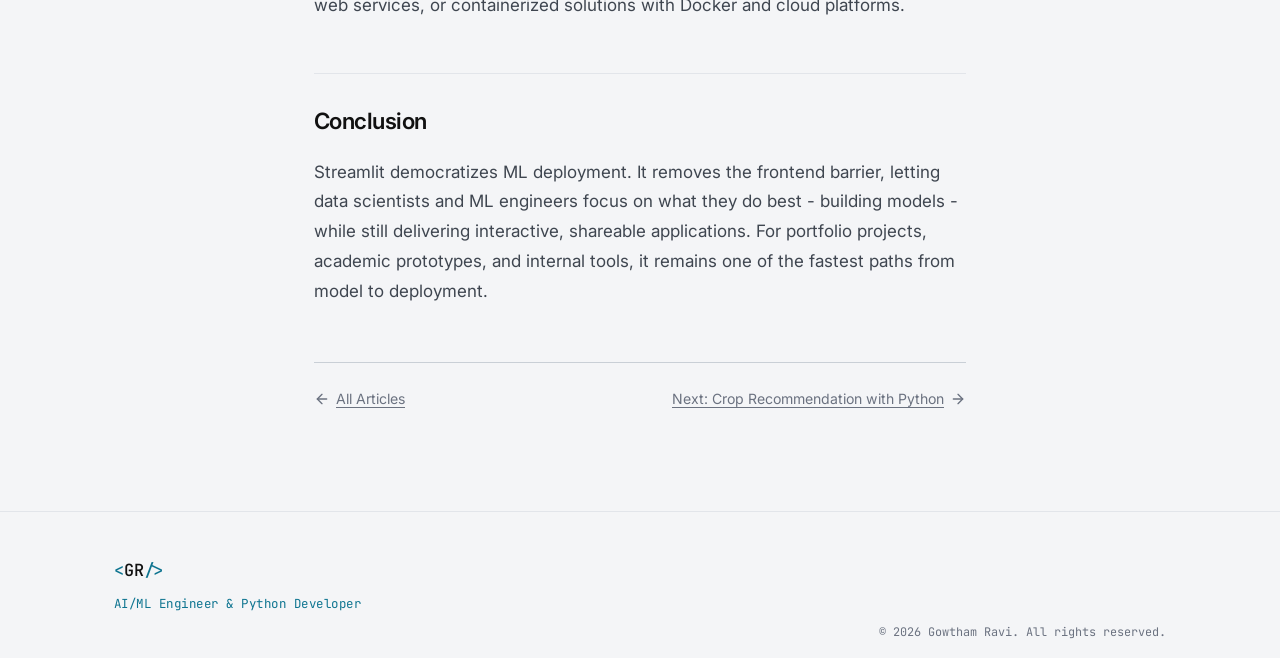
<file: blog/deploy-ml-models-streamlit.html>
<!DOCTYPE html>
<html lang="en" data-theme="dark">
<head>
  <meta charset="UTF-8">
  <meta name="viewport" content="width=device-width, initial-scale=1.0">
  <title>How to Deploy Machine Learning Models with Streamlit | Gowtham Ravi</title>
  <meta name="description" content="A practical guide to building interactive ML dashboards and deploying machine learning models as web applications using Python and Streamlit.">
  <meta name="robots" content="index, follow">
  <link rel="canonical" href="https://gowthamai-engr.github.io/my-portfolio/blog/deploy-ml-models-streamlit.html">
  <meta property="og:title" content="How to Deploy Machine Learning Models with Streamlit">
  <meta property="og:description" content="A practical guide to building interactive ML dashboards and deploying them as web applications using Python and Streamlit.">
  <meta property="og:type" content="article">
  <meta property="og:url" content="https://gowthamai-engr.github.io/my-portfolio/blog/deploy-ml-models-streamlit.html">
  <meta property="og:image" content="https://gowthamai-engr.github.io/my-portfolio/assets/og-image.svg">
  <meta property="article:published_time" content="2026-09-04">
  <meta property="article:author" content="Gowtham Ravi">
  <meta property="article:tag" content="Machine Learning">
  <meta property="article:tag" content="Streamlit">
  <meta property="article:tag" content="Python">
  <meta property="article:tag" content="Deployment">
  <meta name="twitter:card" content="summary_large_image">
  <meta name="twitter:title" content="How to Deploy Machine Learning Models with Streamlit">
  <meta name="twitter:description" content="A practical guide to building interactive ML dashboards with Python and Streamlit.">
  <meta name="twitter:image" content="https://gowthamai-engr.github.io/my-portfolio/assets/og-image.svg">
  <script type="application/ld+json">
  {
    "@context": "https://schema.org",
    "@type": "BlogPosting",
    "headline": "How to Deploy Machine Learning Models with Streamlit",
    "description": "A practical guide to building interactive ML dashboards and deploying machine learning models as web applications using Python and Streamlit.",
    "datePublished": "2026-09-04",
    "author": {
      "@type": "Person",
      "name": "Gowtham Ravi",
      "url": "https://gowthamai-engr.github.io/my-portfolio/"
    },
    "publisher": {
      "@type": "Person",
      "name": "Gowtham Ravi"
    },
    "url": "https://gowthamai-engr.github.io/my-portfolio/blog/deploy-ml-models-streamlit.html"
  }
  </script>
  <link rel="preconnect" href="https://fonts.googleapis.com">
  <link rel="preconnect" href="https://fonts.gstatic.com" crossorigin>
  <link href="https://fonts.googleapis.com/css2?family=Inter:wght@300;400;500;600;700&family=JetBrains+Mono:wght@400;500&display=swap" rel="stylesheet">
  <link rel="stylesheet" href="../css/style.css">
  <link rel="stylesheet" href="../css/blog.css">
  <link rel="icon" type="image/svg+xml" href="../assets/favicon.svg">
  <script>
    (function () {
      try {
        var stored = localStorage.getItem('gr-theme');
        var prefersDark = window.matchMedia('(prefers-color-scheme: dark)').matches;
        var theme = stored === 'light' || stored === 'dark' ? stored : (prefersDark ? 'dark' : 'light');
        document.documentElement.setAttribute('data-theme', theme);
      } catch (e) {
        document.documentElement.setAttribute('data-theme', 'dark');
      }
    })();
  </script>
</head>
<body>
  <a href="#main" class="skip-link">Skip to content</a>

  <nav class="navbar scrolled" aria-label="Primary">
    <div class="nav-container">
      <a href="../#home" class="nav-logo">
        <span class="logo-bracket">&lt;</span>GR<span class="logo-bracket">/&gt;</span>
      </a>
      <ul class="nav-links">
        <li><a href="../#home" class="nav-link">Home</a></li>
        <li><a href="../#skills" class="nav-link">Skills</a></li>
        <li><a href="../#projects" class="nav-link">Projects</a></li>
        <li><a href="../#blog" class="nav-link active">Blog</a></li>
        <li><a href="../#contact" class="nav-link">Contact</a></li>
      </ul>
      <button class="theme-toggle" id="themeToggle" aria-label="Toggle color theme">
        <svg class="theme-icon theme-icon-sun" width="20" height="20" viewBox="0 0 24 24" fill="none" stroke="currentColor" stroke-width="2" stroke-linecap="round" stroke-linejoin="round"><circle cx="12" cy="12" r="5"/><line x1="12" y1="1" x2="12" y2="3"/><line x1="12" y1="21" x2="12" y2="23"/><line x1="4.22" y1="4.22" x2="5.64" y2="5.64"/><line x1="18.36" y1="18.36" x2="19.78" y2="19.78"/><line x1="1" y1="12" x2="3" y2="12"/><line x1="21" y1="12" x2="23" y2="12"/><line x1="4.22" y1="19.78" x2="5.64" y2="18.36"/><line x1="18.36" y1="5.64" x2="19.78" y2="4.22"/></svg>
        <svg class="theme-icon theme-icon-moon" width="20" height="20" viewBox="0 0 24 24" fill="none" stroke="currentColor" stroke-width="2" stroke-linecap="round" stroke-linejoin="round"><path d="M21 12.79A9 9 0 1 1 11.21 3 7 7 0 0 0 21 12.79z"/></svg>
      </button>
    </div>
  </nav>

  <main id="main">
    <div class="article-header">
      <div class="container">
        <a href="index.html" class="blog-back">
          <svg width="16" height="16" viewBox="0 0 24 24" fill="none" stroke="currentColor" stroke-width="2" stroke-linecap="round" stroke-linejoin="round"><line x1="19" y1="12" x2="5" y2="12"/><polyline points="12 19 5 12 12 5"/></svg>
          All Articles
        </a>
        <div class="article-meta">
          <span class="article-date">Sep 4, 2026</span>
          <span>5 min read</span>
        </div>
        <h1>How to Deploy Machine Learning Models with Streamlit</h1>
      </div>
    </div>

    <article class="article-body">
      <h2>Why Deploy ML Models?</h2>
      <p>
        Training a machine learning model is only half the battle. The real value emerges when non-technical stakeholders, researchers, or end users can interact with your model through a clean interface - without writing a single line of Python. Deployment bridges the gap between a Jupyter notebook and a usable application.
      </p>
      <p>
        Among the many deployment options available - Flask APIs, FastAPI services, Docker containers, cloud functions - Streamlit stands out for its speed of development and accessibility. It lets you turn a Python script into an interactive web application in minutes, making it ideal for ML prototypes, data dashboards, and portfolio projects.
      </p>

      <h2>What is Streamlit?</h2>
      <p>
        Streamlit is an open-source Python framework designed specifically for building data science and machine learning web applications. Unlike traditional web frameworks, Streamlit requires no HTML, CSS, or JavaScript knowledge. You write pure Python, and Streamlit renders an interactive UI automatically.
      </p>
      <p>Key characteristics:</p>
      <ul>
        <li>Pure Python - no frontend code required</li>
        <li>Automatic re-rendering on file changes</li>
        <li>Built-in widgets for sliders, dropdowns, file uploads, and more</li>
        <li>Native support for pandas DataFrames, matplotlib plots, and model predictions</li>
        <li>One-command deployment to Streamlit Community Cloud</li>
      </ul>

      <h2>Project Structure</h2>
      <p>
        A typical Streamlit ML project follows a simple structure:
      </p>
      <pre><code>my-ml-project/
├── app.py              # Streamlit application
├── model.pkl           # Serialized trained model
├── requirements.txt    # Python dependencies
└── data/
    └── dataset.csv     # Training data (optional)</code></pre>
      <p>
        The <code>app.py</code> file is the entry point. It loads the model, defines the UI layout, handles user input, and displays predictions.
      </p>

      <h2>Building the Application</h2>
      <h3>Step 1: Load the Trained Model</h3>
      <p>
        Use <code>joblib</code> or <code>pickle</code> to load your serialized model. For production, prefer <code>joblib</code> as it handles scikit-learn objects more efficiently:
      </p>
      <pre><code>import joblib
model = joblib.load('model.pkl')</code></pre>

      <h3>Step 2: Create the User Interface</h3>
      <p>
        Streamlit provides simple functions for building UI elements:
      </p>
      <pre><code>import streamlit as st

st.title("ML Prediction Dashboard")
st.sidebar.header("Input Parameters")

age = st.sidebar.slider("Age", 10, 100, 25)
glucose = st.sidebar.number_input("Glucose Level", 50, 300, 100)
bp = st.sidebar.slider("Blood Pressure", 60, 180, 120)</code></pre>

      <h3>Step 3: Make Predictions</h3>
      <p>
        Process the user inputs and pass them to the model:
      </p>
      <pre><code>import numpy as np

if st.button("Predict"):
    features = np.array([[age, glucose, bp]])
    prediction = model.predict(features)
    st.success(f"Prediction: {prediction[0]}")</code></pre>

      <h3>Step 4: Display Results</h3>
      <p>
        Use Streamlit's charting capabilities to visualize results. Display prediction probabilities, feature importance, or data distributions:
      </p>
      <pre><code>import pandas as pd

st.subheader("Input Summary")
st.dataframe(pd.DataFrame({
    'Parameter': ['Age', 'Glucose', 'Blood Pressure'],
    'Value': [age, glucose, bp]
}))</code></pre>

      <h2>Deployment to Streamlit Cloud</h2>
      <p>
        Streamlit Community Cloud provides free hosting for public projects. The deployment process is straightforward:
      </p>
      <ol>
        <li>Push your project to a public GitHub repository</li>
        <li>Visit <a href="https://streamlit.io/cloud" target="_blank" rel="noopener">share.streamlit.io</a></li>
        <li>Connect your GitHub account</li>
        <li>Select the repository and entry file (<code>app.py</code>)</li>
        <li>Click "Deploy"</li>
      </ol>
      <p>
        Your application will be live within minutes at a URL like <code>your-app-name.streamlit.app</code>.
      </p>

      <h2>Best Practices</h2>
      <ul>
        <li><strong>Cache expensive operations</strong> - Use <code>@st.cache_data</code> or <code>@st.cache_resource</code> to avoid reloading models on every interaction</li>
        <li><strong>Keep requirements minimal</strong> - Only include packages actually used in your application</li>
        <li><strong>Handle errors gracefully</strong> - Validate user inputs and provide clear error messages</li>
        <li><strong>Optimize model loading</strong> - Load models once at startup, not on every rerun</li>
        <li><strong>Use session state</strong> - Maintain user-specific data across interactions with <code>st.session_state</code></li>
      </ul>

      <h2>Real-World Example</h2>
      <p>
        I've deployed three ML applications using this exact approach:
      </p>
      <ul>
        <li><a href="https://pregnancyriskprediction-1222.streamlit.app/" target="_blank" rel="noopener">Maternal Health Risk Prediction</a> - Healthcare risk classification using scikit-learn</li>
        <li><a href="https://crop-recommendation-system-2222.streamlit.app/" target="_blank" rel="noopener">Crop Recommendation System</a> - Agricultural intelligence using Random Forest</li>
        <li><a href="https://movierecommendationsystem-govi.streamlit.app/" target="_blank" rel="noopener">Movie Recommendation System</a> - Personalized recommendations using collaborative filtering</li>
      </ul>
      <p>
        Each project follows the same pattern: train a model in Python, serialize it, build a Streamlit interface, and deploy to the cloud.
      </p>

      <h2>Limitations and Alternatives</h2>
      <p>
        Streamlit is excellent for prototypes and portfolio projects, but has limitations for production use:
      </p>
      <ul>
        <li>Limited customization compared to full-stack frameworks</li>
        <li>Not suitable for high-traffic production applications</li>
        <li>Limited authentication and authorization options</li>
      </ul>
      <p>
        For production applications, consider <a href="https://fastapi.tiangolo.com/" target="_blank" rel="noopener">FastAPI</a> for REST APIs, <a href="https://flask.palletsprojects.com/" target="_blank" rel="noopener">Flask</a> for lightweight web services, or containerized solutions with Docker and cloud platforms.
      </p>

      <h2>Conclusion</h2>
      <p>
        Streamlit democratizes ML deployment. It removes the frontend barrier, letting data scientists and ML engineers focus on what they do best - building models - while still delivering interactive, shareable applications. For portfolio projects, academic prototypes, and internal tools, it remains one of the fastest paths from model to deployment.
      </p>

      <div class="article-nav">
        <a href="index.html">
          <svg width="16" height="16" viewBox="0 0 24 24" fill="none" stroke="currentColor" stroke-width="2" stroke-linecap="round" stroke-linejoin="round"><line x1="19" y1="12" x2="5" y2="12"/><polyline points="12 19 5 12 12 5"/></svg>
          All Articles
        </a>
        <a href="crop-recommendation-python.html">
          Next: Crop Recommendation with Python
          <svg width="16" height="16" viewBox="0 0 24 24" fill="none" stroke="currentColor" stroke-width="2" stroke-linecap="round" stroke-linejoin="round"><line x1="5" y1="12" x2="19" y2="12"/><polyline points="12 5 19 12 12 19"/></svg>
        </a>
      </div>
    </article>
  </main>

  <footer class="footer">
    <div class="container">
      <div class="footer-content">
        <a href="../#home" class="footer-logo">
          <span class="logo-bracket">&lt;</span>GR<span class="logo-bracket">/&gt;</span>
        </a>
        <p class="footer-tagline">AI/ML Engineer &amp; Python Developer</p>
        <p class="footer-copyright">&copy; 2026 Gowtham Ravi. All rights reserved.</p>
      </div>
    </div>
  </footer>

  <script src="../js/theme.js"></script>
</body>
</html>
</file>
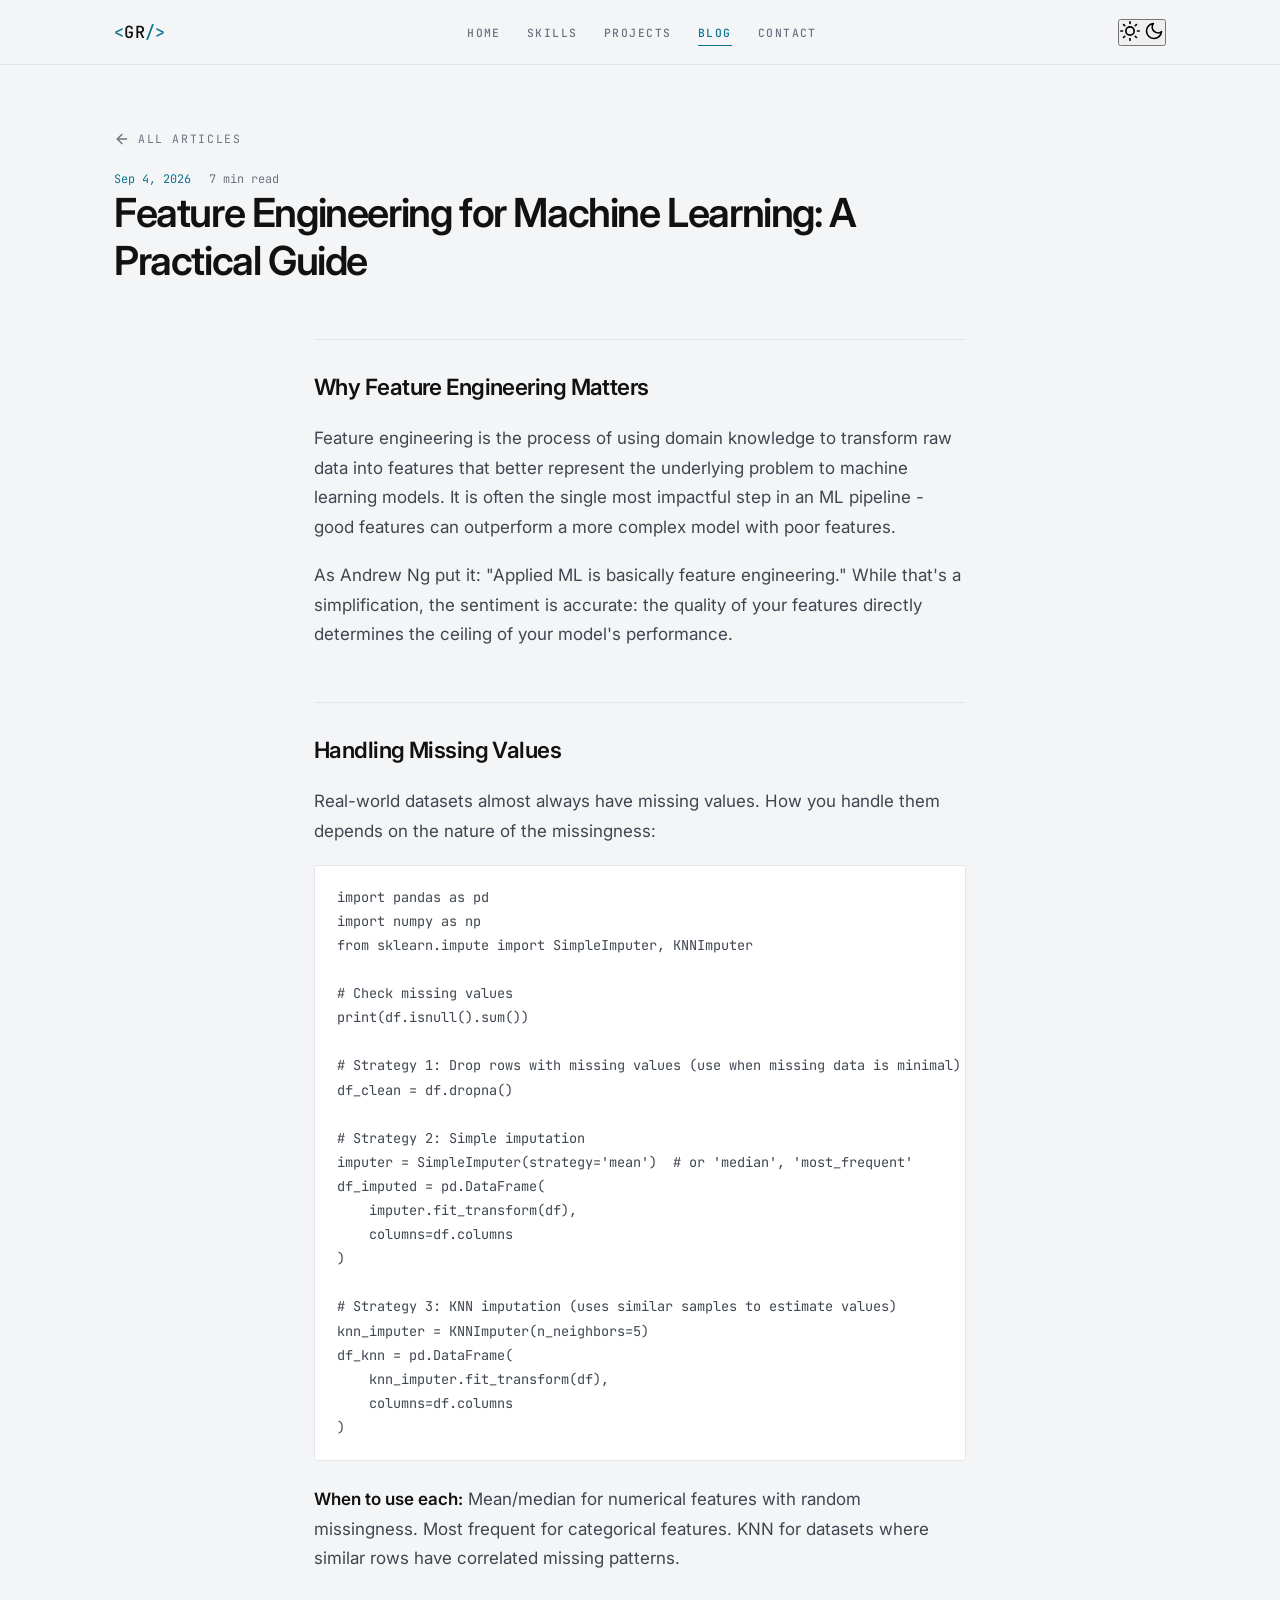
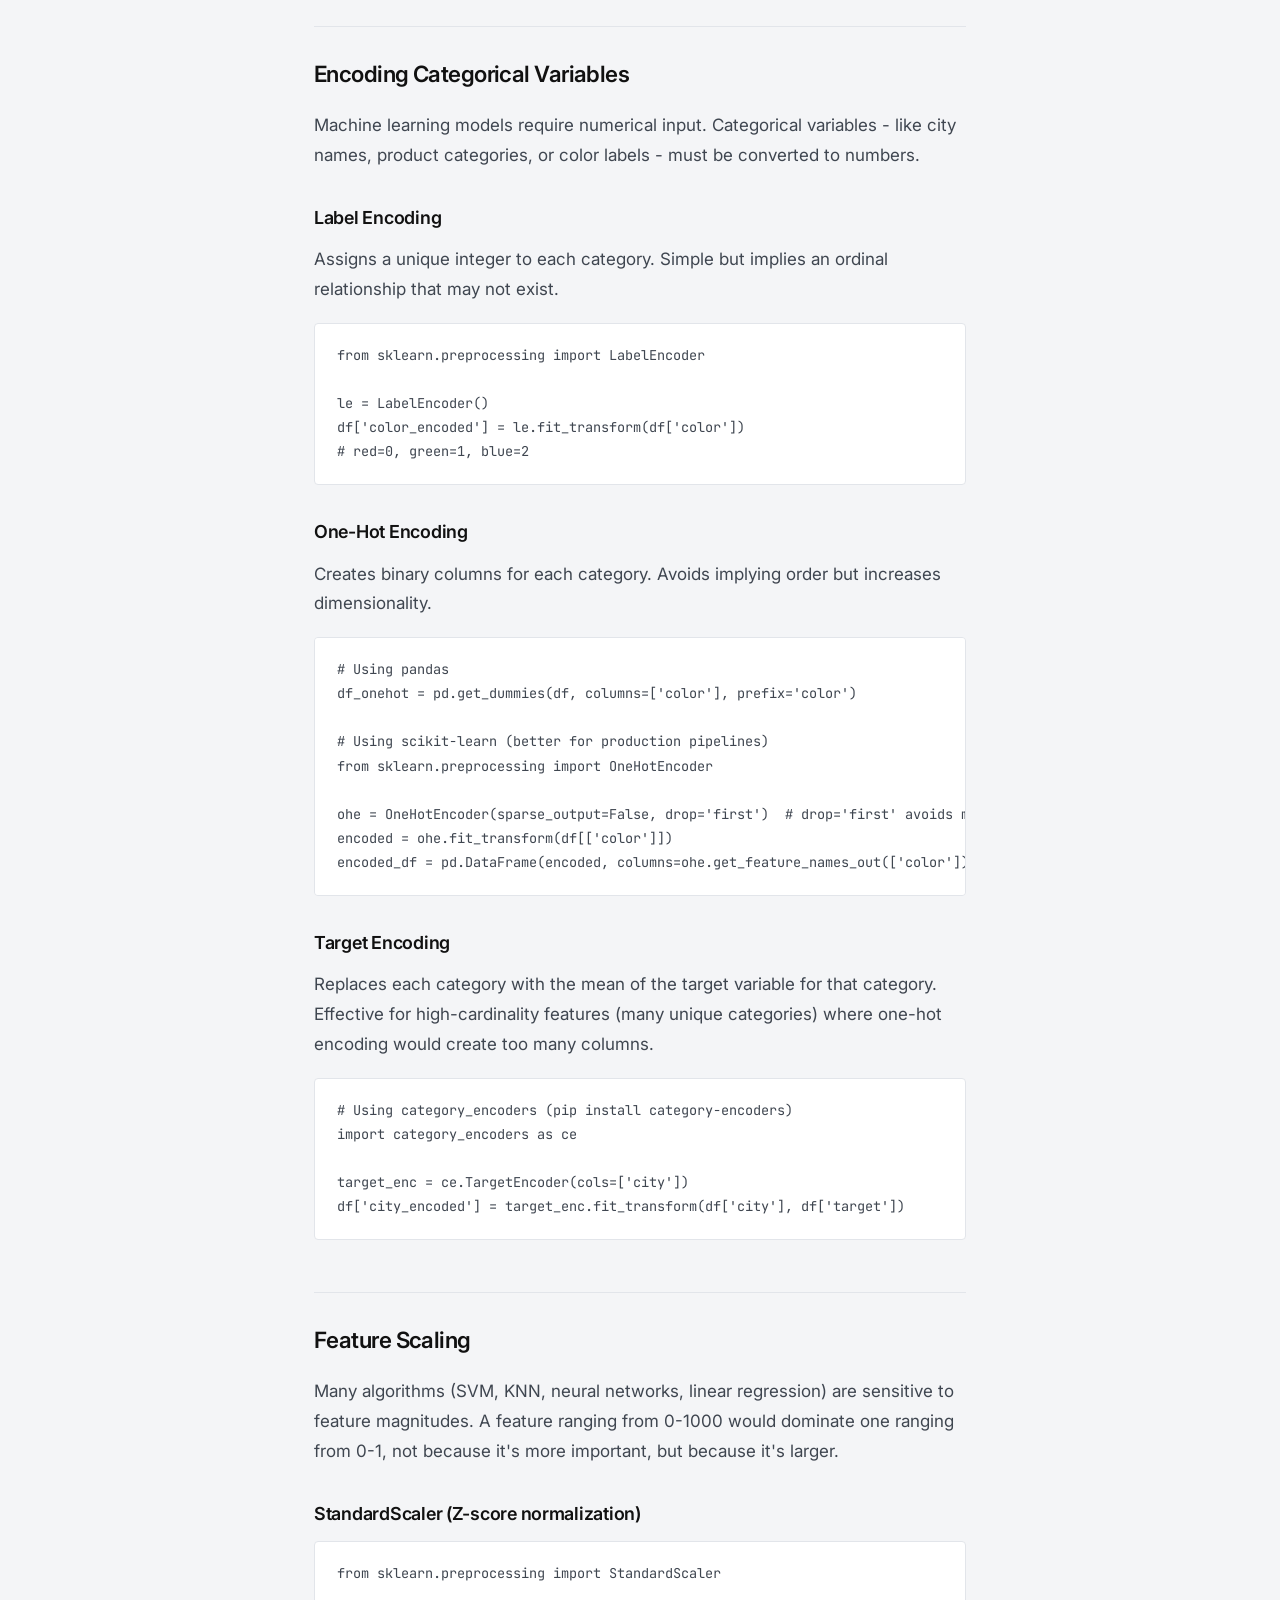
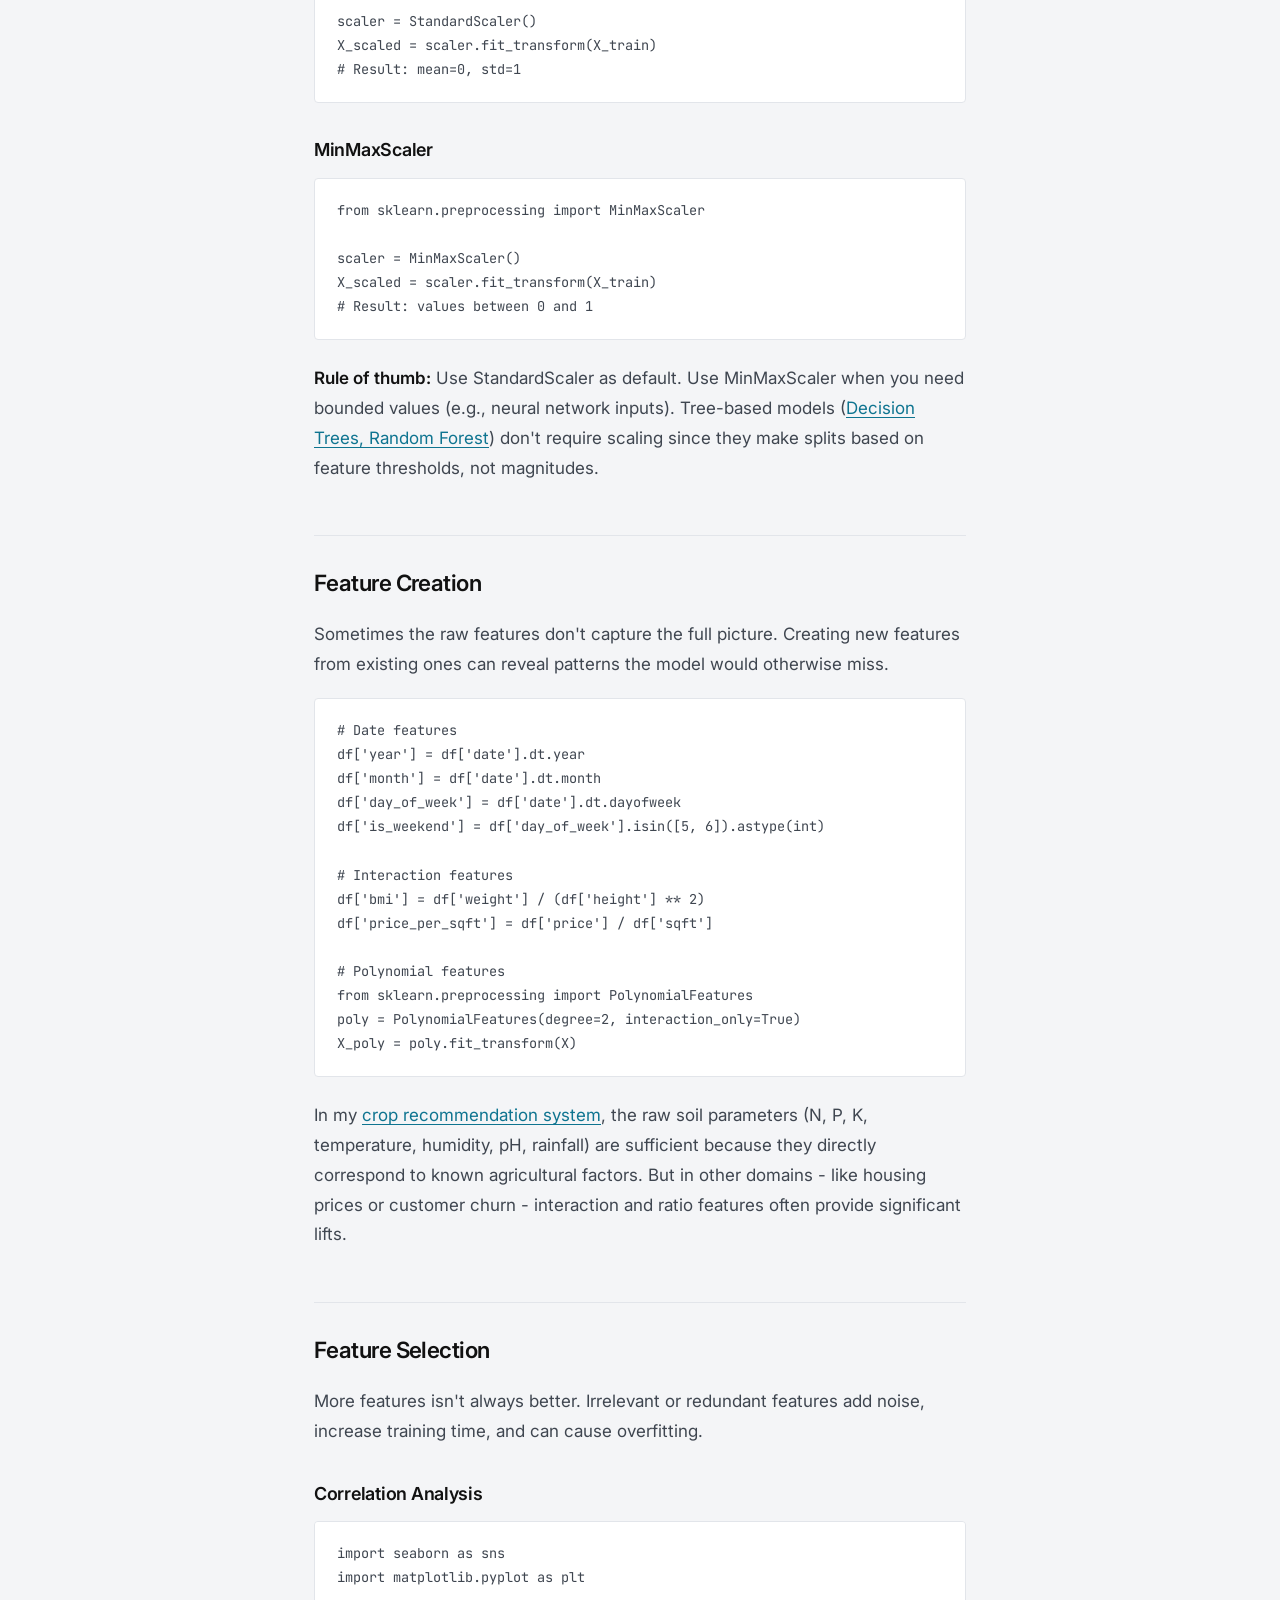
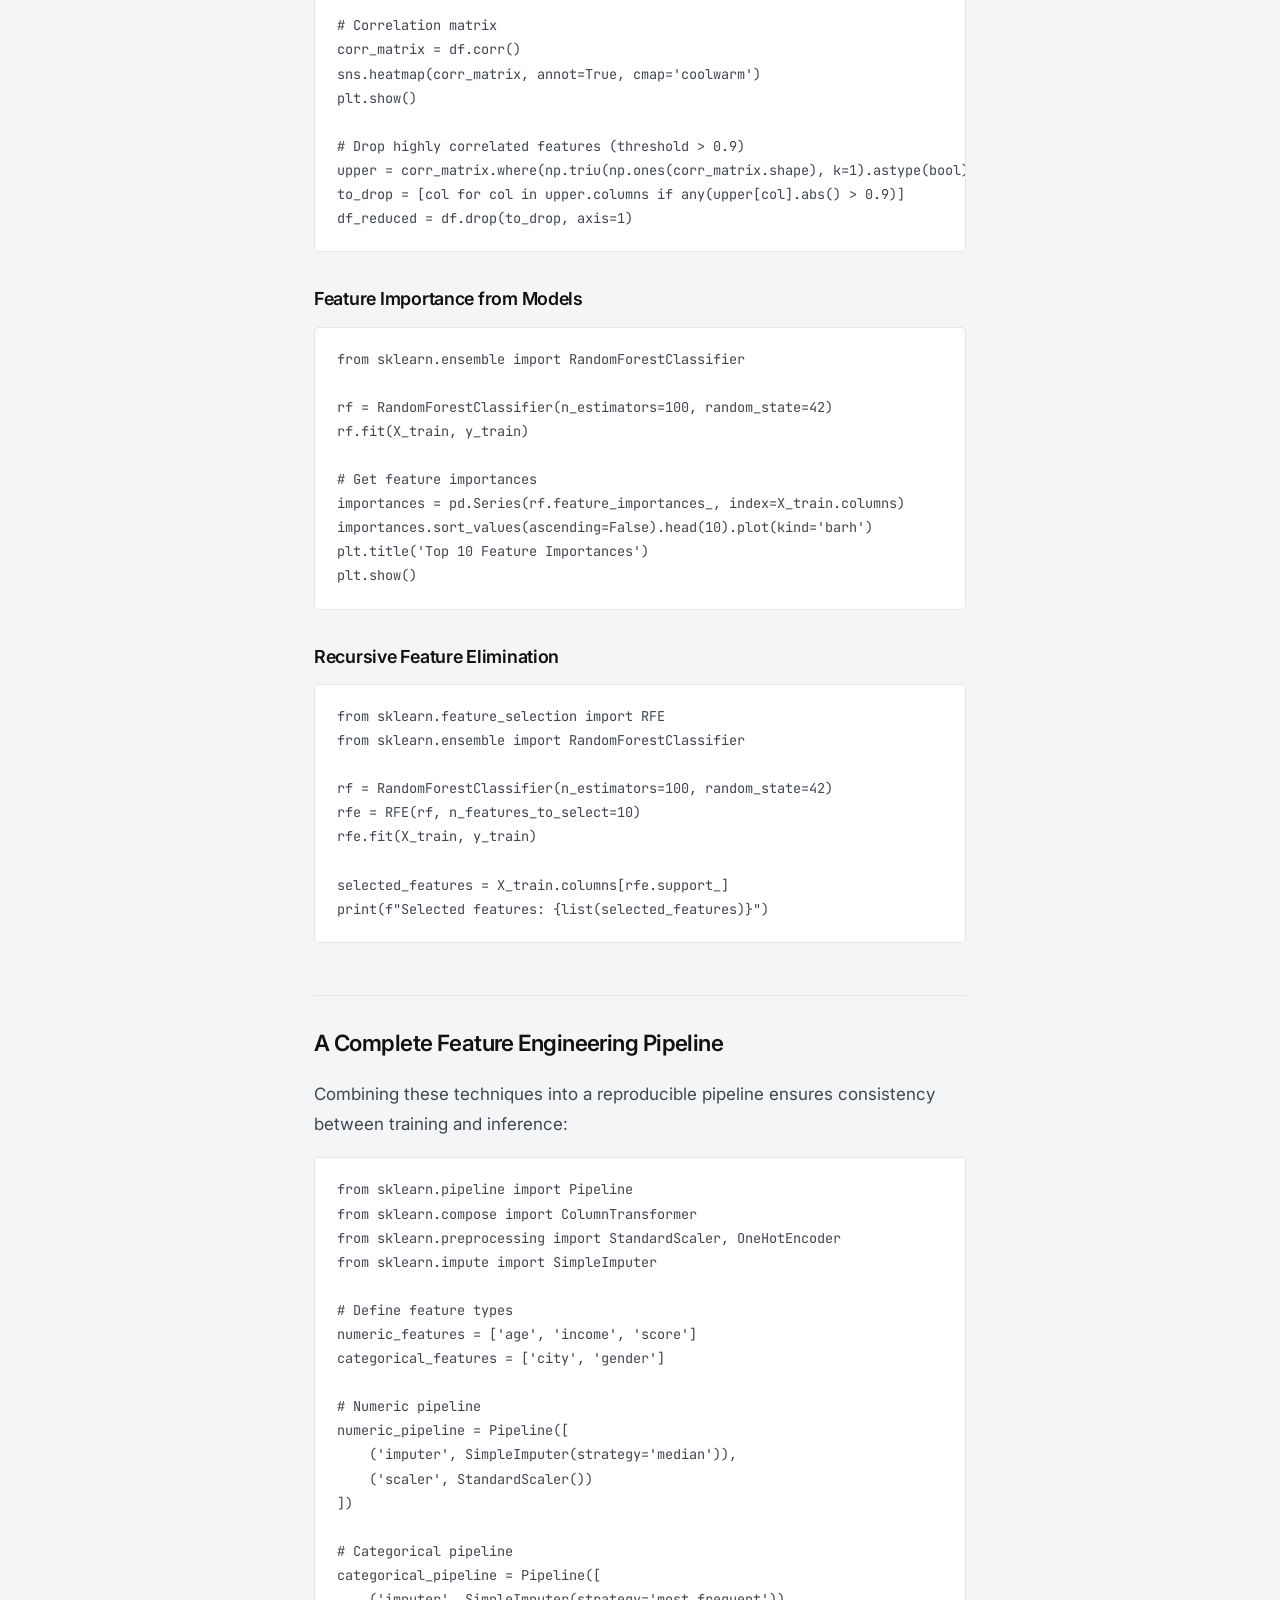
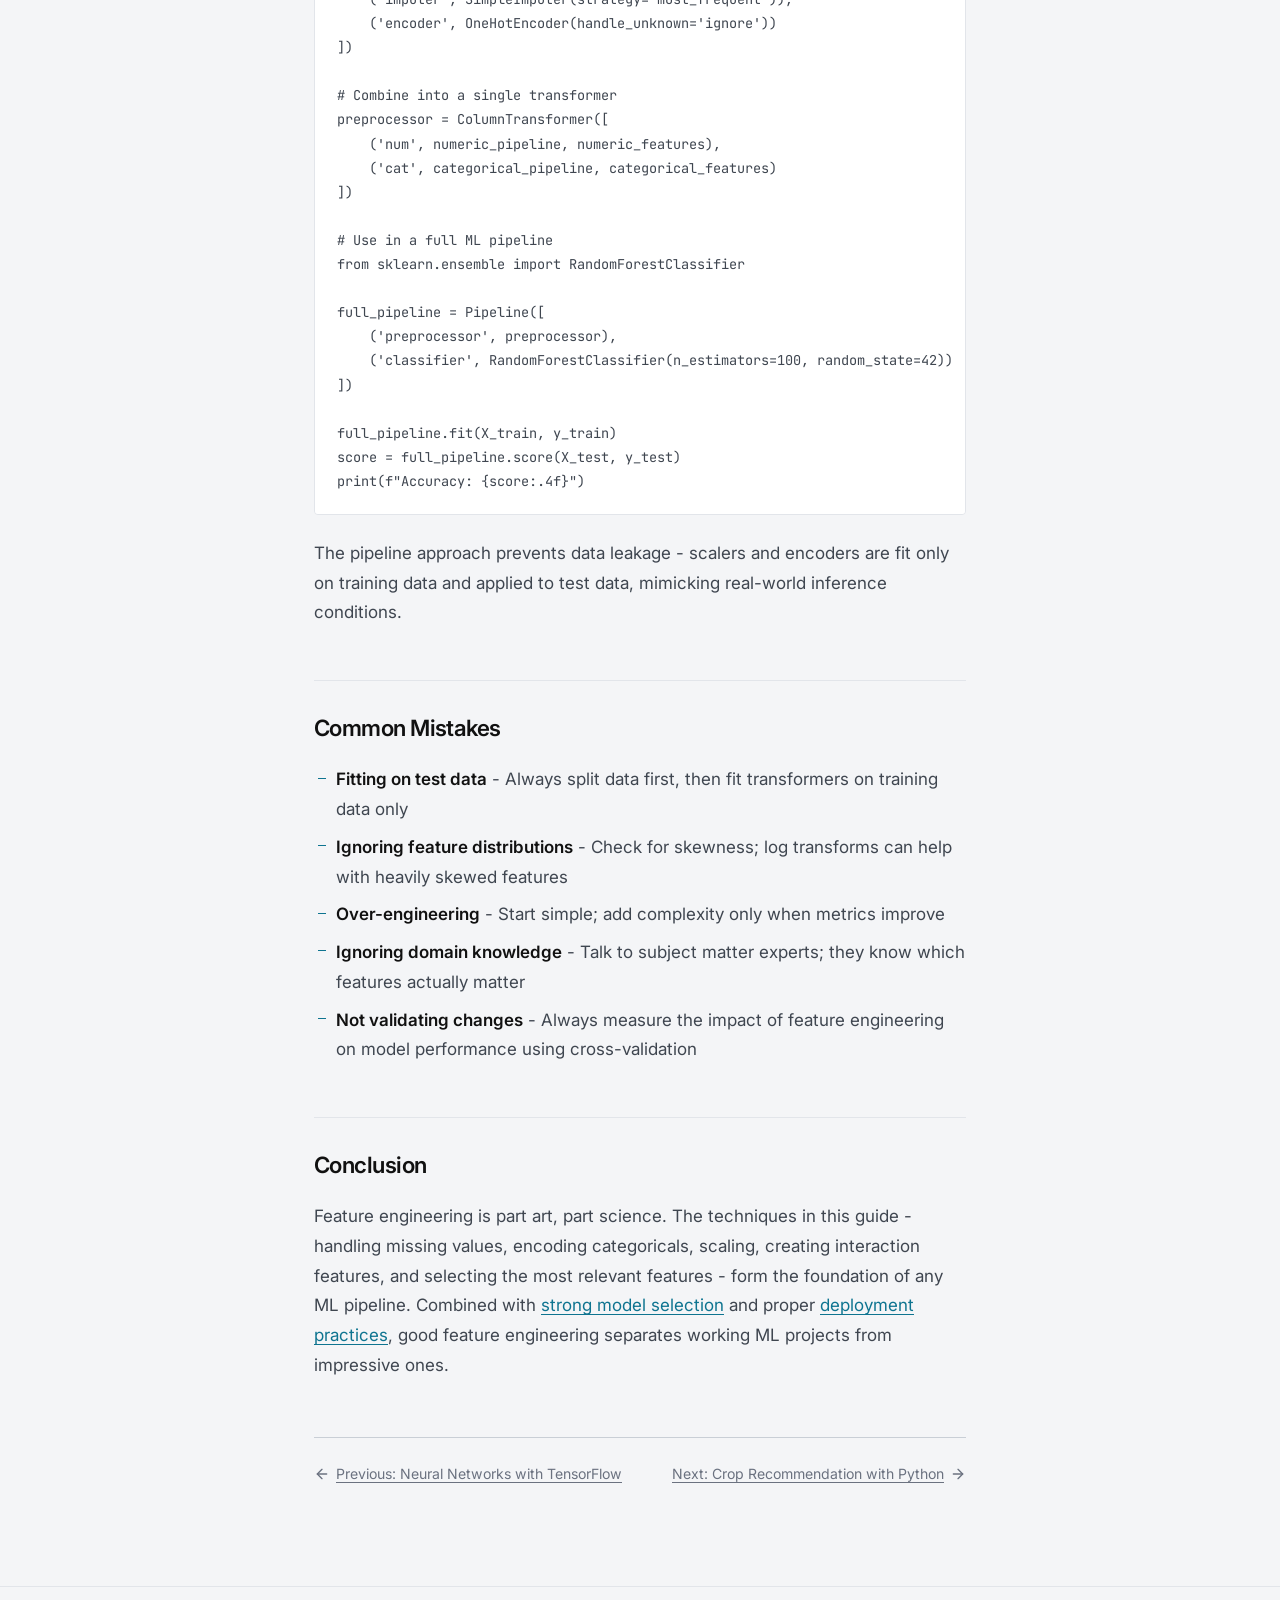
<file: blog/feature-engineering-machine-learning.html>
<!DOCTYPE html>
<html lang="en" data-theme="dark">
<head>
  <meta charset="UTF-8">
  <meta name="viewport" content="width=device-width, initial-scale=1.0">
  <title>Feature Engineering for Machine Learning: A Practical Guide | Gowtham Ravi</title>
  <meta name="description" content="A practical guide to feature engineering for machine learning - encoding categorical variables, scaling, feature selection, and real-world techniques that improve model performance.">
  <meta name="robots" content="index, follow">
  <link rel="canonical" href="https://gowthamai-engr.github.io/my-portfolio/blog/feature-engineering-machine-learning.html">
  <meta property="og:title" content="Feature Engineering for Machine Learning: A Practical Guide">
  <meta property="og:description" content="A practical guide to feature engineering for machine learning - encoding, scaling, selection, and real-world techniques.">
  <meta property="og:type" content="article">
  <meta property="og:url" content="https://gowthamai-engr.github.io/my-portfolio/blog/feature-engineering-machine-learning.html">
  <meta property="og:image" content="https://gowthamai-engr.github.io/my-portfolio/assets/og-image.svg">
  <meta property="article:published_time" content="2026-09-04">
  <meta property="article:author" content="Gowtham Ravi">
  <meta property="article:tag" content="Feature Engineering">
  <meta property="article:tag" content="Scikit-learn">
  <meta property="article:tag" content="Data Science">
  <meta property="article:tag" content="Python">
  <meta name="twitter:card" content="summary_large_image">
  <meta name="twitter:title" content="Feature Engineering for Machine Learning: A Practical Guide">
  <meta name="twitter:description" content="A practical guide to feature engineering for machine learning - encoding, scaling, selection, and real-world techniques.">
  <meta name="twitter:image" content="https://gowthamai-engr.github.io/my-portfolio/assets/og-image.svg">
  <script type="application/ld+json">
  {
    "@context": "https://schema.org",
    "@type": "BlogPosting",
    "headline": "Feature Engineering for Machine Learning: A Practical Guide",
    "description": "A practical guide to feature engineering for machine learning - encoding categorical variables, scaling, feature selection, and real-world techniques that improve model performance.",
    "datePublished": "2026-09-04",
    "author": {
      "@type": "Person",
      "name": "Gowtham Ravi",
      "url": "https://gowthamai-engr.github.io/my-portfolio/"
    },
    "publisher": {
      "@type": "Person",
      "name": "Gowtham Ravi"
    },
    "url": "https://gowthamai-engr.github.io/my-portfolio/blog/feature-engineering-machine-learning.html"
  }
  </script>
  <link rel="preconnect" href="https://fonts.googleapis.com">
  <link rel="preconnect" href="https://fonts.gstatic.com" crossorigin>
  <link href="https://fonts.googleapis.com/css2?family=Inter:wght@300;400;500;600;700&family=JetBrains+Mono:wght@400;500&display=swap" rel="stylesheet">
  <link rel="stylesheet" href="../css/style.css">
  <link rel="stylesheet" href="../css/blog.css">
  <link rel="icon" type="image/svg+xml" href="../assets/favicon.svg">
  <script>
    (function () {
      try {
        var stored = localStorage.getItem('gr-theme');
        var prefersDark = window.matchMedia('(prefers-color-scheme: dark)').matches;
        var theme = stored === 'light' || stored === 'dark' ? stored : (prefersDark ? 'dark' : 'light');
        document.documentElement.setAttribute('data-theme', theme);
      } catch (e) {
        document.documentElement.setAttribute('data-theme', 'dark');
      }
    })();
  </script>
</head>
<body>
  <a href="#main" class="skip-link">Skip to content</a>

  <nav class="navbar scrolled" aria-label="Primary">
    <div class="nav-container">
      <a href="../#home" class="nav-logo">
        <span class="logo-bracket">&lt;</span>GR<span class="logo-bracket">/&gt;</span>
      </a>
      <ul class="nav-links">
        <li><a href="../#home" class="nav-link">Home</a></li>
        <li><a href="../#skills" class="nav-link">Skills</a></li>
        <li><a href="../#projects" class="nav-link">Projects</a></li>
        <li><a href="../#blog" class="nav-link active">Blog</a></li>
        <li><a href="../#contact" class="nav-link">Contact</a></li>
      </ul>
      <button class="theme-toggle" id="themeToggle" aria-label="Toggle color theme">
        <svg class="theme-icon theme-icon-sun" width="20" height="20" viewBox="0 0 24 24" fill="none" stroke="currentColor" stroke-width="2" stroke-linecap="round" stroke-linejoin="round"><circle cx="12" cy="12" r="5"/><line x1="12" y1="1" x2="12" y2="3"/><line x1="12" y1="21" x2="12" y2="23"/><line x1="4.22" y1="4.22" x2="5.64" y2="5.64"/><line x1="18.36" y1="18.36" x2="19.78" y2="19.78"/><line x1="1" y1="12" x2="3" y2="12"/><line x1="21" y1="12" x2="23" y2="12"/><line x1="4.22" y1="19.78" x2="5.64" y2="18.36"/><line x1="18.36" y1="5.64" x2="19.78" y2="4.22"/></svg>
        <svg class="theme-icon theme-icon-moon" width="20" height="20" viewBox="0 0 24 24" fill="none" stroke="currentColor" stroke-width="2" stroke-linecap="round" stroke-linejoin="round"><path d="M21 12.79A9 9 0 1 1 11.21 3 7 7 0 0 0 21 12.79z"/></svg>
      </button>
    </div>
  </nav>

  <main id="main">
    <div class="article-header">
      <div class="container">
        <a href="index.html" class="blog-back">
          <svg width="16" height="16" viewBox="0 0 24 24" fill="none" stroke="currentColor" stroke-width="2" stroke-linecap="round" stroke-linejoin="round"><line x1="19" y1="12" x2="5" y2="12"/><polyline points="12 19 5 12 12 5"/></svg>
          All Articles
        </a>
        <div class="article-meta">
          <span class="article-date">Sep 4, 2026</span>
          <span>7 min read</span>
        </div>
        <h1>Feature Engineering for Machine Learning: A Practical Guide</h1>
      </div>
    </div>

    <article class="article-body">
      <h2>Why Feature Engineering Matters</h2>
      <p>
        Feature engineering is the process of using domain knowledge to transform raw data into features that better represent the underlying problem to machine learning models. It is often the single most impactful step in an ML pipeline - good features can outperform a more complex model with poor features.
      </p>
      <p>
        As Andrew Ng put it: "Applied ML is basically feature engineering." While that's a simplification, the sentiment is accurate: the quality of your features directly determines the ceiling of your model's performance.
      </p>

      <h2>Handling Missing Values</h2>
      <p>
        Real-world datasets almost always have missing values. How you handle them depends on the nature of the missingness:
      </p>
      <pre><code>import pandas as pd
import numpy as np
from sklearn.impute import SimpleImputer, KNNImputer

# Check missing values
print(df.isnull().sum())

# Strategy 1: Drop rows with missing values (use when missing data is minimal)
df_clean = df.dropna()

# Strategy 2: Simple imputation
imputer = SimpleImputer(strategy='mean')  # or 'median', 'most_frequent'
df_imputed = pd.DataFrame(
    imputer.fit_transform(df),
    columns=df.columns
)

# Strategy 3: KNN imputation (uses similar samples to estimate values)
knn_imputer = KNNImputer(n_neighbors=5)
df_knn = pd.DataFrame(
    knn_imputer.fit_transform(df),
    columns=df.columns
)</code></pre>
      <p>
        <strong>When to use each:</strong> Mean/median for numerical features with random missingness. Most frequent for categorical features. KNN for datasets where similar rows have correlated missing patterns.
      </p>

      <h2>Encoding Categorical Variables</h2>
      <p>
        Machine learning models require numerical input. Categorical variables - like city names, product categories, or color labels - must be converted to numbers.
      </p>

      <h3>Label Encoding</h3>
      <p>
        Assigns a unique integer to each category. Simple but implies an ordinal relationship that may not exist.
      </p>
      <pre><code>from sklearn.preprocessing import LabelEncoder

le = LabelEncoder()
df['color_encoded'] = le.fit_transform(df['color'])
# red=0, green=1, blue=2</code></pre>

      <h3>One-Hot Encoding</h3>
      <p>
        Creates binary columns for each category. Avoids implying order but increases dimensionality.
      </p>
      <pre><code># Using pandas
df_onehot = pd.get_dummies(df, columns=['color'], prefix='color')

# Using scikit-learn (better for production pipelines)
from sklearn.preprocessing import OneHotEncoder

ohe = OneHotEncoder(sparse_output=False, drop='first')  # drop='first' avoids multicollinearity
encoded = ohe.fit_transform(df[['color']])
encoded_df = pd.DataFrame(encoded, columns=ohe.get_feature_names_out(['color']))</code></pre>

      <h3>Target Encoding</h3>
      <p>
        Replaces each category with the mean of the target variable for that category. Effective for high-cardinality features (many unique categories) where one-hot encoding would create too many columns.
      </p>
      <pre><code># Using category_encoders (pip install category-encoders)
import category_encoders as ce

target_enc = ce.TargetEncoder(cols=['city'])
df['city_encoded'] = target_enc.fit_transform(df['city'], df['target'])</code></pre>

      <h2>Feature Scaling</h2>
      <p>
        Many algorithms (SVM, KNN, neural networks, linear regression) are sensitive to feature magnitudes. A feature ranging from 0-1000 would dominate one ranging from 0-1, not because it's more important, but because it's larger.
      </p>

      <h3>StandardScaler (Z-score normalization)</h3>
      <pre><code>from sklearn.preprocessing import StandardScaler

scaler = StandardScaler()
X_scaled = scaler.fit_transform(X_train)
# Result: mean=0, std=1</code></pre>

      <h3>MinMaxScaler</h3>
      <pre><code>from sklearn.preprocessing import MinMaxScaler

scaler = MinMaxScaler()
X_scaled = scaler.fit_transform(X_train)
# Result: values between 0 and 1</code></pre>

      <p>
        <strong>Rule of thumb:</strong> Use StandardScaler as default. Use MinMaxScaler when you need bounded values (e.g., neural network inputs). Tree-based models (<a href="decision-tree-vs-random-forest.html">Decision Trees, Random Forest</a>) don't require scaling since they make splits based on feature thresholds, not magnitudes.
      </p>

      <h2>Feature Creation</h2>
      <p>
        Sometimes the raw features don't capture the full picture. Creating new features from existing ones can reveal patterns the model would otherwise miss.
      </p>
      <pre><code># Date features
df['year'] = df['date'].dt.year
df['month'] = df['date'].dt.month
df['day_of_week'] = df['date'].dt.dayofweek
df['is_weekend'] = df['day_of_week'].isin([5, 6]).astype(int)

# Interaction features
df['bmi'] = df['weight'] / (df['height'] ** 2)
df['price_per_sqft'] = df['price'] / df['sqft']

# Polynomial features
from sklearn.preprocessing import PolynomialFeatures
poly = PolynomialFeatures(degree=2, interaction_only=True)
X_poly = poly.fit_transform(X)</code></pre>
      <p>
        In my <a href="crop-recommendation-python.html">crop recommendation system</a>, the raw soil parameters (N, P, K, temperature, humidity, pH, rainfall) are sufficient because they directly correspond to known agricultural factors. But in other domains - like housing prices or customer churn - interaction and ratio features often provide significant lifts.
      </p>

      <h2>Feature Selection</h2>
      <p>
        More features isn't always better. Irrelevant or redundant features add noise, increase training time, and can cause overfitting.
      </p>

      <h3>Correlation Analysis</h3>
      <pre><code>import seaborn as sns
import matplotlib.pyplot as plt

# Correlation matrix
corr_matrix = df.corr()
sns.heatmap(corr_matrix, annot=True, cmap='coolwarm')
plt.show()

# Drop highly correlated features (threshold > 0.9)
upper = corr_matrix.where(np.triu(np.ones(corr_matrix.shape), k=1).astype(bool))
to_drop = [col for col in upper.columns if any(upper[col].abs() > 0.9)]
df_reduced = df.drop(to_drop, axis=1)</code></pre>

      <h3>Feature Importance from Models</h3>
      <pre><code>from sklearn.ensemble import RandomForestClassifier

rf = RandomForestClassifier(n_estimators=100, random_state=42)
rf.fit(X_train, y_train)

# Get feature importances
importances = pd.Series(rf.feature_importances_, index=X_train.columns)
importances.sort_values(ascending=False).head(10).plot(kind='barh')
plt.title('Top 10 Feature Importances')
plt.show()</code></pre>

      <h3>Recursive Feature Elimination</h3>
      <pre><code>from sklearn.feature_selection import RFE
from sklearn.ensemble import RandomForestClassifier

rf = RandomForestClassifier(n_estimators=100, random_state=42)
rfe = RFE(rf, n_features_to_select=10)
rfe.fit(X_train, y_train)

selected_features = X_train.columns[rfe.support_]
print(f"Selected features: {list(selected_features)}")</code></pre>

      <h2>A Complete Feature Engineering Pipeline</h2>
      <p>
        Combining these techniques into a reproducible pipeline ensures consistency between training and inference:
      </p>
      <pre><code>from sklearn.pipeline import Pipeline
from sklearn.compose import ColumnTransformer
from sklearn.preprocessing import StandardScaler, OneHotEncoder
from sklearn.impute import SimpleImputer

# Define feature types
numeric_features = ['age', 'income', 'score']
categorical_features = ['city', 'gender']

# Numeric pipeline
numeric_pipeline = Pipeline([
    ('imputer', SimpleImputer(strategy='median')),
    ('scaler', StandardScaler())
])

# Categorical pipeline
categorical_pipeline = Pipeline([
    ('imputer', SimpleImputer(strategy='most_frequent')),
    ('encoder', OneHotEncoder(handle_unknown='ignore'))
])

# Combine into a single transformer
preprocessor = ColumnTransformer([
    ('num', numeric_pipeline, numeric_features),
    ('cat', categorical_pipeline, categorical_features)
])

# Use in a full ML pipeline
from sklearn.ensemble import RandomForestClassifier

full_pipeline = Pipeline([
    ('preprocessor', preprocessor),
    ('classifier', RandomForestClassifier(n_estimators=100, random_state=42))
])

full_pipeline.fit(X_train, y_train)
score = full_pipeline.score(X_test, y_test)
print(f"Accuracy: {score:.4f}")</code></pre>
      <p>
        The pipeline approach prevents data leakage - scalers and encoders are fit only on training data and applied to test data, mimicking real-world inference conditions.
      </p>

      <h2>Common Mistakes</h2>
      <ul>
        <li><strong>Fitting on test data</strong> - Always split data first, then fit transformers on training data only</li>
        <li><strong>Ignoring feature distributions</strong> - Check for skewness; log transforms can help with heavily skewed features</li>
        <li><strong>Over-engineering</strong> - Start simple; add complexity only when metrics improve</li>
        <li><strong>Ignoring domain knowledge</strong> - Talk to subject matter experts; they know which features actually matter</li>
        <li><strong>Not validating changes</strong> - Always measure the impact of feature engineering on model performance using cross-validation</li>
      </ul>

      <h2>Conclusion</h2>
      <p>
        Feature engineering is part art, part science. The techniques in this guide - handling missing values, encoding categoricals, scaling, creating interaction features, and selecting the most relevant features - form the foundation of any ML pipeline. Combined with <a href="decision-tree-vs-random-forest.html">strong model selection</a> and proper <a href="deploy-ml-models-streamlit.html">deployment practices</a>, good feature engineering separates working ML projects from impressive ones.
      </p>

      <div class="article-nav">
        <a href="neural-networks-tensorflow-beginners.html">
          <svg width="16" height="16" viewBox="0 0 24 24" fill="none" stroke="currentColor" stroke-width="2" stroke-linecap="round" stroke-linejoin="round"><line x1="19" y1="12" x2="5" y2="12"/><polyline points="12 19 5 12 12 5"/></svg>
          Previous: Neural Networks with TensorFlow
        </a>
        <a href="crop-recommendation-python.html">
          Next: Crop Recommendation with Python
          <svg width="16" height="16" viewBox="0 0 24 24" fill="none" stroke="currentColor" stroke-width="2" stroke-linecap="round" stroke-linejoin="round"><line x1="5" y1="12" x2="19" y2="12"/><polyline points="12 5 19 12 12 19"/></svg>
        </a>
      </div>
    </article>
  </main>

  <footer class="footer">
    <div class="container">
      <div class="footer-content">
        <a href="../#home" class="footer-logo">
          <span class="logo-bracket">&lt;</span>GR<span class="logo-bracket">/&gt;</span>
        </a>
        <p class="footer-tagline">AI/ML Engineer &amp; Python Developer</p>
        <p class="footer-copyright">&copy; 2026 Gowtham Ravi. All rights reserved.</p>
      </div>
    </div>
  </footer>

  <script src="../js/theme.js"></script>
</body>
</html>
</file>
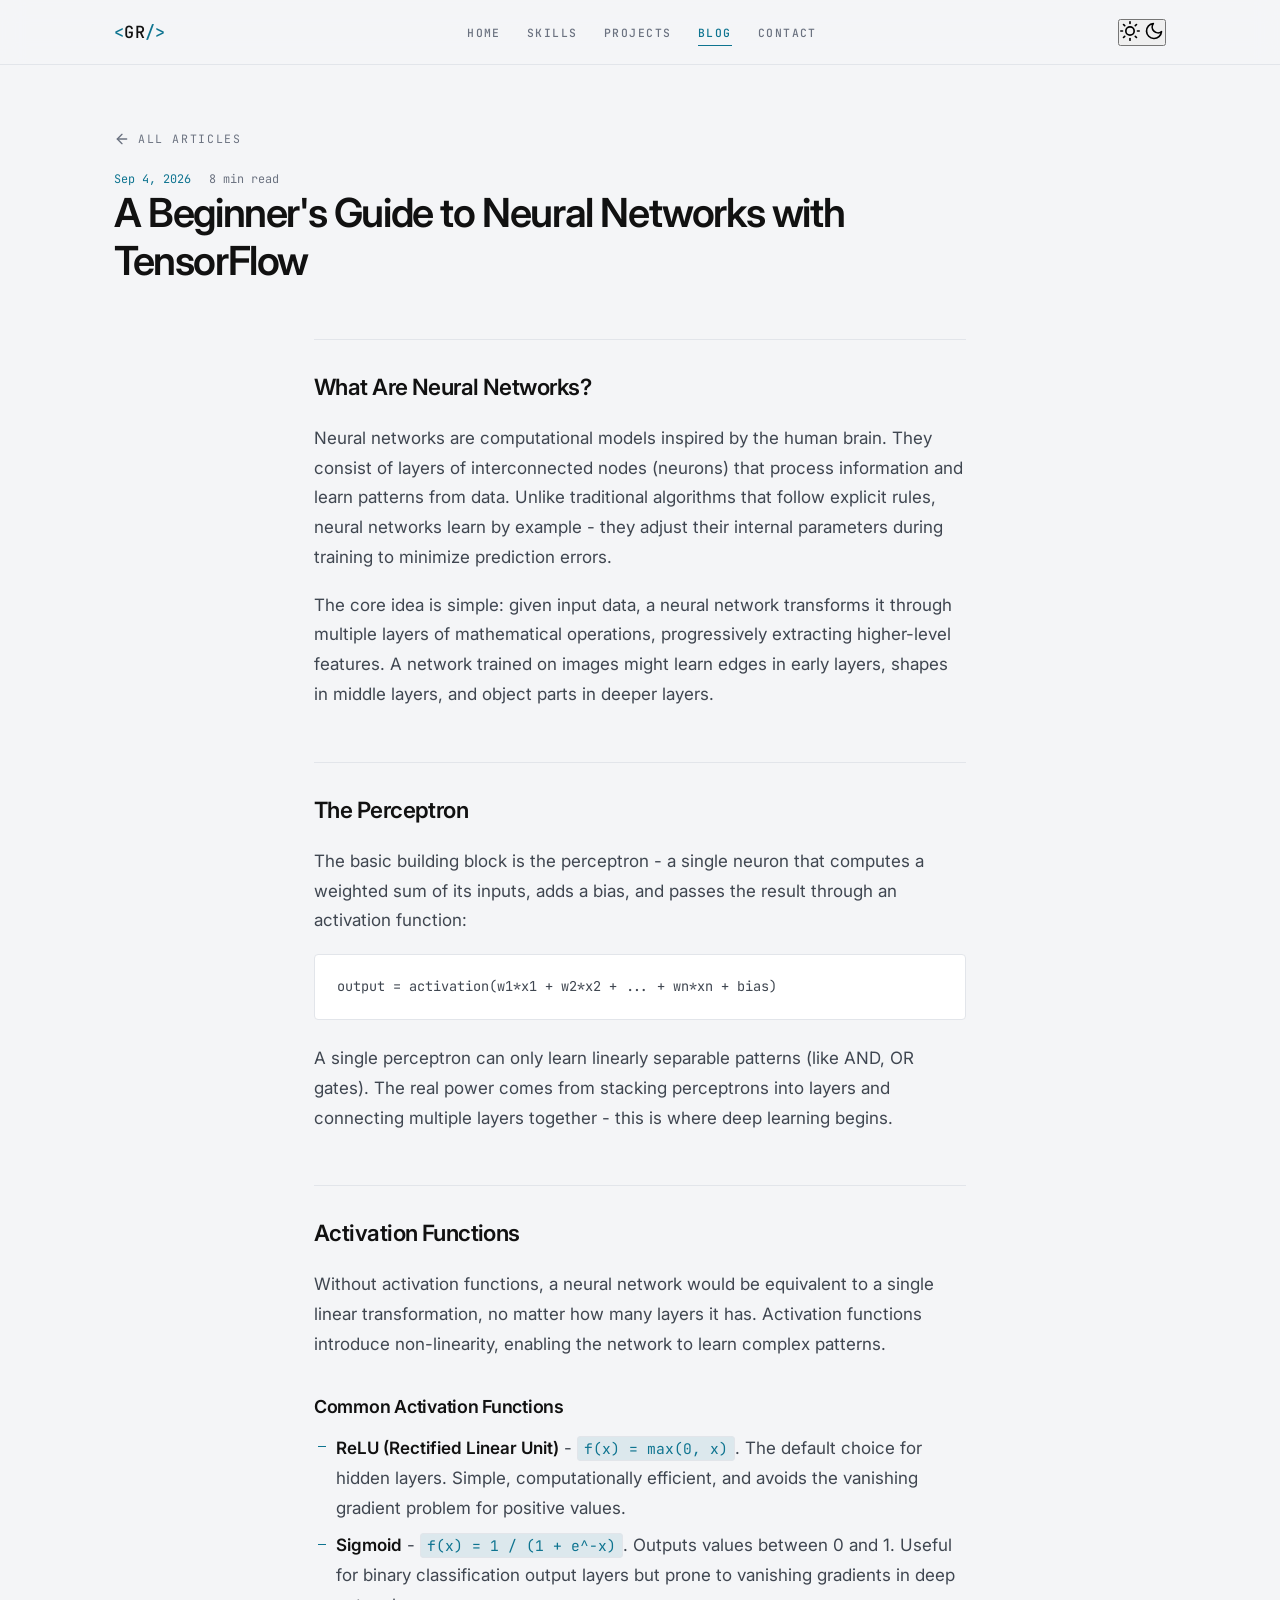
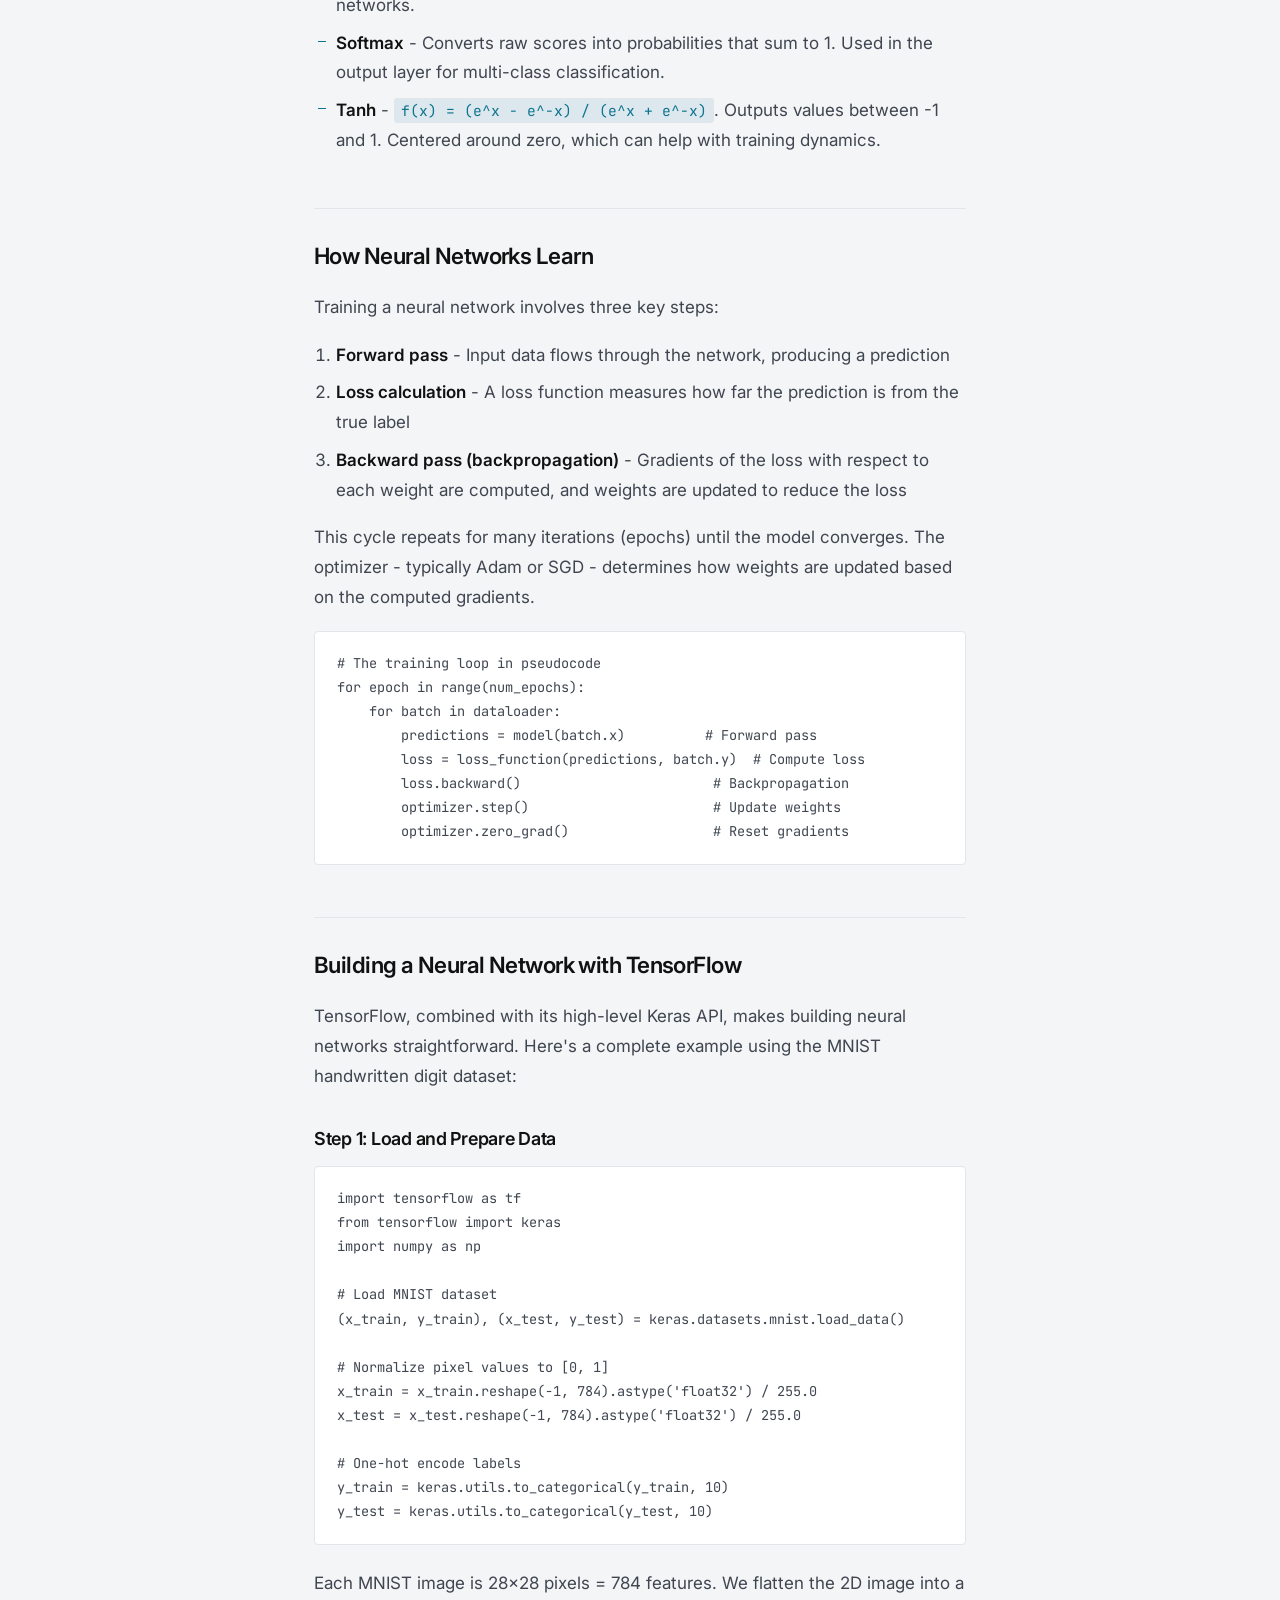
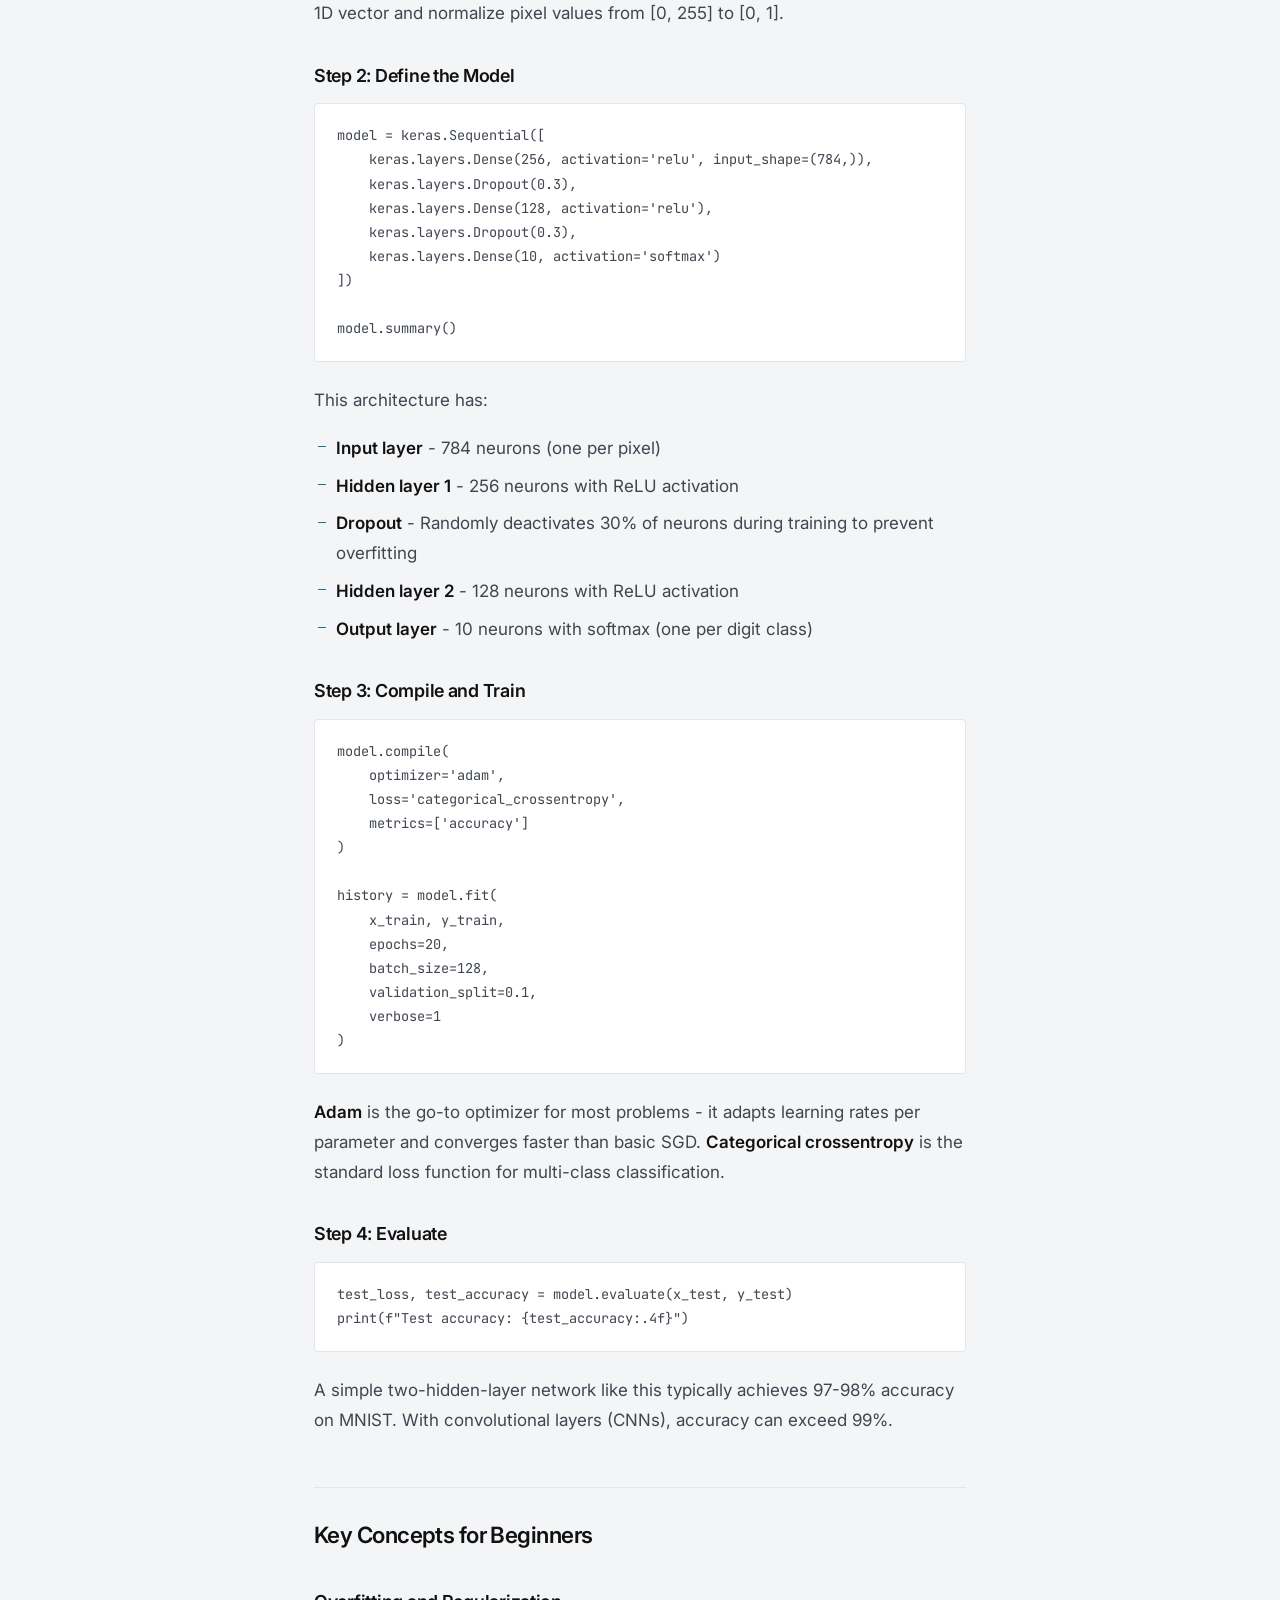
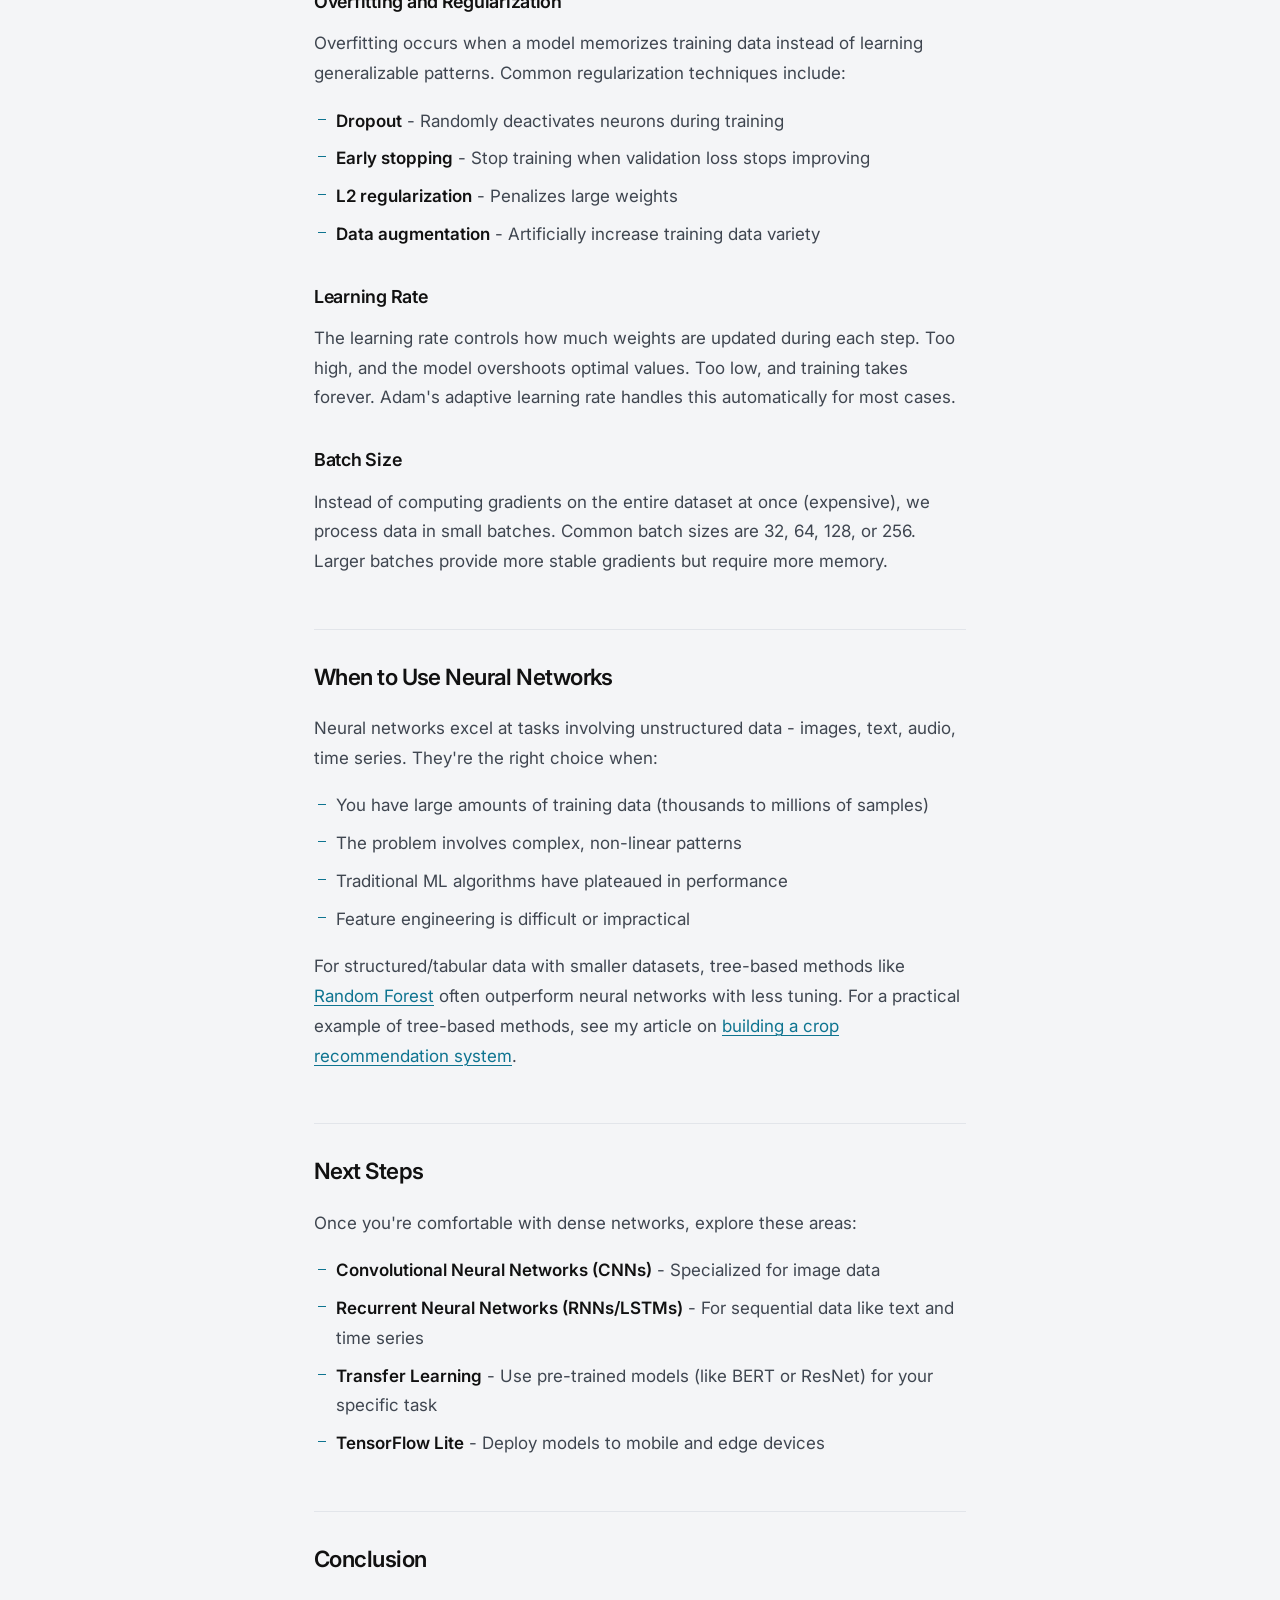
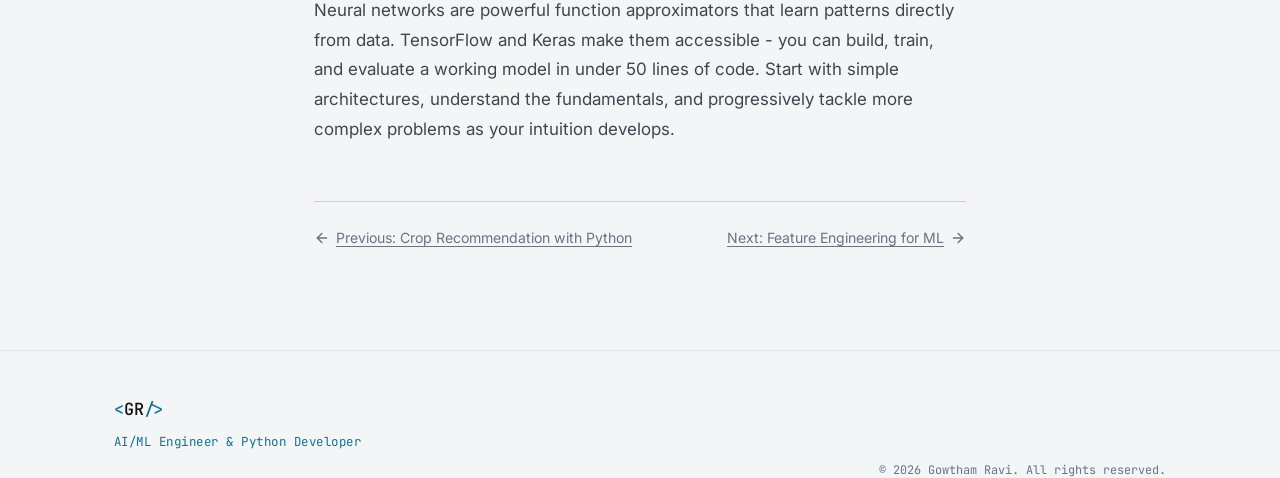
<file: blog/neural-networks-tensorflow-beginners.html>
<!DOCTYPE html>
<html lang="en" data-theme="dark">
<head>
  <meta charset="UTF-8">
  <meta name="viewport" content="width=device-width, initial-scale=1.0">
  <title>A Beginner's Guide to Neural Networks with TensorFlow | Gowtham Ravi</title>
  <meta name="description" content="Learn the fundamentals of neural networks and build your first deep learning model with TensorFlow and Keras. A practical beginner's guide with code examples.">
  <meta name="robots" content="index, follow">
  <link rel="canonical" href="https://gowthamai-engr.github.io/my-portfolio/blog/neural-networks-tensorflow-beginners.html">
  <meta property="og:title" content="A Beginner's Guide to Neural Networks with TensorFlow">
  <meta property="og:description" content="Learn the fundamentals of neural networks and build your first deep learning model with TensorFlow and Keras.">
  <meta property="og:type" content="article">
  <meta property="og:url" content="https://gowthamai-engr.github.io/my-portfolio/blog/neural-networks-tensorflow-beginners.html">
  <meta property="og:image" content="https://gowthamai-engr.github.io/my-portfolio/assets/og-image.svg">
  <meta property="article:published_time" content="2026-09-04">
  <meta property="article:author" content="Gowtham Ravi">
  <meta property="article:tag" content="TensorFlow">
  <meta property="article:tag" content="Neural Networks">
  <meta property="article:tag" content="Deep Learning">
  <meta property="article:tag" content="Python">
  <meta name="twitter:card" content="summary_large_image">
  <meta name="twitter:title" content="A Beginner's Guide to Neural Networks with TensorFlow">
  <meta name="twitter:description" content="Learn the fundamentals of neural networks and build your first deep learning model with TensorFlow.">
  <meta name="twitter:image" content="https://gowthamai-engr.github.io/my-portfolio/assets/og-image.svg">
  <script type="application/ld+json">
  {
    "@context": "https://schema.org",
    "@type": "BlogPosting",
    "headline": "A Beginner's Guide to Neural Networks with TensorFlow",
    "description": "Learn the fundamentals of neural networks and build your first deep learning model with TensorFlow and Keras. A practical beginner's guide with code examples.",
    "datePublished": "2026-09-04",
    "author": {
      "@type": "Person",
      "name": "Gowtham Ravi",
      "url": "https://gowthamai-engr.github.io/my-portfolio/"
    },
    "publisher": {
      "@type": "Person",
      "name": "Gowtham Ravi"
    },
    "url": "https://gowthamai-engr.github.io/my-portfolio/blog/neural-networks-tensorflow-beginners.html"
  }
  </script>
  <link rel="preconnect" href="https://fonts.googleapis.com">
  <link rel="preconnect" href="https://fonts.gstatic.com" crossorigin>
  <link href="https://fonts.googleapis.com/css2?family=Inter:wght@300;400;500;600;700&family=JetBrains+Mono:wght@400;500&display=swap" rel="stylesheet">
  <link rel="stylesheet" href="../css/style.css">
  <link rel="stylesheet" href="../css/blog.css">
  <link rel="icon" type="image/svg+xml" href="../assets/favicon.svg">
  <script>
    (function () {
      try {
        var stored = localStorage.getItem('gr-theme');
        var prefersDark = window.matchMedia('(prefers-color-scheme: dark)').matches;
        var theme = stored === 'light' || stored === 'dark' ? stored : (prefersDark ? 'dark' : 'light');
        document.documentElement.setAttribute('data-theme', theme);
      } catch (e) {
        document.documentElement.setAttribute('data-theme', 'dark');
      }
    })();
  </script>
</head>
<body>
  <a href="#main" class="skip-link">Skip to content</a>

  <nav class="navbar scrolled" aria-label="Primary">
    <div class="nav-container">
      <a href="../#home" class="nav-logo">
        <span class="logo-bracket">&lt;</span>GR<span class="logo-bracket">/&gt;</span>
      </a>
      <ul class="nav-links">
        <li><a href="../#home" class="nav-link">Home</a></li>
        <li><a href="../#skills" class="nav-link">Skills</a></li>
        <li><a href="../#projects" class="nav-link">Projects</a></li>
        <li><a href="../#blog" class="nav-link active">Blog</a></li>
        <li><a href="../#contact" class="nav-link">Contact</a></li>
      </ul>
      <button class="theme-toggle" id="themeToggle" aria-label="Toggle color theme">
        <svg class="theme-icon theme-icon-sun" width="20" height="20" viewBox="0 0 24 24" fill="none" stroke="currentColor" stroke-width="2" stroke-linecap="round" stroke-linejoin="round"><circle cx="12" cy="12" r="5"/><line x1="12" y1="1" x2="12" y2="3"/><line x1="12" y1="21" x2="12" y2="23"/><line x1="4.22" y1="4.22" x2="5.64" y2="5.64"/><line x1="18.36" y1="18.36" x2="19.78" y2="19.78"/><line x1="1" y1="12" x2="3" y2="12"/><line x1="21" y1="12" x2="23" y2="12"/><line x1="4.22" y1="19.78" x2="5.64" y2="18.36"/><line x1="18.36" y1="5.64" x2="19.78" y2="4.22"/></svg>
        <svg class="theme-icon theme-icon-moon" width="20" height="20" viewBox="0 0 24 24" fill="none" stroke="currentColor" stroke-width="2" stroke-linecap="round" stroke-linejoin="round"><path d="M21 12.79A9 9 0 1 1 11.21 3 7 7 0 0 0 21 12.79z"/></svg>
      </button>
    </div>
  </nav>

  <main id="main">
    <div class="article-header">
      <div class="container">
        <a href="index.html" class="blog-back">
          <svg width="16" height="16" viewBox="0 0 24 24" fill="none" stroke="currentColor" stroke-width="2" stroke-linecap="round" stroke-linejoin="round"><line x1="19" y1="12" x2="5" y2="12"/><polyline points="12 19 5 12 12 5"/></svg>
          All Articles
        </a>
        <div class="article-meta">
          <span class="article-date">Sep 4, 2026</span>
          <span>8 min read</span>
        </div>
        <h1>A Beginner's Guide to Neural Networks with TensorFlow</h1>
      </div>
    </div>

    <article class="article-body">
      <h2>What Are Neural Networks?</h2>
      <p>
        Neural networks are computational models inspired by the human brain. They consist of layers of interconnected nodes (neurons) that process information and learn patterns from data. Unlike traditional algorithms that follow explicit rules, neural networks learn by example - they adjust their internal parameters during training to minimize prediction errors.
      </p>
      <p>
        The core idea is simple: given input data, a neural network transforms it through multiple layers of mathematical operations, progressively extracting higher-level features. A network trained on images might learn edges in early layers, shapes in middle layers, and object parts in deeper layers.
      </p>

      <h2>The Perceptron</h2>
      <p>
        The basic building block is the perceptron - a single neuron that computes a weighted sum of its inputs, adds a bias, and passes the result through an activation function:
      </p>
      <pre><code>output = activation(w1*x1 + w2*x2 + ... + wn*xn + bias)</code></pre>
      <p>
        A single perceptron can only learn linearly separable patterns (like AND, OR gates). The real power comes from stacking perceptrons into layers and connecting multiple layers together - this is where deep learning begins.
      </p>

      <h2>Activation Functions</h2>
      <p>
        Without activation functions, a neural network would be equivalent to a single linear transformation, no matter how many layers it has. Activation functions introduce non-linearity, enabling the network to learn complex patterns.
      </p>
      <h3>Common Activation Functions</h3>
      <ul>
        <li><strong>ReLU (Rectified Linear Unit)</strong> - <code>f(x) = max(0, x)</code>. The default choice for hidden layers. Simple, computationally efficient, and avoids the vanishing gradient problem for positive values.</li>
        <li><strong>Sigmoid</strong> - <code>f(x) = 1 / (1 + e^-x)</code>. Outputs values between 0 and 1. Useful for binary classification output layers but prone to vanishing gradients in deep networks.</li>
        <li><strong>Softmax</strong> - Converts raw scores into probabilities that sum to 1. Used in the output layer for multi-class classification.</li>
        <li><strong>Tanh</strong> - <code>f(x) = (e^x - e^-x) / (e^x + e^-x)</code>. Outputs values between -1 and 1. Centered around zero, which can help with training dynamics.</li>
      </ul>

      <h2>How Neural Networks Learn</h2>
      <p>
        Training a neural network involves three key steps:
      </p>
      <ol>
        <li><strong>Forward pass</strong> - Input data flows through the network, producing a prediction</li>
        <li><strong>Loss calculation</strong> - A loss function measures how far the prediction is from the true label</li>
        <li><strong>Backward pass (backpropagation)</strong> - Gradients of the loss with respect to each weight are computed, and weights are updated to reduce the loss</li>
      </ol>
      <p>
        This cycle repeats for many iterations (epochs) until the model converges. The optimizer - typically Adam or SGD - determines how weights are updated based on the computed gradients.
      </p>
      <pre><code># The training loop in pseudocode
for epoch in range(num_epochs):
    for batch in dataloader:
        predictions = model(batch.x)          # Forward pass
        loss = loss_function(predictions, batch.y)  # Compute loss
        loss.backward()                        # Backpropagation
        optimizer.step()                       # Update weights
        optimizer.zero_grad()                  # Reset gradients</code></pre>

      <h2>Building a Neural Network with TensorFlow</h2>
      <p>
        TensorFlow, combined with its high-level Keras API, makes building neural networks straightforward. Here's a complete example using the MNIST handwritten digit dataset:
      </p>

      <h3>Step 1: Load and Prepare Data</h3>
      <pre><code>import tensorflow as tf
from tensorflow import keras
import numpy as np

# Load MNIST dataset
(x_train, y_train), (x_test, y_test) = keras.datasets.mnist.load_data()

# Normalize pixel values to [0, 1]
x_train = x_train.reshape(-1, 784).astype('float32') / 255.0
x_test = x_test.reshape(-1, 784).astype('float32') / 255.0

# One-hot encode labels
y_train = keras.utils.to_categorical(y_train, 10)
y_test = keras.utils.to_categorical(y_test, 10)</code></pre>
      <p>
        Each MNIST image is 28x28 pixels = 784 features. We flatten the 2D image into a 1D vector and normalize pixel values from [0, 255] to [0, 1].
      </p>

      <h3>Step 2: Define the Model</h3>
      <pre><code>model = keras.Sequential([
    keras.layers.Dense(256, activation='relu', input_shape=(784,)),
    keras.layers.Dropout(0.3),
    keras.layers.Dense(128, activation='relu'),
    keras.layers.Dropout(0.3),
    keras.layers.Dense(10, activation='softmax')
])

model.summary()</code></pre>
      <p>
        This architecture has:
      </p>
      <ul>
        <li><strong>Input layer</strong> - 784 neurons (one per pixel)</li>
        <li><strong>Hidden layer 1</strong> - 256 neurons with ReLU activation</li>
        <li><strong>Dropout</strong> - Randomly deactivates 30% of neurons during training to prevent overfitting</li>
        <li><strong>Hidden layer 2</strong> - 128 neurons with ReLU activation</li>
        <li><strong>Output layer</strong> - 10 neurons with softmax (one per digit class)</li>
      </ul>

      <h3>Step 3: Compile and Train</h3>
      <pre><code>model.compile(
    optimizer='adam',
    loss='categorical_crossentropy',
    metrics=['accuracy']
)

history = model.fit(
    x_train, y_train,
    epochs=20,
    batch_size=128,
    validation_split=0.1,
    verbose=1
)</code></pre>
      <p>
        <strong>Adam</strong> is the go-to optimizer for most problems - it adapts learning rates per parameter and converges faster than basic SGD. <strong>Categorical crossentropy</strong> is the standard loss function for multi-class classification.
      </p>

      <h3>Step 4: Evaluate</h3>
      <pre><code>test_loss, test_accuracy = model.evaluate(x_test, y_test)
print(f"Test accuracy: {test_accuracy:.4f}")</code></pre>
      <p>
        A simple two-hidden-layer network like this typically achieves 97-98% accuracy on MNIST. With convolutional layers (CNNs), accuracy can exceed 99%.
      </p>

      <h2>Key Concepts for Beginners</h2>
      <h3>Overfitting and Regularization</h3>
      <p>
        Overfitting occurs when a model memorizes training data instead of learning generalizable patterns. Common regularization techniques include:
      </p>
      <ul>
        <li><strong>Dropout</strong> - Randomly deactivates neurons during training</li>
        <li><strong>Early stopping</strong> - Stop training when validation loss stops improving</li>
        <li><strong>L2 regularization</strong> - Penalizes large weights</li>
        <li><strong>Data augmentation</strong> - Artificially increase training data variety</li>
      </ul>

      <h3>Learning Rate</h3>
      <p>
        The learning rate controls how much weights are updated during each step. Too high, and the model overshoots optimal values. Too low, and training takes forever. Adam's adaptive learning rate handles this automatically for most cases.
      </p>

      <h3>Batch Size</h3>
      <p>
        Instead of computing gradients on the entire dataset at once (expensive), we process data in small batches. Common batch sizes are 32, 64, 128, or 256. Larger batches provide more stable gradients but require more memory.
      </p>

      <h2>When to Use Neural Networks</h2>
      <p>
        Neural networks excel at tasks involving unstructured data - images, text, audio, time series. They're the right choice when:
      </p>
      <ul>
        <li>You have large amounts of training data (thousands to millions of samples)</li>
        <li>The problem involves complex, non-linear patterns</li>
        <li>Traditional ML algorithms have plateaued in performance</li>
        <li>Feature engineering is difficult or impractical</li>
      </ul>
      <p>
        For structured/tabular data with smaller datasets, tree-based methods like <a href="decision-tree-vs-random-forest.html">Random Forest</a> often outperform neural networks with less tuning. For a practical example of tree-based methods, see my article on <a href="crop-recommendation-python.html">building a crop recommendation system</a>.
      </p>

      <h2>Next Steps</h2>
      <p>
        Once you're comfortable with dense networks, explore these areas:
      </p>
      <ul>
        <li><strong>Convolutional Neural Networks (CNNs)</strong> - Specialized for image data</li>
        <li><strong>Recurrent Neural Networks (RNNs/LSTMs)</strong> - For sequential data like text and time series</li>
        <li><strong>Transfer Learning</strong> - Use pre-trained models (like BERT or ResNet) for your specific task</li>
        <li><strong>TensorFlow Lite</strong> - Deploy models to mobile and edge devices</li>
      </ul>

      <h2>Conclusion</h2>
      <p>
        Neural networks are powerful function approximators that learn patterns directly from data. TensorFlow and Keras make them accessible - you can build, train, and evaluate a working model in under 50 lines of code. Start with simple architectures, understand the fundamentals, and progressively tackle more complex problems as your intuition develops.
      </p>

      <div class="article-nav">
        <a href="crop-recommendation-python.html">
          <svg width="16" height="16" viewBox="0 0 24 24" fill="none" stroke="currentColor" stroke-width="2" stroke-linecap="round" stroke-linejoin="round"><line x1="19" y1="12" x2="5" y2="12"/><polyline points="12 19 5 12 12 5"/></svg>
          Previous: Crop Recommendation with Python
        </a>
        <a href="feature-engineering-machine-learning.html">
          Next: Feature Engineering for ML
          <svg width="16" height="16" viewBox="0 0 24 24" fill="none" stroke="currentColor" stroke-width="2" stroke-linecap="round" stroke-linejoin="round"><line x1="5" y1="12" x2="19" y2="12"/><polyline points="12 5 19 12 12 19"/></svg>
        </a>
      </div>
    </article>
  </main>

  <footer class="footer">
    <div class="container">
      <div class="footer-content">
        <a href="../#home" class="footer-logo">
          <span class="logo-bracket">&lt;</span>GR<span class="logo-bracket">/&gt;</span>
        </a>
        <p class="footer-tagline">AI/ML Engineer &amp; Python Developer</p>
        <p class="footer-copyright">&copy; 2026 Gowtham Ravi. All rights reserved.</p>
      </div>
    </div>
  </footer>

  <script src="../js/theme.js"></script>
</body>
</html>
</file>
<file: css/style.css>
/* ========================================
   GOWTHAM RAVI - AI/ML PORTFOLIO
   Teal / Graphite Ã‚Â· Modern Minimal Editorial
   ======================================== */

:root {
  --accent: #0E7490;
  --accent-hover: #0B5C73;
  --accent-text: #0E7490;
  --accent-text-hover: #0B5C73;
  --accent-soft: rgba(14, 116, 144, 0.10);
  --accent-softer: rgba(14, 116, 144, 0.05);
  --danger: #B91C1C;
  --danger-hover: #991B1B;
  --success: #15803D;
  --success-hover: #166534;
  --success-soft: #D8F3E5;
  --on-status: #FFFFFF;
  --tag-bg: #F8F9FA;
  --radius: 4px;
  --radius-lg: 6px;
  --nav-h: 64px;
  --transition: 0.25s cubic-bezier(0.22, 1, 0.36, 1);
  --font-heading: 'Inter', -apple-system, BlinkMacSystemFont, 'Segoe UI', sans-serif;
  --font-body: 'Inter', -apple-system, BlinkMacSystemFont, 'Segoe UI', sans-serif;
  --font-mono: 'JetBrains Mono', ui-monospace, SFMono-Regular, Menlo, monospace;
}

:root[data-theme="dark"] {
  color-scheme: dark;
  --bg-primary: #0D0F11;
  --bg-secondary: #101316;
  --bg-card: #15181C;
  --bg-card-hover: #1C2025;
  --bg-navbar: rgba(13, 15, 17, 0.88);
  --bg-overlay: rgba(6, 8, 10, 0.72);
  --text-primary: #F5F6F7;
  --text-secondary: #C2C7CE;
  --text-muted: #8B929C;
  --border: #23282E;
  --border-strong: #333A42;
  --shadow-sm: 0 1px 2px rgba(0, 0, 0, 0.4);
  --shadow-md: 0 8px 24px rgba(0, 0, 0, 0.45);
  --accent-text: #2DD4BF;
  --accent-text-hover: #5EEAD4;
  --accent-soft: rgba(45, 212, 191, 0.13);
  --accent-softer: rgba(45, 212, 191, 0.06);
  --danger: #F87171;
  --danger-hover: #FCA5A5;
  --success: #4ADE80;
  --success-hover: #86EFAC;
  --success-soft: rgba(74, 222, 128, 0.15);
  --on-status: #0D0F11;
  --tag-bg: #1C2025;
  --canvas-glow: rgba(45, 212, 191, 0.09);
}

:root[data-theme="light"] {
  color-scheme: light;
  --bg-primary: #F4F5F7;
  --bg-secondary: #FFFFFF;
  --bg-card: #FFFFFF;
  --bg-card-hover: #EDEFF2;
  --bg-navbar: rgba(244, 245, 247, 0.88);
  --bg-overlay: rgba(17, 17, 17, 0.55);
  --text-primary: #111111;
  --text-secondary: #3F4650;
  --text-muted: #6B7280;
  --border: #E2E5EA;
  --border-strong: #C9CFD6;
  --shadow-sm: 0 1px 2px rgba(17, 17, 17, 0.06);
  --shadow-md: 0 8px 24px rgba(17, 17, 17, 0.08);
  --danger: #B91C1C;
  --danger-hover: #991B1B;
  --success: #15803D;
  --success-hover: #166534;
  --on-status: #FFFFFF;
  --canvas-glow: rgba(14, 116, 144, 0.08);
}

body {
  transition: background-color var(--transition), color var(--transition);
}

/* ========================================
   RESET & BASE
   ======================================== */

*, *::before, *::after {
  margin: 0;
  padding: 0;
  box-sizing: border-box;
}

html {
  scroll-behavior: smooth;
  scroll-padding-top: calc(var(--nav-h) + 20px);
}

body {
  font-family: var(--font-body);
  background: var(--bg-primary);
  color: var(--text-primary);
  line-height: 1.7;
  overflow-x: hidden;
  -webkit-font-smoothing: antialiased;
  -moz-osx-font-smoothing: grayscale;
}

a {
  text-decoration: none;
  color: inherit;
}

img {
  max-width: 100%;
  display: block;
}

ul {
  list-style: none;
}

::selection {
  background: var(--accent);
  color: #fff;
}

.container {
  max-width: 1100px;
  margin: 0 auto;
  padding: 0 24px;
}

/* ========================================
   SCROLL PROGRESS BAR
   ======================================== */

.scroll-progress {
    position: fixed;
    top: 0;
    left: 0;
    height: 2px;
    width: 0%;
    background: var(--accent-text);
  z-index: 1001;
  transition: width 0.1s linear;
}

/* ========================================
   NAVBAR
   ======================================== */

.navbar {
  position: fixed;
  top: 0;
  left: 0;
  right: 0;
  z-index: 1000;
  background: var(--bg-navbar);
  backdrop-filter: blur(12px);
  -webkit-backdrop-filter: blur(12px);
  border-bottom: 1px solid transparent;
  transition: var(--transition);
}

.navbar.scrolled {
  border-bottom-color: var(--border);
}

.nav-container {
  max-width: 1100px;
  min-height: var(--nav-h);
  margin: 0 auto;
  padding: 0 24px;
  display: flex;
  align-items: center;
  justify-content: space-between;
}

.nav-logo {
  font-family: var(--font-mono);
  font-size: 1.05rem;
  font-weight: 500;
  color: var(--text-primary);
  letter-spacing: 0.02em;
}

.logo-bracket {
  color: var(--accent-text);
}

.nav-links {
  display: flex;
  gap: 26px;
}

.nav-link {
  position: relative;
  font-family: var(--font-mono);
  font-size: 0.71rem;
  font-weight: 500;
  text-transform: uppercase;
  letter-spacing: 0.13em;
  padding: 6px 0;
  color: var(--text-muted);
  transition: color var(--transition);
}

.nav-link::after {
  content: '';
  position: absolute;
  left: 0;
  bottom: 0;
width: 0;
    height: 1px;
    background: var(--accent-text);
    transition: width var(--transition);
}

.nav-link:hover {
  color: var(--text-primary);
}

.nav-link:hover::after {
  width: 100%;
}

.nav-link.active {
  color: var(--accent-text);
}

.nav-link.active::after {
  width: 100%;
}

/* Hamburger */
.hamburger {
  display: none;
  flex-direction: column;
  gap: 5px;
  background: none;
  border: none;
  cursor: pointer;
  padding: 4px;
  z-index: 1001;
}

.hamburger span {
  width: 24px;
  height: 1px;
  background: var(--text-primary);
  border-radius: 2px;
  transition: var(--transition);
}

.hamburger.active span:nth-child(1) {
  transform: rotate(45deg) translate(5px, 5px);
}

.hamburger.active span:nth-child(2) {
  opacity: 0;
}

.hamburger.active span:nth-child(3) {
  transform: rotate(-45deg) translate(5px, -5px);
}

/* ========================================
   HERO SECTION
   ======================================== */

.hero {
  position: relative;
  min-height: 100vh;
  display: flex;
  align-items: center;
  justify-content: center;
  overflow: hidden;
  background-color: var(--bg-primary);
  background-image:
    linear-gradient(to right, var(--border) 1px, transparent 1px),
    linear-gradient(to bottom, var(--border) 1px, transparent 1px);
  background-size: 72px 72px;
  background-position: center top;
}

.hero-overlay {
  position: absolute;
  inset: 0;
  z-index: 1;
  pointer-events: none;
  background:
    radial-gradient(90% 70% at 10% 15%, var(--accent-soft), transparent 62%),
    linear-gradient(180deg, transparent 58%, var(--bg-primary) 100%);
}

.hero-content {
  position: relative;
  z-index: 2;
  width: 100%;
  max-width: 1200px;
  margin: 0 auto;
  padding: 96px 24px;
  display: grid;
  grid-template-columns: 1.15fr auto;
  gap: 64px;
  align-items: center;
  text-align: left;
  color: var(--text-primary);
}

.hero-text {
  min-width: 0;
}

.hero-profile {
  margin: 0;
  flex-shrink: 0;
}

.hero-profile-ring {
  position: relative;
  width: 300px;
  height: 300px;
  border-radius: 50%;
  border: 1px solid var(--border-strong);
  padding: 8px;
  background: var(--bg-card);
  transition: border-color var(--transition);
}

.hero-profile-ring::before {
  content: '';
  position: absolute;
  inset: -12px;
  border: 1px solid var(--border);
  border-radius: 50%;
}

.hero-profile-ring:hover {
  border-color: var(--accent-text);
}

.hero-profile-ring img {
  display: block;
  width: 100%;
  height: 100%;
  border-radius: 50%;
  object-fit: cover;
  background: var(--bg-card-hover);
}

.hero-content .hero-subtitle {
  color: var(--text-secondary);
  margin-left: 0;
  margin-right: auto;
}

.hero-content .hero-buttons {
  justify-content: flex-start;
}

.hero-content .btn-outline {
  color: var(--text-secondary);
  border-color: var(--border-strong);
}

.hero-badge {
  display: inline-flex;
  align-items: center;
  gap: 10px;
  font-family: var(--font-mono);
  font-size: 0.7rem;
  font-weight: 500;
  text-transform: uppercase;
  letter-spacing: 0.2em;
  color: var(--accent-text);
  padding: 7px 14px;
  border: 1px solid var(--accent-text);
  border-radius: var(--radius);
  margin-bottom: 28px;
}

.hero-title {
  font-family: var(--font-heading);
  font-size: clamp(2.4rem, 6.2vw, 4.6rem);
  font-weight: 600;
  line-height: 1.05;
  letter-spacing: -0.035em;
  margin-bottom: 24px;
}

.gradient-text {
  color: var(--accent-text);
}

.hero-subtitle {
  font-size: clamp(1rem, 2vw, 1.125rem);
  color: var(--text-muted);
  max-width: 540px;
  margin: 0 auto 40px;
  line-height: 1.65;
}

.hero-buttons {
  display: flex;
  gap: 12px;
  justify-content: center;
  flex-wrap: wrap;
  margin-bottom: 40px;
}

.hero-socials {
  display: flex;
  gap: 14px;
  justify-content: center;
}

.social-link {
  width: 42px;
  height: 42px;
  display: flex;
  align-items: center;
  justify-content: center;
  border-radius: var(--radius);
  border: 1px solid var(--border);
  color: var(--text-muted);
  background: transparent;
  transition: var(--transition);
}

.social-link:hover {
  color: var(--accent-text);
  border-color: var(--accent-text);
  background: var(--accent-softer);
}

/* Scroll indicator */
.scroll-indicator {
  position: absolute;
  bottom: 28px;
  left: 50%;
  transform: translateX(-50%);
  z-index: 2;
}

.mouse {
  width: 22px;
  height: 34px;
  border: 1px solid var(--border-strong);
  border-radius: 12px;
  display: flex;
  justify-content: center;
  padding-top: 7px;
}

.wheel {
    width: 2px;
    height: 7px;
    background: var(--accent-text);
  border-radius: 2px;
  animation: scrollWheel 1.8s infinite;
}

@keyframes scrollWheel {
  0% { opacity: 1; transform: translateY(0); }
  100% { opacity: 0; transform: translateY(10px); }
}

/* ========================================
   BUTTONS
   ======================================== */

.btn {
  display: inline-flex;
  align-items: center;
  gap: 8px;
  font-family: var(--font-body);
  font-size: 0.875rem;
  font-weight: 500;
  letter-spacing: 0.01em;
  padding: 12px 24px;
  border-radius: var(--radius);
  border: 1px solid transparent;
  cursor: pointer;
  transition: var(--transition);
  white-space: nowrap;
}

.btn svg {
  flex-shrink: 0;
}

.btn-primary {
  background: var(--text-primary);
  color: var(--bg-primary);
  border-color: var(--text-primary);
}

.btn-primary:hover {
    background: var(--accent);
    border-color: var(--accent);
  color: #fff;
  transform: translateY(-1px);
  box-shadow: var(--shadow-sm);
}

.btn-secondary {
  background: transparent;
  color: var(--text-primary);
  border: 1px solid var(--border);
}

.btn-secondary:hover {
  border-color: var(--border-strong);
  background: var(--bg-card-hover);
  transform: translateY(-1px);
}

.btn-outline {
  background: transparent;
  color: var(--text-secondary);
  border: 1px solid var(--border);
  padding: 10px 18px;
  font-size: 0.82rem;
}

.btn-outline:hover {
  border-color: var(--accent-text);
  color: var(--accent-text);
  background: var(--accent-softer);
}

.btn-accent {
    background: var(--accent);
    color: #fff;
    border-color: var(--accent);
  padding: 10px 18px;
  font-size: 0.82rem;
}

.btn-accent:hover {
    background: var(--accent-hover);
    border-color: var(--accent-hover);
  transform: translateY(-1px);
  box-shadow: var(--shadow-sm);
}

/* Touch interaction Ã¢â‚¬â€ remove 300ms delay on mobile */
.btn,
.theme-toggle,
.hamburger,
.mobile-nav-link,
.assistant-fab,
.assistant-send,
.assistant-chip,
.resume-tool,
.contact-card,
.project-buttons a,
.project-buttons button {
  touch-action: manipulation;
}

/* ========================================
   SECTIONS
   ======================================== */

.section {
  padding: 104px 0;
}

.section-alt {
  background: var(--bg-secondary);
}

.section-head {
  margin-bottom: 8px;
}

.section-eyebrow {
  display: flex;
  align-items: center;
  gap: 14px;
  margin-bottom: 20px;
  font-family: var(--font-mono);
  font-size: 0.68rem;
  font-weight: 500;
  text-transform: uppercase;
  letter-spacing: 0.22em;
  color: var(--text-muted);
}

.section-eyebrow::after {
  content: '';
  flex: 1;
  height: 1px;
  background: var(--border-strong);
}

.eyebrow-index {
  color: var(--accent-text);
}

.section-title {
  font-family: var(--font-heading);
  font-size: clamp(1.75rem, 3.6vw, 2.5rem);
  font-weight: 600;
  letter-spacing: -0.03em;
  line-height: 1.2;
  text-align: left;
  margin-bottom: 16px;
}

.section-subtitle {
  text-align: left;
  color: var(--text-muted);
  max-width: 560px;
  margin: 0 0 48px;
  font-size: 1.02rem;
}

/* ========================================
   ABOUT SECTION
   ======================================== */

.about-grid {
  display: grid;
  grid-template-columns: 1.25fr 1fr;
  gap: 64px;
  align-items: start;
  margin-top: 48px;
}

.about-text h3 {
  font-family: var(--font-heading);
  font-size: 1.5rem;
  font-weight: 600;
  letter-spacing: -0.02em;
  margin-bottom: 20px;
  color: var(--text-primary);
}

.about-text p {
  color: var(--text-secondary);
  margin-bottom: 18px;
  font-size: 1.02rem;
}

.about-text p:last-child {
  margin-bottom: 0;
}

.about-highlights {
  display: flex;
  flex-direction: column;
  border-top: 1px solid var(--border-strong);
}

.highlight-item {
  display: flex;
  align-items: center;
  gap: 14px;
  padding: 16px 4px;
  border-bottom: 1px solid var(--border);
  transition: var(--transition);
}

.highlight-item:hover {
  padding-left: 10px;
}

.highlight-icon {
  width: 22px;
  display: flex;
  align-items: center;
  justify-content: center;
  color: var(--accent-text);
  flex-shrink: 0;
}

.highlight-item span:last-child {
  font-size: 0.92rem;
  color: var(--text-secondary);
}

/* ========================================
   SKILLS SECTION
   ======================================== */

.skills-grid {
  display: grid;
  grid-template-columns: repeat(2, 1fr);
  gap: 24px 32px;
  margin-top: 48px;
}

.skill-category {
  background: transparent;
  border: 1px solid var(--border);
  border-radius: var(--radius-lg);
  padding: 26px;
  transition: border-color var(--transition), transform var(--transition), box-shadow var(--transition);
}

.skill-category:hover {
  border-color: var(--border-strong);
  transform: translateY(-2px);
  box-shadow: var(--shadow-sm);
}

.skill-category-title {
  font-family: var(--font-heading);
  font-size: 1.02rem;
  font-weight: 600;
  letter-spacing: -0.01em;
  display: flex;
  align-items: center;
  gap: 10px;
  margin-bottom: 18px;
  color: var(--text-primary);
}

.skill-category-title svg {
  color: var(--accent-text);
  flex-shrink: 0;
}

.skill-tags {
  display: flex;
  flex-wrap: wrap;
  gap: 7px;
}

.skill-tag {
  font-family: var(--font-mono);
  font-size: 0.73rem;
  font-weight: 400;
  padding: 5px 11px;
  background: transparent;
  border: 1px solid var(--border);
  border-radius: var(--radius);
  color: var(--text-secondary);
  transition: var(--transition);
}

.skill-tag:hover {
  border-color: var(--accent-text);
  color: var(--accent-text);
  background: var(--accent-softer);
}

/* ========================================
   PROJECTS SECTION
   ======================================== */

.projects-grid {
  display: grid;
  grid-template-columns: repeat(3, 1fr);
  gap: 24px;
  margin-top: 48px;
}

.project-card {
  background: var(--bg-card);
  border: 1px solid var(--border);
  border-radius: var(--radius-lg);
  overflow: hidden;
  transition: border-color var(--transition), transform var(--transition), box-shadow var(--transition);
  display: flex;
  flex-direction: column;
}

.project-card:hover {
  border-color: var(--border-strong);
  transform: translateY(-3px);
  box-shadow: var(--shadow-md);
}

.project-image {
  position: relative;
  height: 172px;
  background: var(--card-gradient, var(--accent-soft));
  display: flex;
  align-items: center;
  justify-content: center;
  overflow: hidden;
  border-bottom: 1px solid var(--border);
}

.project-image::before {
  content: '';
  position: absolute;
  inset: 0;
  background: url("data:image/svg+xml,%3Csvg width='60' height='60' viewBox='0 0 60 60' xmlns='http://www.w3.org/2000/svg'%3E%3Cg fill='none' fill-rule='evenodd'%3E%3Cg fill='%23666E78' fill-opacity='0.12'%3E%3Cpath d='M36 34v-4h-2v4h-4v2h4v4h2v-4h4v-2h-4zm0-30V0h-2v4h-4v2h4v4h2V6h4V4h-4zM6 34v-4H4v4H0v2h4v4h2v-4h4v-2H6zM6 4V0H4v4H0v2h4v4h2V6h4V4H6z'/%3E%3C/g%3E%3C/g%3E%3C/svg%3E");
}

.project-image-inner {
  position: relative;
  z-index: 1;
  color: var(--accent-text);
  opacity: 0.85;
  transition: var(--transition);
}

.project-card:hover .project-image-inner {
  opacity: 1;
}

.project-badge {
  position: absolute;
  top: 12px;
  left: 12px;
  z-index: 1;
  font-family: var(--font-mono);
  font-size: 0.65rem;
  font-weight: 500;
  text-transform: uppercase;
  letter-spacing: 0.14em;
  padding: 5px 10px;
  background: var(--bg-card);
  border: 1px solid var(--border);
  border-radius: var(--radius);
  color: var(--text-secondary);
}

.project-content {
  padding: 22px;
  display: flex;
  flex-direction: column;
  flex: 1;
}

.project-title {
  font-family: var(--font-heading);
  font-size: 1.1rem;
  font-weight: 600;
  letter-spacing: -0.015em;
  margin-bottom: 10px;
  color: var(--text-primary);
}

.project-desc {
  font-size: 0.9rem;
  color: var(--text-muted);
  margin-bottom: 16px;
  line-height: 1.65;
  flex: 1;
}

.project-tags {
  display: flex;
  flex-wrap: wrap;
  gap: 6px;
  margin-bottom: 20px;
}

.project-tags span {
  font-family: var(--font-mono);
  font-size: 0.7rem;
  padding: 4px 9px;
  background: transparent;
  border: 1px solid var(--border);
  border-radius: var(--radius);
  color: var(--text-muted);
}

.project-buttons {
  display: flex;
  gap: 8px;
}

.project-buttons .btn {
  flex: 1;
  justify-content: center;
}

/* ========================================
   CONTACT SECTION
   ======================================== */

.contact-grid {
  display: grid;
  grid-template-columns: repeat(3, 1fr);
  gap: 16px;
  max-width: 820px;
  margin: 0 auto;
}

.contact-card {
  display: flex;
  flex-direction: column;
  align-items: center;
  gap: 12px;
  padding: 30px 20px;
  background: transparent;
  border: 1px solid var(--border);
  border-radius: var(--radius-lg);
  text-align: center;
  transition: var(--transition);
}

.contact-card:hover {
  border-color: var(--accent-text);
  transform: translateY(-2px);
  box-shadow: var(--shadow-sm);
}

.contact-icon {
  width: 48px;
  height: 48px;
  display: flex;
  align-items: center;
  justify-content: center;
  border: 1px solid var(--border);
  border-radius: var(--radius);
  background: transparent;
  color: var(--accent-text);
  transition: var(--transition);
}

.contact-card:hover .contact-icon {
    background: var(--accent);
    border-color: var(--accent);
  color: #fff;
}

.contact-label {
  font-family: var(--font-heading);
  font-size: 0.95rem;
  font-weight: 600;
  color: var(--text-primary);
}

.contact-value {
  font-family: var(--font-mono);
  font-size: 0.78rem;
  color: var(--text-muted);
  word-break: break-all;
}

/* ========================================
   INTERNSHIP EXPERIENCE
   ======================================== */

.internship-card {
  background: var(--bg-card);
  border: 1px solid var(--border);
  border-radius: 10px;
  padding: 25px;
  margin-top: 48px;
  transition: border-color var(--transition), box-shadow var(--transition);
}

.internship-card:hover {
  border-color: var(--border-strong);
  box-shadow: var(--shadow-sm);
}

.internship-head {
  display: flex;
  align-items: center;
  gap: 24px;
}

.internship-logo {
  flex-shrink: 0;
  width: 120px;
  height: 120px;
  border-radius: 6px;
  overflow: hidden;
  background: #FFFFFF;
}

.internship-logo img {
  display: block;
  width: 100%;
  height: 100%;
  object-fit: contain;
}

.internship-meta {
  min-width: 0;
}

.internship-role {
  font-family: var(--font-heading);
  font-size: 22px;
  font-weight: 600;
  letter-spacing: -0.02em;
  line-height: 1.25;
  color: var(--text-primary);
  margin: 0 0 6px;
}

.internship-company {
  font-size: 18px;
  color: var(--text-muted);
  margin: 0 0 2px;
}

.internship-place {
  font-size: 17px;
  color: var(--text-muted);
  margin: 0 0 10px;
}

.internship-status {
  display: inline-block;
  font-size: 14px;
  font-weight: 500;
  color: var(--success);
  background: var(--success-soft);
  border-radius: 999px;
  padding: 5px 10px;
}

.internship-divider {
  border: 0;
  border-top: 1px solid var(--border);
  margin: 24px 0;
}

.internship-block + .internship-block {
  margin-top: 22px;
}

.internship-heading {
  font-family: var(--font-heading);
  font-size: 20px;
  font-weight: 600;
  letter-spacing: -0.015em;
  color: var(--text-primary);
  margin: 0 0 18px;
}

.internship-heading--compact {
  font-size: 19px;
}

.internship-text {
  font-size: 17px;
  line-height: 1.6;
  color: var(--text-muted);
  max-width: 68ch;
  margin: 0;
}

.internship-tags {
  display: flex;
  flex-wrap: wrap;
  gap: 10px;
  list-style: none;
  margin: 0;
  padding: 0;
}

.internship-tags li {
  font-size: 16px;
  color: var(--text-primary);
  background: var(--tag-bg);
  border-radius: 6px;
padding: 11px 15px;
}

/* ========================================
   EDUCATION - VERTICAL TIMELINE
   ======================================== */

.edu-timeline {
  max-width: 620px;
  margin: 48px auto 0;
  display: flex;
  flex-direction: column;
  gap: 20px;
}

.edu-item {
  position: relative;
  display: flex;
  gap: 24px;
  padding-left: 32px;
}

.edu-item:not(:last-child)::before {
  content: '';
  position: absolute;
  left: 6px;
  top: 14px;
  bottom: -20px;
  width: 1px;
  background: var(--border-strong);
}

.edu-dot {
  position: absolute;
  left: 1px;
  top: 19px;
width: 11px;
    height: 11px;
    border-radius: 2px;
    background: var(--accent-text);
  }

.edu-card {
  background: var(--bg-card);
  border: 1px solid var(--border);
  border-radius: var(--radius-lg);
  padding: 22px;
  flex: 1;
  transition: var(--transition);
}

.edu-card:hover {
  border-color: var(--border-strong);
  box-shadow: var(--shadow-sm);
}

.edu-date {
  display: inline-block;
  font-family: var(--font-mono);
  font-size: 0.72rem;
  font-weight: 500;
  letter-spacing: 0.08em;
  color: var(--accent-text);
  padding: 4px 10px;
  border: 1px solid var(--accent-text);
  border-radius: var(--radius);
  margin-bottom: 12px;
}

.edu-title {
  font-family: var(--font-heading);
  font-size: 1.05rem;
  font-weight: 600;
  letter-spacing: -0.01em;
  color: var(--text-primary);
  margin-bottom: 4px;
}

.edu-school {
  font-size: 0.88rem;
  color: var(--text-muted);
}

/* ========================================
   CERTIFICATIONS - EDITORIAL INDEX
   ======================================== */

.cert-grid {
  display: grid;
  grid-template-columns: repeat(4, 1fr);
  gap: 28px 32px;
  margin-top: 48px;
}

.cert-card {
  display: flex;
  align-items: flex-start;
  gap: 14px;
  padding: 20px 0;
  border-top: 1px solid var(--border-strong);
  transition: border-color var(--transition);
}

.cert-card:hover {
  border-top-color: var(--accent-text);
}

.cert-icon {
  width: 36px;
  height: 36px;
  flex-shrink: 0;
  display: flex;
  align-items: center;
  justify-content: center;
  border: 1px solid var(--border);
  border-radius: var(--radius);
  color: var(--accent-text);
  transition: var(--transition);
}

.cert-card:hover .cert-icon {
  border-color: var(--accent-text);
  background: var(--accent-softer);
}

.cert-info h4 {
  font-size: 0.9rem;
  font-weight: 600;
  color: var(--text-primary);
  line-height: 1.4;
  margin-bottom: 4px;
}

.cert-info span {
  font-family: var(--font-mono);
  font-size: 0.72rem;
  color: var(--text-muted);
}

/* ========================================
   BEYOND CODE - PHOTO GALLERY
   ======================================== */

.gallery-grid {
  columns: 3;
  column-gap: 20px;
  margin-top: 48px;
}

.gallery-item {
  position: relative;
  break-inside: avoid;
  margin-bottom: 32px;
}

.gallery-img {
  width: 100%;
  height: auto;
  aspect-ratio: 4 / 3;
  object-fit: cover;
  display: block;
  border: 1px solid var(--border);
  border-radius: var(--radius);
  transition: border-color var(--transition);
}

.gallery-item:hover .gallery-img {
  border-color: var(--accent-text);
}

.gallery-item figcaption {
  display: block;
  padding-top: 11px;
  font-family: var(--font-mono);
  font-size: 0.7rem;
  font-weight: 500;
  text-transform: uppercase;
  letter-spacing: 0.14em;
  color: var(--text-muted);
  transition: color var(--transition);
}

.gallery-item:hover figcaption {
  color: var(--accent-text);
}

.gallery-item.gallery-fallback .gallery-img {
  display: none;
}

.gallery-item.gallery-fallback::after {
  content: '';
  display: block;
  aspect-ratio: 4 / 3;
  border: 1px solid var(--border);
  border-radius: var(--radius);
  background-image: url("data:image/svg+xml,%3Csvg width='48' height='48' viewBox='0 0 24 24' fill='none' stroke='%238B929C' stroke-width='1.5' stroke-linecap='round' stroke-linejoin='round'%3E%3Crect x='3' y='3' width='18' height='18' rx='2'/%3E%3Ccircle cx='8.5' cy='8.5' r='1.5'/%3E%3Cpath d='M21 15l-5-5L5 21'/%3E%3C/svg%3E");
  background-repeat: no-repeat;
  background-position: center;
  opacity: 0.6;
}

/* ========================================
   GITHUB - STATS CARD
   ======================================== */

.github-card {
  max-width: 640px;
  margin: 0 auto;
  background: transparent;
  border: 1px solid var(--border);
  border-radius: var(--radius-lg);
  padding: 40px 32px;
  text-align: center;
  position: relative;
  overflow: hidden;
  transition: var(--transition);
}

.github-card:hover {
  border-color: var(--border-strong);
  box-shadow: var(--shadow-sm);
}

.github-stats {
  position: relative;
  display: grid;
  grid-template-columns: repeat(3, 1fr);
  border-top: 1px solid var(--border);
  border-bottom: 1px solid var(--border);
  margin-bottom: 32px;
}

.stat {
  display: flex;
  flex-direction: column;
  align-items: center;
  gap: 4px;
  padding: 24px 12px;
}

.stat + .stat {
  border-left: 1px solid var(--border);
}

.stat-number {
  font-family: var(--font-heading);
  font-size: 2.4rem;
  font-weight: 600;
  letter-spacing: -0.04em;
  color: var(--accent-text);
  line-height: 1.1;
}

.stat-label {
  font-family: var(--font-mono);
  font-size: 0.7rem;
  text-transform: uppercase;
  letter-spacing: 0.12em;
  color: var(--text-muted);
}

.github-card .btn {
  position: relative;
}

/* ========================================
   FOOTER
   ======================================== */

.footer {
  padding: 0;
  border-top: 1px solid var(--border);
  background: var(--bg-primary);
}

.footer-content {
  display: grid;
  grid-template-columns: 1fr auto;
  grid-template-areas:
    "logo socials"
    "tagline socials"
    "built copyright";
  gap: 8px 32px;
  align-items: center;
  padding: 44px 0;
}

.footer-logo {
  grid-area: logo;
  font-family: var(--font-mono);
  font-size: 1.05rem;
  font-weight: 500;
  color: var(--text-primary);
}

.footer-tagline {
  grid-area: tagline;
  font-family: var(--font-mono);
  font-size: 0.78rem;
  color: var(--accent-text);
  letter-spacing: 0.04em;
}

.footer-text {
  grid-area: built;
  color: var(--text-muted);
  font-size: 0.85rem;
}

.footer-socials {
  grid-area: socials;
  display: flex;
  gap: 8px;
}

.footer-socials a {
  width: 38px;
  height: 38px;
  display: flex;
  align-items: center;
  justify-content: center;
  border-radius: var(--radius);
  border: 1px solid var(--border);
  color: var(--text-muted);
  background: transparent;
  transition: var(--transition);
}

.footer-socials a:hover {
  color: var(--accent-text);
  border-color: var(--accent-text);
  background: var(--accent-softer);
}

.footer-copyright {
  grid-area: copyright;
  text-align: right;
  color: var(--text-muted);
  font-family: var(--font-mono);
  font-size: 0.74rem;
}

/* ========================================
   SCROLL ANIMATIONS
   ======================================== */

.reveal {
  opacity: 0;
  transform: translateY(16px);
  transition: opacity 0.55s cubic-bezier(0.22, 1, 0.36, 1),
              transform 0.55s cubic-bezier(0.22, 1, 0.36, 1);
}

.reveal.visible {
  opacity: 1;
  transform: translateY(0);
}

/* Staggered children */
.reveal:nth-child(2) { transition-delay: 0.08s; }
.reveal:nth-child(3) { transition-delay: 0.16s; }
.reveal:nth-child(4) { transition-delay: 0.24s; }

/* ========================================
   SKIP LINK (Accessibility)
   ======================================== */

.skip-link {
  position: fixed;
  top: -100%;
  left: 16px;
  z-index: 9999;
  padding: 12px 24px;
  background: var(--accent);
  color: #fff;
  font-weight: 600;
  border-radius: 0 0 var(--radius) var(--radius);
  transition: top 0.2s ease;
}

.skip-link:focus {
  top: 0;
  outline: 2px solid var(--text-primary);
  outline-offset: 2px;
}

/* ========================================
   BLOG SECTION - EDITORIAL INDEX ROWS
   ======================================== */

.blog-grid {
  display: grid;
  grid-template-columns: 1fr;
  margin-top: 48px;
}

.blog-card {
  display: grid;
  grid-template-columns: 150px 1fr auto;
  grid-template-areas:
    "meta title link"
    "meta desc link"
    "meta tags link";
  column-gap: 32px;
  align-items: start;
  padding: 28px 0;
  border-top: 1px solid var(--border-strong);
  background: transparent;
  transition: var(--transition);
}

.blog-card:last-child {
  border-bottom: 1px solid var(--border-strong);
}

.blog-card:hover {
  border-top-color: var(--accent-text);
}

.blog-card-meta {
  grid-area: meta;
  display: flex;
  flex-direction: column;
  gap: 6px;
  padding-top: 4px;
}

.blog-date,
.blog-read-time {
  font-family: var(--font-mono);
  font-size: 0.72rem;
  color: var(--text-muted);
}

.blog-date {
  color: var(--accent-text);
}

.blog-card-title {
  grid-area: title;
  font-family: var(--font-heading);
  font-size: 1.18rem;
  font-weight: 600;
  letter-spacing: -0.02em;
  color: var(--text-primary);
  margin-bottom: 8px;
  line-height: 1.35;
  transition: color var(--transition);
}

.blog-card:hover .blog-card-title {
  color: var(--accent-text);
}

.blog-card-desc {
  grid-area: desc;
  font-size: 0.9rem;
  color: var(--text-muted);
  line-height: 1.65;
  margin-bottom: 14px;
}

.blog-card-tags {
  grid-area: tags;
  display: flex;
  flex-wrap: wrap;
  gap: 6px;
  margin-bottom: 0;
}

.blog-card-tags span {
  font-family: var(--font-mono);
  font-size: 0.7rem;
  padding: 4px 9px;
  background: transparent;
  border: 1px solid var(--border);
  border-radius: var(--radius);
  color: var(--text-muted);
}

.blog-card-link {
  grid-area: link;
  align-self: center;
}

.blog-cta {
  text-align: left;
  margin-top: 36px;
}

/* ========================================
   RESPONSIVE - TABLET (max-width: 1024px)
   ======================================== */

@media (max-width: 1024px) {
    .internship-card {
      padding: 20px;
    }

    .internship-logo {
      width: 92px;
      height: 92px;
    }

    .nav-links {
      gap: 18px;
    }

  .nav-link {
    font-size: 0.66rem;
    letter-spacing: 0.1em;
  }

  .hero-content {
    padding: 0 32px;
    gap: 40px;
  }

  .hero-profile-ring {
    width: 240px;
    height: 240px;
  }

  .about-grid {
    gap: 40px;
  }

  .projects-grid {
    grid-template-columns: repeat(2, 1fr);
  }

  .projects-grid .project-card:last-child {
    grid-column: span 2;
    max-width: 50%;
    margin: 0 auto;
  }

  .cert-grid {
    grid-template-columns: repeat(2, 1fr);
  }

  .gallery-grid {
    columns: 2;
  }

  .blog-card {
    grid-template-columns: 118px 1fr auto;
    column-gap: 20px;
  }

  .blog-card-link {
    justify-self: end;
  }

  .contact-grid {
    grid-template-columns: 1fr;
    max-width: 420px;
    margin: 0 auto;
  }
}

/* ========================================
   RESPONSIVE - MOBILE (max-width: 768px)
   ======================================== */

@media (max-width: 768px) {
  .hamburger {
    display: flex;
  }

  .nav-links {
    position: fixed;
    top: 0;
    right: -100%;
    width: 280px;
    height: 100vh;
    background: var(--bg-secondary);
    border-left: 1px solid var(--border);
    flex-direction: column;
    padding: 88px 32px 32px;
    gap: 4px;
    transition: right 0.35s cubic-bezier(0.22, 1, 0.36, 1);
    z-index: 999;
  }

  .nav-links.active {
    right: 0;
  }

  .nav-link {
    font-size: 0.8rem;
    padding: 12px 0;
  }

  .hero-content {
    grid-template-columns: 1fr;
    gap: 40px;
    text-align: center;
    padding: 72px 24px 96px;
  }

  .hero-profile {
    order: -1;
    justify-self: center;
  }

  .hero-profile-ring {
    width: 200px;
    height: 200px;
  }

  .hero-content .hero-subtitle {
    margin-left: auto;
    margin-right: auto;
  }

  .hero-content .hero-buttons {
    justify-content: center;
  }

  .hero-badge {
    letter-spacing: 0.16em;
  }

  .hero-buttons {
    flex-direction: column;
    align-items: center;
    margin-bottom: 0;
  }

  .hero-buttons .btn {
    width: 100%;
    max-width: 280px;
    justify-content: center;
  }

  .about-grid {
    grid-template-columns: 1fr;
    gap: 40px;
  }

  .skills-grid {
    grid-template-columns: 1fr;
  }

  .projects-grid {
    grid-template-columns: 1fr;
  }

  .projects-grid .project-card:last-child {
    grid-column: span 1;
    max-width: 100%;
  }

  .contact-grid {
    grid-template-columns: 1fr;
    max-width: 360px;
  }

  .internship-card {
    padding: 18px;
  }

  .internship-head {
    gap: 16px;
  }

  .internship-logo {
    width: 80px;
    height: 80px;
  }

  .internship-role {
    font-size: 20px;
  }

  .cert-grid {
    grid-template-columns: 1fr;
    gap: 24px;
  }

  .blog-card {
    grid-template-columns: 1fr;
    grid-template-areas:
      "meta"
      "title"
      "desc"
      "tags"
      "link";
    row-gap: 0;
    padding: 24px 0;
  }

  .blog-card-meta {
    flex-direction: row;
    gap: 16px;
    padding-top: 0;
    margin-bottom: 10px;
  }

  .blog-card-link {
    justify-self: start;
  }

  .gallery-grid {
    columns: 1;
  }

  .github-stats {
    grid-template-columns: 1fr;
  }

  .stat {
    padding: 20px 12px;
  }

  .stat + .stat {
    border-left: none;
    border-top: 1px solid var(--border);
  }

  .footer-content {
    grid-template-columns: 1fr;
    grid-template-areas:
      "logo"
      "tagline"
      "socials"
      "built"
      "copyright";
    gap: 14px;
    padding: 36px 0;
  }

  .footer-copyright {
    text-align: left;
    padding-top: 18px;
    border-top: 1px solid var(--border);
  }

  .section {
    padding: 72px 0;
  }

  .section-title {
    margin-bottom: 12px;
  }

  .section-subtitle {
    margin-bottom: 36px;
  }
}

/* ========================================
   RESPONSIVE - SMALL MOBILE (max-width: 480px)
   ======================================== */

@media (max-width: 480px) {
  .hero-title {
    font-size: 2rem;
  }

  .hero-subtitle {
    font-size: 0.95rem;
  }

  .hero-content {
    padding: 60px 16px 88px;
  }

  .hero-profile-ring {
    width: 160px;
    height: 160px;
  }

  .hero-badge {
    font-size: 0.64rem;
    letter-spacing: 0.12em;
    padding: 6px 11px;
  }

  .btn {
    padding: 11px 18px;
    font-size: 0.84rem;
  }

  .project-image {
    height: 140px;
  }

  .contact-card {
    padding: 24px 16px;
  }

  .section {
    padding: 60px 0;
  }
}
</file>
<file: css/features.css>
/* ========================================
   GOWTHAM RAVI - PORTFOLIO FEATURES
   Theme Toggle Ã‚Â· Resume Viewer Ã‚Â· Contact Form
   AI Assistant Ã‚Â· Mobile Nav Ã‚Â· Micro Animations
   Teal / Graphite Ã‚Â· Modern Minimal Editorial
   ======================================== */

/* ========================================
   THEME TOGGLE
   ======================================== */

.theme-toggle {
  display: flex;
  align-items: center;
  justify-content: center;
  width: 36px;
  height: 36px;
  padding: 0;
  border: 1px solid var(--border);
  background: transparent;
  color: var(--text-secondary);
  border-radius: var(--radius);
  cursor: pointer;
  transition: var(--transition);
  margin-left: 14px;
  flex-shrink: 0;
}

.theme-toggle:hover {
  border-color: var(--accent-text);
  color: var(--accent-text);
}

.theme-icon-moon {
  display: none;
}

:root[data-theme="dark"] .theme-icon-sun {
  display: block;
}

:root[data-theme="dark"] .theme-icon-moon {
  display: none;
}

:root[data-theme="light"] .theme-icon-sun {
  display: none;
}

:root[data-theme="light"] .theme-icon-moon {
  display: block;
}

@media (max-width: 768px) {
  .theme-toggle {
    width: 34px;
    height: 34px;
    margin-left: auto;
  }
}

/* ========================================
   RESUME VIEWER MODAL
   ======================================== */

.resume-modal {
  position: fixed;
  inset: 0;
  z-index: 2000;
  display: flex;
  align-items: center;
  justify-content: center;
  padding: 24px;
}

.resume-modal[hidden] {
  display: none;
}

.resume-modal-backdrop {
  position: absolute;
  inset: 0;
  background: var(--bg-overlay);
  backdrop-filter: blur(4px);
  -webkit-backdrop-filter: blur(4px);
}

.resume-modal-content {
  position: relative;
  width: min(900px, 95vw);
  height: min(85vh, 820px);
  background: var(--bg-card);
  border: 1px solid var(--border);
  border-radius: var(--radius-lg);
  overflow: hidden;
  display: flex;
  flex-direction: column;
  box-shadow: var(--shadow-md);
  animation: resumeIn 0.3s cubic-bezier(0.22, 1, 0.36, 1);
}

@keyframes resumeIn {
  from {
    opacity: 0;
    transform: translateY(20px);
  }
  to {
    opacity: 1;
    transform: translateY(0);
  }
}

.resume-modal-header {
  display: flex;
  align-items: center;
  justify-content: space-between;
  gap: 12px;
  padding: 12px 16px;
  border-bottom: 1px solid var(--border);
  flex-wrap: wrap;
}

.resume-modal-header h3 {
  font-family: var(--font-heading);
  font-size: 0.9rem;
  font-weight: 600;
  letter-spacing: -0.01em;
  color: var(--text-primary);
}

.resume-toolbar {
  display: flex;
  align-items: center;
  gap: 6px;
}

.resume-tool {
  display: flex;
  align-items: center;
  justify-content: center;
  width: 32px;
  height: 32px;
  border: 1px solid var(--border);
  background: transparent;
  color: var(--text-secondary);
  border-radius: var(--radius);
  cursor: pointer;
  transition: var(--transition);
}

.resume-tool:hover {
  color: var(--accent-text);
  border-color: var(--accent-text);
}

.resume-zoom-level {
  min-width: 44px;
  text-align: center;
  font-family: var(--font-mono);
  font-size: 0.76rem;
  color: var(--text-muted);
}

.resume-modal-body {
  flex: 1;
  position: relative;
  overflow: hidden;
  background: var(--bg-secondary);
}

.resume-modal-body iframe {
  width: 100%;
  height: 100%;
  border: 0;
  transform-origin: top center;
  background: #fff;
  transition: transform 0.2s ease;
}

/* ========================================
   CONTACT FORM
   ======================================== */

.contact-form-wrap {
  margin-top: 48px;
  padding: 32px;
  background: var(--bg-card);
  border: 1px solid var(--border);
  border-radius: var(--radius-lg);
}

.contact-form-title {
  font-family: var(--font-heading);
  font-size: 1.25rem;
  font-weight: 600;
  letter-spacing: -0.02em;
  margin-bottom: 28px;
}

.contact-form {
  display: grid;
  gap: 22px;
}

.form-row {
  display: grid;
  grid-template-columns: 1fr 1fr;
  gap: 22px;
}

@media (max-width: 768px) {
  .contact-form-wrap {
    padding: 24px 16px;
  }

  .form-row {
    grid-template-columns: 1fr;
  }
}

.form-field {
  display: flex;
  flex-direction: column;
  gap: 6px;
}

.form-field label {
  font-family: var(--font-mono);
  font-size: 0.7rem;
  font-weight: 500;
  text-transform: uppercase;
  letter-spacing: 0.14em;
  color: var(--text-muted);
}

.form-field input,
.form-field select,
.form-field textarea {
  width: 100%;
  padding: 12px 14px;
  background: transparent;
  border: 1px solid var(--border);
  border-radius: var(--radius);
  color: var(--text-primary);
  font-family: var(--font-body);
  font-size: 0.92rem;
  transition: var(--transition);
  appearance: auto;
}

.form-field textarea {
  resize: vertical;
  min-height: 120px;
}

.form-field input::placeholder,
.form-field textarea::placeholder {
  color: var(--text-muted);
  opacity: 0.7;
}

.form-field input:focus,
.form-field select:focus,
.form-field textarea:focus {
  outline: none;
  border-color: var(--accent-text);
  background: var(--accent-softer);
}

.form-field input.field-invalid,
.form-field select.field-invalid {
  border-color: var(--danger);
}

.form-field .field-error {
  font-family: var(--font-mono);
  font-size: 0.72rem;
  color: var(--danger);
}

.form-submit {
  justify-self: start;
  display: inline-flex;
  align-items: center;
  gap: 8px;
}

.form-status {
  min-height: 24px;
  font-size: 0.88rem;
  color: var(--text-secondary);
}

.form-status.form-success {
  color: var(--success);
  font-weight: 500;
  display: flex;
  align-items: center;
  gap: 8px;
  animation: fadeInUp 0.5s ease;
}

.form-status .success-check {
  width: 20px;
  height: 20px;
  border-radius: 50%;
  background: var(--success);
  color: var(--on-status);
  display: inline-flex;
  align-items: center;
  justify-content: center;
  animation: popIn 0.4s cubic-bezier(0.68, -0.55, 0.27, 1.55);
}

@keyframes popIn {
  0% {
    transform: scale(0);
  }
  100% {
    transform: scale(1);
  }
}

@keyframes fadeInUp {
  from {
    opacity: 0;
    transform: translateY(8px);
  }
  to {
    opacity: 1;
    transform: translateY(0);
  }
}

.form-submit--loading {
  opacity: 0.7;
  pointer-events: none;
}

.form-status.form-error {
  color: var(--danger);
  font-weight: 500;
  animation: fadeInUp 0.5s ease;
}

/* ========================================
   AI ASSISTANT
   ======================================== */

.assistant {
  position: fixed;
  bottom: 24px;
  right: 24px;
  z-index: 1500;
  display: flex;
  flex-direction: column;
  align-items: flex-end;
  pointer-events: none;
}

.assistant-fab {
  width: 52px;
  height: 52px;
  pointer-events: auto;
  border-radius: var(--radius);
  border: 1px solid var(--accent);
  background: var(--accent);
  color: #fff;
  display: flex;
  align-items: center;
  justify-content: center;
  cursor: pointer;
  box-shadow: var(--shadow-md);
  transition: transform 0.25s cubic-bezier(0.22, 1, 0.36, 1), background var(--transition);
  position: relative;
}

.assistant-fab:hover {
  transform: translateY(-2px);
  background: var(--accent-hover);
}

.assistant-fab::before {
  content: 'Ask Gowtham AI';
  position: absolute;
  right: 66px;
  top: 50%;
  transform: translateY(-50%);
  white-space: nowrap;
  background: var(--bg-card);
  color: var(--text-primary);
  border: 1px solid var(--border);
  padding: 7px 12px;
  border-radius: var(--radius);
  font-family: var(--font-mono);
  font-size: 0.72rem;
  opacity: 0;
  pointer-events: none;
  transition: opacity 0.2s ease, transform 0.2s ease;
}

.assistant-fab:hover::before {
  opacity: 1;
}

.assistant-fab-close {
  display: none;
}

.assistant.open .assistant-fab-icon {
  display: none;
}

.assistant.open .assistant-fab-close {
  display: block;
}

.assistant-panel {
  width: min(360px, calc(100vw - 48px));
  height: min(480px, calc(100vh - 160px));
  background: var(--bg-card);
  border: 1px solid var(--border);
  border-radius: var(--radius-lg);
  overflow: hidden;
  display: flex;
  flex-direction: column;
  box-shadow: var(--shadow-md);
  margin-bottom: 12px;
  opacity: 0;
  transform: translateY(14px);
  transform-origin: bottom right;
  pointer-events: none;
  transition: opacity 0.25s cubic-bezier(0.22, 1, 0.36, 1), transform 0.25s cubic-bezier(0.22, 1, 0.36, 1);
}

.assistant.open .assistant-panel {
  opacity: 1;
  transform: translateY(0);
  pointer-events: auto;
}

.assistant-header {
  display: flex;
  align-items: center;
  gap: 12px;
  padding: 13px 16px;
  background: var(--bg-secondary);
  border-bottom: 1px solid var(--border);
}

.assistant-avatar {
  width: 34px;
  height: 34px;
  border-radius: var(--radius);
  background: var(--accent);
  color: #fff;
  display: flex;
  align-items: center;
  justify-content: center;
  flex-shrink: 0;
}

.assistant-header-text {
  display: flex;
  flex-direction: column;
  line-height: 1.3;
  flex: 1;
}

.assistant-header-text strong {
  font-size: 0.88rem;
  font-weight: 600;
  color: var(--text-primary);
}

.assistant-header-text span {
  font-size: 0.73rem;
  color: var(--text-muted);
}

.assistant-close {
  width: 28px;
  height: 28px;
  border: none;
  background: transparent;
  color: var(--text-muted);
  cursor: pointer;
  border-radius: var(--radius);
  display: flex;
  align-items: center;
  justify-content: center;
  transition: var(--transition);
}

.assistant-close:hover {
  color: var(--text-primary);
  background: var(--bg-card-hover);
}

.assistant-messages {
  flex: 1;
  overflow-y: auto;
  padding: 16px;
  display: flex;
  flex-direction: column;
  gap: 10px;
}

.assistant-msg {
  max-width: 85%;
  padding: 10px 13px;
  border-radius: var(--radius);
  font-size: 0.83rem;
  line-height: 1.55;
  animation: msgIn 0.25s ease;
  white-space: pre-wrap;
  word-wrap: break-word;
}

@keyframes msgIn {
  from {
    opacity: 0;
    transform: translateY(8px);
  }
  to {
    opacity: 1;
    transform: translateY(0);
  }
}

.assistant-msg-bot {
  align-self: flex-start;
  background: var(--bg-secondary);
  border: 1px solid var(--border);
  color: var(--text-secondary);
}

.assistant-msg-user {
  align-self: flex-end;
  background: var(--accent);
  color: #fff;
}

.assistant-msg-typing {
  display: inline-flex;
  align-items: center;
  gap: 4px;
  padding: 12px 14px;
}

.assistant-msg-typing span {
  width: 5px;
  height: 5px;
  border-radius: 50%;
  background: var(--text-muted);
  animation: typing 1s infinite ease-in-out;
}

.assistant-msg-typing span:nth-child(2) {
  animation-delay: 0.15s;
}

.assistant-msg-typing span:nth-child(3) {
  animation-delay: 0.3s;
}

@keyframes typing {
  0%, 100% {
    transform: translateY(0);
    opacity: 0.4;
  }
  50% {
    transform: translateY(-4px);
    opacity: 1;
  }
}

.assistant-suggestions {
  display: flex;
  gap: 7px;
  flex-wrap: wrap;
  padding: 10px 16px;
  border-top: 1px solid var(--border);
}

.assistant-chip {
  padding: 5px 11px;
  font-size: 0.73rem;
  border: 1px solid var(--border);
  background: transparent;
  color: var(--text-secondary);
  border-radius: var(--radius);
  cursor: pointer;
  transition: var(--transition);
}

.assistant-chip:hover {
  border-color: var(--accent-text);
  color: var(--accent-text);
  background: var(--accent-softer);
}

.assistant-form {
  display: flex;
  gap: 8px;
  padding: 12px 16px;
  border-top: 1px solid var(--border);
}

.assistant-form input {
  flex: 1;
  min-width: 0;
  padding: 10px 13px;
  background: transparent;
  border: 1px solid var(--border);
  border-radius: var(--radius);
  color: var(--text-primary);
  font-size: 0.83rem;
  transition: var(--transition);
}

.assistant-form input:focus {
  outline: none;
  border-color: var(--accent-text);
}

.assistant-send {
  width: 38px;
  height: 38px;
  border: 1px solid var(--accent);
  border-radius: var(--radius);
  background: var(--accent);
  color: #fff;
  display: flex;
  align-items: center;
  justify-content: center;
  cursor: pointer;
  flex-shrink: 0;
  transition: var(--transition);
}

.assistant-send:hover {
  background: var(--accent-hover);
}

@media (max-width: 480px) {
  .assistant {
    bottom: 88px;
    right: 14px;
  }

  .assistant-fab::before {
    display: none;
  }
}

/* ========================================
   CURSOR GLOW
   ======================================== */

.cursor-glow {
  position: fixed;
  top: 0;
  left: 0;
  width: 240px;
  height: 240px;
  border-radius: 50%;
  background: radial-gradient(circle, var(--canvas-glow), transparent 70%);
  pointer-events: none;
  z-index: 5;
  transform: translate(-50%, -50%);
  opacity: 0;
  transition: opacity 0.3s ease;
}

.cursor-glow.visible {
  opacity: 1;
}

@media (hover: none), (max-width: 768px) {
  .cursor-glow {
    display: none;
  }
}

/* ========================================
   MICRO ANIMATIONS
   ======================================== */

.hero-title .gradient-text,
.hero-title span:not(.gradient-text) {
  display: inline-block;
}

.hero-title.char-reveal span.char {
  display: inline-block;
  animation: charIn 0.5s cubic-bezier(0.22, 1, 0.36, 1) both;
}

@keyframes charIn {
  from {
    opacity: 0;
    transform: translateY(16px);
  }
  to {
    opacity: 1;
    transform: translateY(0);
  }
}

.magnetic-btn {
  transition: transform 0.15s ease-out;
  will-change: transform;
}

/* ========================================
   MOBILE BOTTOM NAVIGATION
   ======================================== */

.mobile-nav {
  display: none;
}

@media (max-width: 768px) {
  .mobile-nav {
    position: fixed;
    bottom: 0;
    left: 0;
    right: 0;
    z-index: 1400;
    display: flex;
    justify-content: space-around;
    align-items: center;
    background: var(--bg-navbar);
    backdrop-filter: blur(12px);
    -webkit-backdrop-filter: blur(12px);
    border-top: 1px solid var(--border);
    padding: 8px 0 calc(8px + env(safe-area-inset-bottom, 0px));
  }

  .mobile-nav-link {
    display: flex;
    flex-direction: column;
    align-items: center;
    gap: 3px;
    font-family: var(--font-mono);
    font-size: 0.62rem;
    text-transform: uppercase;
    letter-spacing: 0.08em;
    color: var(--text-muted);
    padding: 6px 14px;
    border-radius: var(--radius);
    transition: color var(--transition);
    border: none;
    background: transparent;
    cursor: pointer;
  }

  .mobile-nav-link.active {
    color: var(--accent-text);
  }

  body {
    padding-bottom: 76px;
  }

  .assistant {
    bottom: 84px;
  }
}

/* ========================================
   FOCUS VISIBILITY (Accessibility)
   ======================================== */

a:focus-visible,
button:focus-visible,
input:focus-visible,
select:focus-visible,
textarea:focus-visible,
[tabindex]:focus-visible {
  outline: 2px solid var(--accent-text);
  outline-offset: 3px;
}

/* ========================================
   PREFERS-REDUCED-MOTION
   ======================================== */

@media (prefers-reduced-motion: reduce) {
  *,
  *::before,
  *::after {
    animation-duration: 0.01ms !important;
    animation-iteration-count: 1 !important;
    transition-duration: 0.01ms !important;
    scroll-behavior: auto !important;
  }

  .hero-profile-ring {
    transition: none;
  }

  .cursor-glow {
    display: none;
  }
}
</file>
<file: css/blog.css>
/* ========================================
   GOWTHAM RAVI - BLOG
   Shared styles for blog/index.html and
   the five article pages.
   Extracted from duplicated inline <style>
   blocks Â· Teal / Graphite editorial
   ======================================== */

/* ========================================
   SHARED
   ======================================== */

.blog-back {
  display: inline-flex;
  align-items: center;
  gap: 8px;
  font-family: var(--font-mono);
  font-size: 0.72rem;
  text-transform: uppercase;
  letter-spacing: 0.14em;
  color: var(--text-muted);
  margin-bottom: 20px;
  transition: color var(--transition);
}

.blog-back:hover {
  color: var(--accent-text);
}

.blog-header h1,
.article-header h1 {
  font-family: var(--font-heading);
  font-weight: 600;
  letter-spacing: -0.035em;
}

/* ========================================
   BLOG INDEX
   ======================================== */

.blog-header {
  padding: calc(var(--nav-h) + 72px) 0 56px;
  text-align: left;
}

.blog-header h1 {
  font-size: clamp(2rem, 5vw, 3rem);
  line-height: 1.1;
  margin-bottom: 14px;
}

.blog-header p {
  color: var(--text-muted);
  max-width: 560px;
  margin: 0;
  font-size: 1.02rem;
}

.blog-list {
  display: grid;
  gap: 0;
  max-width: 860px;
  margin: 0 auto;
  padding: 0 24px 100px;
}

.blog-list-card {
  display: grid;
  grid-template-columns: 150px 1fr auto;
  grid-template-areas:
    "meta title link"
    "meta desc link"
    "meta tags link";
  column-gap: 32px;
  align-items: start;
  padding: 28px 0;
  border-top: 1px solid var(--border-strong);
  transition: border-color var(--transition);
}

.blog-list-card:last-child {
  border-bottom: 1px solid var(--border-strong);
}

.blog-list-card:hover {
  border-top-color: var(--accent-text);
}

.blog-list-meta {
  grid-area: meta;
  display: flex;
  flex-direction: column;
  gap: 6px;
  padding-top: 4px;
}

.blog-list-date {
  font-family: var(--font-mono);
  font-size: 0.72rem;
  color: var(--accent-text);
}

.blog-list-read {
  font-family: var(--font-mono);
  font-size: 0.72rem;
  color: var(--text-muted);
}

.blog-list-card h2 {
  grid-area: title;
  font-family: var(--font-heading);
  font-size: 1.15rem;
  font-weight: 600;
  letter-spacing: -0.02em;
  color: var(--text-primary);
  margin-bottom: 8px;
  line-height: 1.35;
}

.blog-list-card h2 a {
  color: inherit;
  text-decoration: none;
  transition: color var(--transition);
}

.blog-list-card:hover h2 a {
  color: var(--accent-text);
}

.blog-list-card p {
  grid-area: desc;
  color: var(--text-muted);
  font-size: 0.9rem;
  line-height: 1.65;
  margin-bottom: 14px;
}

.blog-list-tags {
  grid-area: tags;
  display: flex;
  flex-wrap: wrap;
  gap: 6px;
}

.blog-list-tags span {
  font-family: var(--font-mono);
  font-size: 0.7rem;
  padding: 4px 9px;
  background: transparent;
  border: 1px solid var(--border);
  border-radius: var(--radius);
  color: var(--text-muted);
}

.blog-list-card .btn {
  grid-area: link;
  align-self: center;
}

/* ========================================
   ARTICLE
   ======================================== */

.article-header {
  padding: calc(var(--nav-h) + 64px) 0 36px;
  text-align: left;
}

.article-header h1 {
  font-size: clamp(1.8rem, 4vw, 2.5rem);
  line-height: 1.2;
  margin-bottom: 18px;
  max-width: 760px;
}

.article-meta {
  display: flex;
  gap: 18px;
  margin-bottom: 0;
}

.article-meta span {
  font-family: var(--font-mono);
  font-size: 0.74rem;
  color: var(--text-muted);
}

.article-meta .article-date {
  color: var(--accent-text);
}

.article-body {
  max-width: 700px;
  margin: 0 auto;
  padding: 0 24px 100px;
}

.article-body > *:first-child {
  margin-top: 0;
}

.article-body h2 {
  font-family: var(--font-heading);
  font-size: 1.4rem;
  font-weight: 600;
  letter-spacing: -0.025em;
  color: var(--text-primary);
  margin: 52px 0 18px;
  padding-top: 28px;
  border-top: 1px solid var(--border);
}

.article-body h3 {
  font-family: var(--font-heading);
  font-size: 1.12rem;
  font-weight: 600;
  letter-spacing: -0.015em;
  color: var(--text-primary);
  margin: 32px 0 12px;
}

.article-body p {
  color: var(--text-secondary);
  font-size: 1.0625rem;
  line-height: 1.75;
  margin-bottom: 18px;
}

.article-body ul,
.article-body ol {
  color: var(--text-secondary);
  font-size: 1.0625rem;
  line-height: 1.75;
  margin-bottom: 18px;
  padding-left: 22px;
}

.article-body ul li {
  list-style: none;
  position: relative;
  margin-bottom: 8px;
}

.article-body ul li::before {
  content: '';
  position: absolute;
  left: -18px;
  top: 0.72em;
  width: 8px;
  height: 1px;
  background: var(--accent);
}

.article-body ol li {
  margin-bottom: 8px;
}

.article-body strong {
  color: var(--text-primary);
  font-weight: 600;
}

.article-body code {
  font-family: var(--font-mono);
  font-size: 0.86em;
  background: var(--accent-soft);
  border: 1px solid var(--border);
  padding: 2px 6px;
  border-radius: var(--radius);
  color: var(--accent-text);
}

.article-body pre {
  background: var(--bg-card);
  border: 1px solid var(--border);
  border-radius: var(--radius);
  padding: 20px 22px;
  overflow-x: auto;
  margin-bottom: 24px;
}

.article-body pre code {
  background: none;
  border: none;
  padding: 0;
  font-size: 0.85rem;
  line-height: 1.7;
  color: var(--text-secondary);
}

.article-body blockquote {
  border-left: 2px solid var(--accent);
  padding: 4px 0 4px 22px;
  margin: 24px 0;
}

.article-body blockquote p {
  margin-bottom: 0;
  color: var(--text-muted);
  font-style: italic;
}

.article-body a {
  color: var(--accent-text);
  text-decoration: underline;
  text-decoration-thickness: 1px;
  text-underline-offset: 3px;
  transition: color var(--transition);
}

.article-body a:hover {
  color: var(--accent-text-hover);
}

.article-body table {
  width: 100%;
  border-collapse: collapse;
  margin-bottom: 24px;
  font-size: 0.92rem;
  display: block;
  overflow-x: auto;
}

.article-body th,
.article-body td {
  border: 1px solid var(--border);
  padding: 10px 14px;
  text-align: left;
  color: var(--text-secondary);
}

.article-body th {
  background: var(--bg-card);
  font-family: var(--font-mono);
  font-size: 0.76rem;
  font-weight: 500;
  text-transform: uppercase;
  letter-spacing: 0.1em;
  color: var(--text-primary);
}

.article-body hr {
  border: none;
  border-top: 1px solid var(--border);
  margin: 40px 0;
}

.article-nav {
  display: flex;
  justify-content: space-between;
  gap: 20px;
  margin-top: 56px;
  padding-top: 24px;
  border-top: 1px solid var(--border-strong);
}

.article-nav a {
  color: var(--text-muted);
  font-size: 0.88rem;
  display: flex;
  align-items: center;
  gap: 6px;
  transition: color var(--transition);
}

.article-nav a:hover {
  color: var(--accent-text);
}

/* ========================================
   RESPONSIVE
   ======================================== */

@media (max-width: 768px) {
  .blog-list {
    padding-bottom: 72px;
  }

  .blog-list-card {
    grid-template-columns: 1fr;
    grid-template-areas:
      "meta"
      "title"
      "desc"
      "tags"
      "link";
    padding: 24px 0;
  }

  .blog-list-meta {
    flex-direction: row;
    gap: 16px;
    padding-top: 0;
    margin-bottom: 10px;
  }

  .blog-list-card .btn {
    justify-self: start;
    margin-top: 16px;
  }

  .article-body p,
  .article-body ul,
  .article-body ol {
    font-size: 1rem;
    line-height: 1.7;
  }

  .article-body h2 {
    margin-top: 44px;
    padding-top: 24px;
  }

  .article-nav {
    flex-direction: column;
    gap: 12px;
  }
}
</file>
